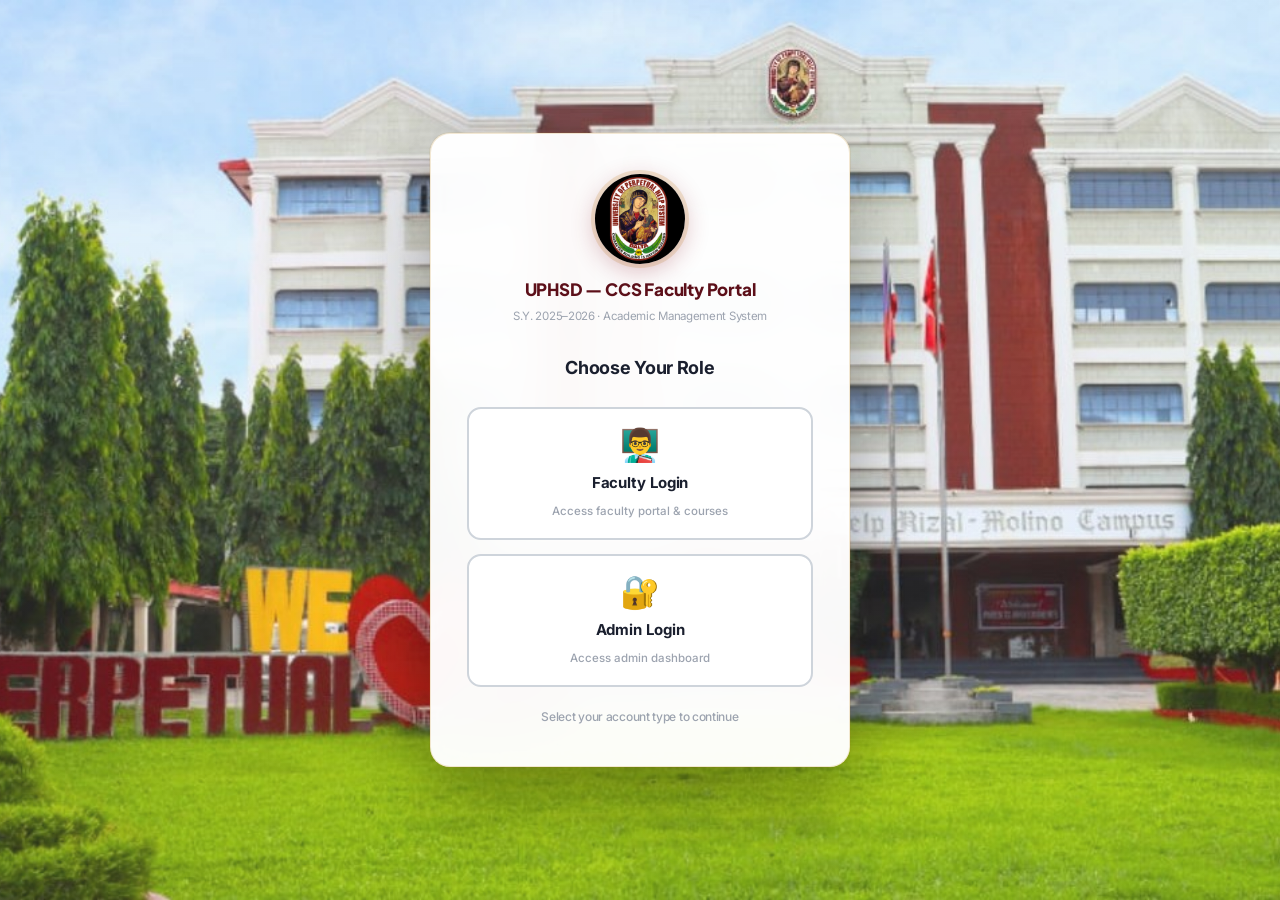
<file: index.html>
<!DOCTYPE html>
<html lang="en">
<head>
<meta charset="UTF-8"/>
<meta name="viewport" content="width=device-width, initial-scale=1.0"/>
<title>UPHSD — CCS Faculty Portal</title>
<link rel="stylesheet" href="style.css"/>
</head>
<body>


<!-- ================================================================ LOGIN SCREEN ================================================================ -->
<div class="login-screen" id="loginScreen">
  <div class="login-particles" id="loginParticles"></div>
  <div class="login-box">
    <div class="login-logo">
      <div class="login-icon">
        <img src="[data-uri]" alt="UPHSD Logo"/>
      </div>
      <h1>UPHSD — CCS Faculty Portal</h1>
      <p>S.Y. 2025–2026 &middot; Academic Management System</p>
    </div>

    <!-- LOGIN OPTIONS: FACULTY vs ADMIN -->
    <div class="auth-panel active" id="panel-login-options">
      <div class="option-title">Choose Your Role</div>
      <div class="option-buttons">
        <button class="option-btn faculty-option" onclick="selectRole('faculty'); showPanel('panel-login')">
          <span class="option-icon">👨‍🏫</span>
          <span class="option-text">Faculty Login</span>
          <span class="option-desc">Access faculty portal & courses</span>
        </button>
        <button class="option-btn admin-option" onclick="selectRole('admin'); showPanel('panel-login')">
          <span class="option-icon">🔐</span>
          <span class="option-text">Admin Login</span>
          <span class="option-desc">Access admin dashboard</span>
        </button>
      </div>
      <p class="option-hint">Select your account type to continue</p>
    </div>

    <!-- SIGN IN -->
    <div class="auth-panel" id="panel-login">
      <div class="auth-err" id="loginErr"></div>
      <div class="auth-ok" id="loginOk"></div>
      <div class="lf"><label>Username or Email</label><input type="text" id="loginUser" placeholder="username or email@gmail.com" onkeydown="if(event.key==='Enter')doLogin()"/></div>
      <div class="lf">
        <label>Password</label>
        <div class="pw-wrap">
          <input type="password" id="loginPass" placeholder="Enter your password" onkeydown="if(event.key==='Enter')doLogin()"/>
          <button class="pw-toggle" onclick="togglePw('loginPass')" tabindex="-1">
            <svg width="17" height="17" viewBox="0 0 24 24" fill="none" stroke="currentColor" stroke-width="2"><path d="M1 12s4-7 11-7 11 7 11 7-4 7-11 7S1 12 1 12z"/><circle cx="12" cy="12" r="3"/></svg>
          </button>
        </div>
      </div>
      <div class="forgot-link"><a onclick="showPanel('panel-forgot')">Forgot password?</a></div>
      <button class="login-btn" id="loginBtn" onclick="doLogin()">Sign In</button>
      <button class="demo-btn" onclick="demoLogin()">🚀 Demo Login</button>
      <div class="auth-divider"><span>DEMO CREDENTIALS</span></div>
      <div class="auth-hint">Username: <strong>hfavenir</strong> &nbsp;·&nbsp; Password: <strong>uphsd2026</strong></div>
      <div class="auth-hint" style="margin-top:6px">Username: <strong>admin</strong> &nbsp;·&nbsp; Password: <strong>admin123</strong></div>
      <div class="auth-link" style="margin-top:14px">Don't have an account? <a onclick="showPanel('panel-signup')">Create one</a></div>
    </div>

    <!-- SIGN UP -->
    <div class="auth-panel" id="panel-signup">
      <div class="step-dots">
        <div class="step-dot active" id="sdot-1"></div>
        <div class="step-dot" id="sdot-2"></div>
        <div class="step-dot" id="sdot-3"></div>
      </div>
      <div class="auth-err" id="signupErr"></div>
      <div class="lf"><label>Full Name</label><input type="text" id="su-name" placeholder="e.g. Juan Dela Cruz" onkeydown="if(event.key==='Enter')suNext()"/></div>
      <div class="lf"><label>Gmail Address</label><input type="email" id="su-email" placeholder="yourname@gmail.com" onkeydown="if(event.key==='Enter')suNext()"/></div>
      <div class="lf"><label>Username</label><input type="text" id="su-user" placeholder="Choose a username" onkeydown="if(event.key==='Enter')suNext()"/></div>
      <div class="lf">
        <label>Password</label>
        <div class="pw-wrap">
          <input type="password" id="su-pass" placeholder="Minimum 6 characters" onkeydown="if(event.key==='Enter')suNext()"/>
          <button class="pw-toggle" onclick="togglePw('su-pass')" tabindex="-1">
            <svg width="17" height="17" viewBox="0 0 24 24" fill="none" stroke="currentColor" stroke-width="2"><path d="M1 12s4-7 11-7 11 7 11 7-4 7-11 7S1 12 1 12z"/><circle cx="12" cy="12" r="3"/></svg>
          </button>
        </div>
      </div>
      <button class="login-btn" onclick="suNext()">📧 Send Verification via Gmail</button>
      <div class="auth-link">Already have an account? <a onclick="showPanel('panel-login')">Sign in</a></div>
    </div>

    <!-- VERIFY OTP (Signup) -->
    <div class="auth-panel" id="panel-verify">
      <div class="step-dots"><div class="step-dot done"></div><div class="step-dot done"></div><div class="step-dot active"></div></div>
      <div style="text-align:center;margin-bottom:14px"><div style="font-size:14px;font-weight:700;color:var(--text);margin-bottom:5px">Check your Gmail</div><div style="font-size:12px;color:var(--text3);line-height:1.6">A 6-digit verification code was sent to</div></div>
      <div class="verify-badge"><strong>Verification Code Sent To</strong><span id="verify-email-display"></span></div>
      <div class="auth-err" id="verifyErr"></div>
      <div style="font-size:10.5px;font-weight:700;color:var(--text3);text-align:center;letter-spacing:.4px;text-transform:uppercase;margin-bottom:4px">Enter 6-Digit Code</div>
      <div class="otp-row">
        <input class="otp-box" maxlength="1" id="otp0" oninput="otpInput(this,0)" onkeydown="otpKey(event,0)"/>
        <input class="otp-box" maxlength="1" id="otp1" oninput="otpInput(this,1)" onkeydown="otpKey(event,1)"/>
        <input class="otp-box" maxlength="1" id="otp2" oninput="otpInput(this,2)" onkeydown="otpKey(event,2)"/>
        <input class="otp-box" maxlength="1" id="otp3" oninput="otpInput(this,3)" onkeydown="otpKey(event,3)"/>
        <input class="otp-box" maxlength="1" id="otp4" oninput="otpInput(this,4)" onkeydown="otpKey(event,4)"/>
        <input class="otp-box" maxlength="1" id="otp5" oninput="otpInput(this,5)" onkeydown="otpKey(event,5)"/>
      </div>
      <button class="login-btn" onclick="doVerify()">✓ Verify &amp; Create Account</button>
      <div class="auth-link" style="margin-top:12px">Didn't receive it? <a onclick="resendOtp()">Resend</a> &nbsp;·&nbsp; <a onclick="showPanel('panel-signup')">Go back</a></div>
    </div>

    <!-- FORGOT PASSWORD -->
    <div class="auth-panel" id="panel-forgot">
      <div style="text-align:center;margin-bottom:18px">
        <div style="font-size:14px;font-weight:700;color:var(--text);margin-bottom:5px">Reset Password</div>
        <div style="font-size:12px;color:var(--text3);line-height:1.6">Enter your Gmail address or username. We'll send a reset link via Gmail.</div>
      </div>
      <div class="auth-err" id="forgotErr"></div>
      <div class="auth-ok" id="forgotOk"></div>
      <div class="lf"><label>Gmail or Username</label><input type="text" id="forgot-id" placeholder="yourname@gmail.com or username" onkeydown="if(event.key==='Enter')doForgot()"/></div>
      <button class="login-btn" id="forgotBtn" onclick="doForgot()">📧 Send Reset Link via Gmail</button>
      <div class="auth-link">Remember your password? <a onclick="showPanel('panel-login')">Sign in</a></div>
    </div>

    <!-- RESET PASSWORD (after receiving link/code) -->
    <div class="auth-panel" id="panel-reset">
      <div style="text-align:center;margin-bottom:16px">
        <div style="font-size:14px;font-weight:700;color:var(--text);margin-bottom:5px">Enter Reset Code</div>
        <div style="font-size:12px;color:var(--text3);line-height:1.6">A 6-digit reset code was sent to your Gmail.</div>
      </div>
      <div class="verify-badge"><strong>Reset Code Sent To</strong><span id="reset-email-display"></span></div>
      <div class="auth-err" id="resetErr"></div>
      <div style="font-size:10.5px;font-weight:700;color:var(--text3);text-align:center;letter-spacing:.4px;text-transform:uppercase;margin-bottom:4px">Enter 6-Digit Reset Code</div>
      <div class="otp-row">
        <input class="otp-box" maxlength="1" id="rotp0" oninput="rotpInput(this,0)" onkeydown="rotpKey(event,0)"/>
        <input class="otp-box" maxlength="1" id="rotp1" oninput="rotpInput(this,1)" onkeydown="rotpKey(event,1)"/>
        <input class="otp-box" maxlength="1" id="rotp2" oninput="rotpInput(this,2)" onkeydown="rotpKey(event,2)"/>
        <input class="otp-box" maxlength="1" id="rotp3" oninput="rotpInput(this,3)" onkeydown="rotpKey(event,3)"/>
        <input class="otp-box" maxlength="1" id="rotp4" oninput="rotpInput(this,4)" onkeydown="rotpKey(event,4)"/>
        <input class="otp-box" maxlength="1" id="rotp5" oninput="rotpInput(this,5)" onkeydown="rotpKey(event,5)"/>
      </div>
      <div class="lf" style="margin-top:12px">
        <label>New Password</label>
        <div class="pw-wrap">
          <input type="password" id="new-pass" placeholder="Minimum 6 characters"/>
          <button class="pw-toggle" onclick="togglePw('new-pass')" tabindex="-1">
            <svg width="17" height="17" viewBox="0 0 24 24" fill="none" stroke="currentColor" stroke-width="2"><path d="M1 12s4-7 11-7 11 7 11 7-4 7-11 7S1 12 1 12z"/><circle cx="12" cy="12" r="3"/></svg>
          </button>
        </div>
      </div>
      <button class="login-btn" onclick="doResetPassword()">🔒 Reset Password</button>
      <div class="auth-link"><a onclick="showPanel('panel-forgot')">Resend reset code</a></div>
    </div>

  </div>
</div>

<!-- ================================================================ APP ================================================================ -->
<div class="app app-hidden" id="appShell">

<!-- SIDEBAR -->
<aside class="sidebar">
  <div class="sb-logo">
    <div style="display:flex;align-items:center;gap:8px;margin-bottom:4px"><img src="[data-uri]" style="width:30px;height:30px;border-radius:50%;flex-shrink:0;border:1.5px solid rgba(200,147,42,.4)"/><h2>UPHSD — CCS</h2></div>
    <p>Faculty Portal &middot; S.Y. 2025–2026</p>
  </div>
  <div class="sb-search">
    <div class="sb-search-wrap">
      <svg viewBox="0 0 24 24" fill="none" stroke="currentColor" stroke-width="2"><circle cx="11" cy="11" r="7"/><path d="M21 21l-4.35-4.35"/></svg>
      <input class="sb-search-inp" type="text" placeholder="Search..." oninput="globalSearch(this.value)"/>
    </div>
  </div>
  <nav class="sb-nav">
    <div class="sb-sec">Overview</div>
    <div class="sb-item active" onclick="goPage('dashboard',this)" id="nav-dashboard">
      <svg viewBox="0 0 16 16" fill="none" stroke="currentColor" stroke-width="1.5"><rect x="1" y="1" width="6" height="6" rx="1"/><rect x="9" y="1" width="6" height="6" rx="1"/><rect x="1" y="9" width="6" height="6" rx="1"/><rect x="9" y="9" width="6" height="6" rx="1"/></svg>
      Dashboard
    </div>
    <div class="sb-item" onclick="goPage('profile',this)" id="nav-profile">
      <svg viewBox="0 0 16 16" fill="none" stroke="currentColor" stroke-width="1.5"><circle cx="8" cy="5" r="3"/><path d="M2 14c0-3.3 2.7-6 6-6s6 2.7 6 6"/></svg>
      My Profile
    </div>
    <div class="sb-sec">Academic</div>
    <div class="sb-item" onclick="goPage('courses',this)" id="nav-courses">
      <svg viewBox="0 0 16 16" fill="none" stroke="currentColor" stroke-width="1.5"><rect x="1" y="2" width="14" height="12" rx="1.5"/><line x1="1" y1="6" x2="15" y2="6"/><line x1="5" y1="2" x2="5" y2="6"/></svg>
      Courses
      <span class="sb-badge" id="courses-count">5</span>
    </div>
    <div class="sb-item" onclick="goPage('students',this)" id="nav-students">
      <svg viewBox="0 0 16 16" fill="none" stroke="currentColor" stroke-width="1.5"><circle cx="5" cy="4" r="2"/><path d="M1 14c0-2 1.5-3 4-3s4 1 4 3"/><circle cx="12" cy="5" r="2"/><path d="M9 15c0-1.5 1-2.5 3-2.5s3 1 3 2.5"/></svg>
      Students
    </div>
    <div class="sb-item" onclick="goPage('faculty',this)" id="nav-faculty">
      <svg viewBox="0 0 16 16" fill="none" stroke="currentColor" stroke-width="1.5"><rect x="2" y="2" width="12" height="12" rx="2"/><circle cx="8" cy="6" r="2"/><path d="M4.5 12c.6-1.6 1.9-2.4 3.5-2.4s2.9.8 3.5 2.4"/></svg>
      Faculty
    </div>
    <div class="sb-sec">Grading</div>
    <div class="sb-item" onclick="goPage('gradebook',this)" id="nav-gradebook">
      <svg viewBox="0 0 16 16" fill="none" stroke="currentColor" stroke-width="1.5"><rect x="2" y="1" width="12" height="14" rx="1"/><line x1="5" y1="5" x2="11" y2="5"/><line x1="5" y1="8" x2="11" y2="8"/><line x1="5" y1="11" x2="9" y2="11"/></svg>
      Grade Book
    </div>
    <div class="sb-item" onclick="goPage('attendance',this)" id="nav-attendance">
      <svg viewBox="0 0 16 16" fill="none" stroke="currentColor" stroke-width="1.5"><rect x="2" y="3" width="12" height="11" rx="1"/><path d="M5 1v4M11 1v4"/><line x1="2" y1="7" x2="14" y2="7"/></svg>
      Attendance
    </div>
    <div class="sb-item" onclick="goPage('calculator',this)" id="nav-calculator">
      <svg viewBox="0 0 16 16" fill="none" stroke="currentColor" stroke-width="1.5"><rect x="2" y="1" width="12" height="14" rx="1"/><line x1="5" y1="4" x2="11" y2="4"/><rect x="4" y="7" width="2" height="2" rx=".3"/><rect x="7" y="7" width="2" height="2" rx=".3"/><rect x="10" y="7" width="2" height="2" rx=".3"/><rect x="4" y="11" width="2" height="2" rx=".3"/><rect x="7" y="11" width="2" height="2" rx=".3"/><rect x="10" y="11" width="2" height="2" rx=".3"/></svg>
      Grade Calculator
    </div>
    <div class="sb-sec">Communication</div>
    <div class="sb-item" onclick="goPage('gmail',this)" id="nav-gmail">
      <svg viewBox="0 0 16 16" fill="none" stroke="currentColor" stroke-width="1.5"><rect x="1" y="3" width="14" height="10" rx="1"/><path d="M1 4l7 5 7-5"/></svg>
      Gmail Reports
    </div>
  </nav>

  <!-- Today's Schedule -->
  <div class="sb-schedule">
    <div class="sb-sched-title">Today's Schedule</div>
    <div id="sb-today-sched"></div>
  </div>

  <div class="sb-foot">
    <div class="sb-user" style="display:none">
      <div class="sb-av" id="sb-av-initials">HF</div>
      <div style="flex:1;min-width:0">
        <div class="sb-un" id="sb-name">Homer T. Favenir</div>
        <div class="sb-ur" id="sb-role">Faculty · CCS</div>
      </div>
    </div>
    <button class="logout-btn" onclick="doLogout()">
      <svg width="13" height="13" viewBox="0 0 24 24" fill="none" stroke="currentColor" stroke-width="2.5"><path d="M9 21H5a2 2 0 01-2-2V5a2 2 0 012-2h4"/><polyline points="16 17 21 12 16 7"/><line x1="21" y1="12" x2="9" y2="12"/></svg>
      Log Out
    </button>
  </div>
</aside>

<!-- MAIN -->
<div class="main">
  <header class="topbar">
    <div class="topbar-l">
      <h1 id="pgTitle">Dashboard</h1>
      <p id="pgSub">UPHSD College of Computer Studies &middot; S.Y. 2025–2026</p>
    </div>
    <div class="topbar-r">
      <div class="top-search">
        <svg viewBox="0 0 24 24" fill="none" stroke="currentColor" stroke-width="2"><circle cx="11" cy="11" r="7"/><path d="M21 21l-4.35-4.35"/></svg>
        <input type="text" placeholder="Search students, courses..." oninput="globalSearch(this.value)" id="topSearchInp"/>
      </div>
      <div class="topbar-profile" onclick="goPage('profile',document.getElementById('nav-profile'))" title="Open My Profile">
        <div class="topbar-profile-meta">
          <div class="topbar-profile-name" id="facultyTopName">Homer T. Favenir</div>
          <div class="topbar-profile-role" id="facultyTopRole">Faculty · CCS</div>
        </div>
        <div class="topbar-profile-av" id="facultyTopAvatar">HF</div>
      </div>
      <button class="btn btn-primary btn-sm" onclick="openAddCourse()">+ Add Course</button>
    </div>
  </header>

  <div class="content">

    <!-- ========== DASHBOARD PAGE ========== -->
    <div class="page active" id="pg-dashboard">
      <div id="faculty-dashboard-view">
        <div class="stat-row" id="dash-stats"></div>

        <div class="acad-grid">
          <!-- Left: Academic Overview + Active Courses -->
          <div>
            <div class="card" style="margin-bottom:16px">
              <div class="card-hd">
                <div class="card-hd-l"><h3>Academic Overview</h3><p>Class performance metrics across all courses</p></div>
              </div>
              <div id="acad-overview"></div>
            </div>
            <div class="card">
              <div class="card-hd">
                <div class="card-hd-l"><h3>Active Courses</h3><p>Your courses this semester</p></div>
                <div class="card-hd-r"><button class="btn btn-primary btn-sm" onclick="goPage('courses',document.getElementById('nav-courses'))">View All</button></div>
              </div>
              <div id="dash-courses-list"></div>
            </div>
          </div>
          <!-- Right: Calendar + Events -->
          <div>
            <div class="card" style="margin-bottom:16px">
              <div class="card-hd">
                <div class="card-hd-l"><h3>Calendar</h3><p id="cal-month-label">April 2026</p></div>
                <div class="card-hd-r">
                  <button class="btn btn-ghost btn-sm" onclick="calNav(-1)">&#8249;</button>
                  <button class="btn btn-ghost btn-sm" onclick="calNav(1)">&#8250;</button>
                </div>
              </div>
              <div class="calendar-mini" id="cal-grid"></div>
            </div>
            <div class="card">
              <div class="card-hd">
                <div class="card-hd-l"><h3>Upcoming Events</h3><p>Deadlines &amp; activities</p></div>
                <div class="card-hd-r"><button class="btn btn-sm" onclick="openAddEvent()">+ Event</button></div>
              </div>
              <div id="events-list"></div>
            </div>
          </div>
        </div>
      </div>

      <div id="admin-dashboard-view" style="display:none">
        <div class="stat-row" id="admin-stats"></div>

        <div class="acad-grid">
          <div>
            <div class="card" style="margin-bottom:16px">
              <div class="card-hd">
                <div class="card-hd-l"><h3>Department Insights</h3><p>Current load and performance by department cluster</p></div>
              </div>
              <div id="admin-dept-insights"></div>
            </div>
            <div class="card">
              <div class="card-hd">
                <div class="card-hd-l"><h3>Department Faculty Status</h3><p>Course allocation and student coverage</p></div>
              </div>
              <div id="admin-dept-status"></div>
            </div>
          </div>

          <div>
            <div class="card" style="margin-bottom:16px">
              <div class="card-hd">
                <div class="card-hd-l"><h3>Administrative Alerts</h3><p>Students requiring immediate review</p></div>
              </div>
              <div id="admin-alerts"></div>
            </div>
            <div class="card">
              <div class="card-hd">
                <div class="card-hd-l"><h3>Academic Deadlines</h3><p>Upcoming events and key dates</p></div>
              </div>
              <div id="admin-deadlines"></div>
            </div>
          </div>
        </div>

        <div class="card" style="margin-top:16px">
          <div class="card-hd">
            <div class="card-hd-l"><h3>Administrative Actions</h3><p>Quick controls for academic management</p></div>
          </div>
          <div id="admin-actions" style="display:flex;gap:8px;flex-wrap:wrap"></div>
        </div>
      </div>
    </div>

    <!-- ========== PROFILE PAGE ========== -->
    <div class="page" id="pg-profile">
      <div class="profile-header" id="profile-header"></div>
      <div style="display:grid;grid-template-columns:1fr 1fr;gap:16px">
        <div class="card">
          <div class="card-hd"><div class="card-hd-l"><h3>Edit Profile</h3><p>Update your account information</p></div></div>
          <div class="profile-upload-section">
            <div class="profile-upload-box" id="profileUploadBox" onclick="document.getElementById('profileUploadInput').click()">
              <div class="profile-upload-preview" id="profileUploadPreview">📷</div>
              <div class="profile-upload-text">
                <div class="profile-upload-title">Click to Upload</div>
                <div class="profile-upload-hint">or drag and drop</div>
              </div>
            </div>
            <input type="file" id="profileUploadInput" accept="image/*" style="display:none" onchange="handleProfileUpload(event)"/>
            <div class="profile-upload-note">JPG, PNG or GIF (Max. 5MB)</div>
          </div>
          <div class="form-row"><label>Full Name</label><input id="pf-name" type="text"/></div>
          <div class="form-row"><label>Email Address</label><input id="pf-email" type="email"/></div>
          <div class="form-row"><label>Department</label><input id="pf-dept" type="text" placeholder="College of Computer Studies"/></div>
          <div class="form-row"><label>Employee ID</label><input id="pf-eid" type="text" placeholder="CCS-2024-001"/></div>
          <div class="form-row"><label>Phone</label><input id="pf-phone" type="text" placeholder="+63 912 345 6789"/></div>
          <button class="btn btn-success" onclick="saveProfile()" style="width:100%;justify-content:center">💾 Save Profile</button>
        </div>
        <div class="card">
          <div class="card-hd"><div class="card-hd-l"><h3>Change Password</h3><p>Update your account password</p></div></div>
          <div class="form-row"><label>Current Password</label><div class="pw-wrap"><input type="password" id="pf-cpw" placeholder="Current password"/></div></div>
          <div class="form-row"><label>New Password</label><div class="pw-wrap"><input type="password" id="pf-npw" placeholder="New password (min 6 chars)"/></div></div>
          <div class="form-row"><label>Confirm Password</label><div class="pw-wrap"><input type="password" id="pf-cpw2" placeholder="Confirm new password"/></div></div>
          <button class="btn btn-primary" onclick="changePassword()" style="width:100%;justify-content:center">🔒 Change Password</button>
          <hr/>
          <div class="card-hd" style="margin-bottom:8px"><div class="card-hd-l"><h3>Teaching Assignments</h3></div></div>
          <div id="pf-courses-list"></div>
        </div>
      </div>
    </div>

    <!-- ========== COURSES PAGE ========== -->
    <div class="page" id="pg-courses">
      <!-- Main courses list -->
      <div id="courses-main-view">
        <div class="course-grid" id="courses-grid"></div>
        <button class="btn btn-primary" onclick="openAddCourse()" style="margin-top:4px">+ Add Course</button>
      </div>

      <!-- Student list view (inside course) -->
      <div id="course-student-view" style="display:none">
        <div class="slv-header">
          <div class="slv-back" onclick="showCoursesMain()">
            <svg width="14" height="14" viewBox="0 0 24 24" fill="none" stroke="currentColor" stroke-width="2.5"><polyline points="15 18 9 12 15 6"/></svg>
            Back to Courses
          </div>
          <div>
            <h2 id="csv-course-name" style="font-size:16px;font-weight:800"></h2>
            <p id="csv-course-meta" style="font-size:12px;color:var(--text3);margin-top:2px"></p>
          </div>
        </div>
        <div class="tabs">
          <div class="tab active" onclick="switchTab(this,'csv-tab-students')">Student Records</div>
          <div class="tab" onclick="switchTab(this,'csv-tab-activities')">Activities &amp; Exams</div>
          <div class="tab" onclick="switchTab(this,'csv-tab-attendance')">Attendance</div>
        </div>

        <!-- Students Tab -->
        <div class="tab-pane active" id="csv-tab-students">
          <div class="card">
            <div class="card-hd">
              <div class="card-hd-l"><h3>Student Record Summary</h3><p>Performance overview for enrolled students</p></div>
              <div class="card-hd-r">
                <button class="btn btn-primary btn-sm" onclick="openEnrollStudent()">+ Enroll Student</button>
              </div>
            </div>
            <div class="tbl-wrap">
              <table>
                <thead><tr><th>#</th><th>Student Name</th><th>ID</th><th>Email</th><th>Att.%</th><th>QE Avg</th><th>RA Avg</th><th>Project</th><th>Major Exam</th><th>TPS</th><th>Grade</th><th>Status</th></tr></thead>
                <tbody id="csv-student-body"></tbody>
              </table>
            </div>
          </div>
        </div>

        <!-- Activities Tab -->
        <div class="tab-pane" id="csv-tab-activities">
          <div class="card">
            <div class="card-hd">
              <div class="card-hd-l"><h3>Course Activities, Assignments &amp; Exams</h3></div>
              <div class="card-hd-r">
                <button class="btn btn-primary btn-sm" onclick="openAddCourseActivity()">+ Add Activity</button>
              </div>
            </div>
            <!-- Sections -->
            <div class="section-hd"><h4>📝 Quizzes &amp; Exercises</h4></div>
            <div id="csv-acts-qe"></div>
            <div class="section-hd" style="margin-top:12px"><h4>📋 Assignments &amp; Recitation</h4></div>
            <div id="csv-acts-ra"></div>
            <div class="section-hd" style="margin-top:12px"><h4>📚 Prelim</h4></div>
            <div id="csv-acts-prelim"></div>
            <div class="section-hd" style="margin-top:12px"><h4>📖 Midterm</h4></div>
            <div id="csv-acts-midterm"></div>
            <div class="section-hd" style="margin-top:12px"><h4>🏁 Final / Project</h4></div>
            <div id="csv-acts-final"></div>
          </div>
        </div>

        <!-- Attendance Tab -->
        <div class="tab-pane" id="csv-tab-attendance">
          <div class="card">
            <div class="card-hd">
              <div class="card-hd-l"><h3>Attendance Record</h3><p>Click cell to toggle P → A → L</p></div>
              <div class="card-hd-r">
                <button class="btn btn-primary btn-sm" onclick="openEnrollStudent()">+ Enroll Student</button>
                <button class="btn btn-sm" onclick="addCourseWeek()">+ Add Week</button>
                <button class="btn btn-danger btn-sm" onclick="delCourseWeek()">− Remove Week</button>
                <button class="btn btn-success btn-sm" onclick="toast('Attendance saved!','ok')">💾 Save</button>
              </div>
            </div>
            <div class="tbl-wrap" id="csv-att-wrap"></div>
          </div>
        </div>
      </div>
    </div>

    <!-- ========== STUDENTS PAGE ========== -->
    <div class="page" id="pg-students">
      <div class="card" style="margin-bottom:16px">
        <div class="card-hd">
          <div class="card-hd-l"><h3>Student Directory</h3><p>Manage and view all enrolled students</p></div>
        </div>
        <div style="display:grid;grid-template-columns:repeat(4,1fr);gap:12px;margin-bottom:16px">
          <div class="form-row" style="margin-bottom:0">
            <label>Course</label>
            <div class="dropdown-select-wrap">
              <select id="stud-filter-course" onchange="filterStudents()">
                <option value="">All Courses</option>
              </select>
            </div>
          </div>
          <div class="form-row" style="margin-bottom:0">
            <label>Year Level</label>
            <div class="dropdown-select-wrap">
              <select id="stud-filter-year" onchange="filterStudents()">
                <option value="">All Years</option>
                <option value="1st">1st Year</option>
                <option value="2nd">2nd Year</option>
                <option value="3rd">3rd Year</option>
                <option value="4th">4th Year</option>
              </select>
            </div>
          </div>
          <div class="form-row" style="margin-bottom:0">
            <label>Section</label>
            <div class="dropdown-select-wrap">
              <select id="stud-filter-section" onchange="filterStudents()">
                <option value="">All Sections</option>
                <option value="A">Section A</option>
                <option value="B">Section B</option>
                <option value="C">Section C</option>
                <option value="D">Section D</option>
              </select>
            </div>
          </div>
          <div class="form-row" style="margin-bottom:0">
            <label>Search</label>
            <input type="text" id="stud-search" placeholder="Name, ID, or Email..." oninput="filterStudents()" style="border-radius:var(--radius-sm)"/>
          </div>
        </div>
        <div style="display:flex;gap:8px;margin-bottom:14px">
          <button class="btn btn-primary btn-sm" onclick="exportStudents()">📥 Export to CSV</button>
          <button class="btn btn-success btn-sm" onclick="openAddStudent()">+ Add Student</button>
          <button class="btn btn-ghost btn-sm" onclick="resetStudentFilters()">↺ Reset Filters</button>
        </div>
      </div>

      <div class="card">
        <div class="card-hd">
          <div class="card-hd-l"><h3>Student List</h3><p id="stud-count-label">Showing all students</p></div>
        </div>
        <div class="tbl-wrap">
          <table>
            <thead>
              <tr>
                <th>#</th>
                <th>Student Name</th>
                <th>Student ID</th>
                <th>Email</th>
                <th>Year</th>
                <th>Section</th>
                <th>Courses Enrolled</th>
                <th>Status</th>
                <th>Actions</th>
              </tr>
            </thead>
            <tbody id="students-table-body">
              <!-- Sample row -->
              <tr>
                <td>1</td>
                <td><strong>Juan Dela Cruz</strong></td>
                <td>CCS-2024-001</td>
                <td>juan.delacruz@uphsd.edu.ph</td>
                <td>2nd Year</td>
                <td>Section A</td>
                <td><span class="badge bg-blue">5 courses</span></td>
                <td><span class="badge bg-green">Active</span></td>
                <td>
                  <div class="td-actions">
                    <button class="btn btn-sm" onclick="viewStudentProfile(1)" title="View Profile">👁</button>
                    <button class="btn btn-sm" onclick="editStudent(1)" title="Edit">✏️</button>
                    <button class="btn btn-danger btn-sm" onclick="removeStudent(1)" title="Remove">✕</button>
                  </div>
                </td>
              </tr>
              <tr>
                <td>2</td>
                <td><strong>Maria Santos</strong></td>
                <td>CCS-2024-002</td>
                <td>maria.santos@uphsd.edu.ph</td>
                <td>2nd Year</td>
                <td>Section A</td>
                <td><span class="badge bg-blue">5 courses</span></td>
                <td><span class="badge bg-green">Active</span></td>
                <td>
                  <div class="td-actions">
                    <button class="btn btn-sm" onclick="viewStudentProfile(2)" title="View Profile">👁</button>
                    <button class="btn btn-sm" onclick="editStudent(2)" title="Edit">✏️</button>
                    <button class="btn btn-danger btn-sm" onclick="removeStudent(2)" title="Remove">✕</button>
                  </div>
                </td>
              </tr>
              <tr>
                <td>3</td>
                <td><strong>Carlos Reyes</strong></td>
                <td>CCS-2024-003</td>
                <td>carlos.reyes@uphsd.edu.ph</td>
                <td>1st Year</td>
                <td>Section B</td>
                <td><span class="badge bg-blue">4 courses</span></td>
                <td><span class="badge bg-green">Active</span></td>
                <td>
                  <div class="td-actions">
                    <button class="btn btn-sm" onclick="viewStudentProfile(3)" title="View Profile">👁</button>
                    <button class="btn btn-sm" onclick="editStudent(3)" title="Edit">✏️</button>
                    <button class="btn btn-danger btn-sm" onclick="removeStudent(3)" title="Remove">✕</button>
                  </div>
                </td>
              </tr>
            </tbody>
          </table>
        </div>
      </div>
    </div>

    <!-- ========== GRADE BOOK PAGE ========== -->
    <div class="page" id="pg-faculty">
      <div class="card" style="margin-bottom:16px">
        <div class="card-hd">
          <div class="card-hd-l"><h3>Faculty Directory</h3><p>Browse all faculty members, switch views, and open detailed profiles</p></div>
          <div class="card-hd-r">
            <button class="btn btn-sm" id="faculty-view-card-btn" onclick="setFacultyView('card')">Card View</button>
            <button class="btn btn-sm" id="faculty-view-list-btn" onclick="setFacultyView('list')">List View</button>
            <button class="btn btn-primary btn-sm" onclick="openAddFaculty()">+ Add Faculty</button>
          </div>
        </div>

        <div style="display:grid;grid-template-columns:2fr 1fr;gap:12px">
          <div class="form-row" style="margin-bottom:0">
            <label>Search Faculty</label>
            <input type="text" id="faculty-search" placeholder="Name, email, specialization..." oninput="renderFacultyPage()"/>
          </div>
          <div class="form-row" style="margin-bottom:0">
            <label>Department</label>
            <div class="dropdown-select-wrap">
              <select id="faculty-dept-filter" onchange="renderFacultyPage()">
                <option value="">All Departments</option>
                <option value="College of Computer Studies">College of Computer Studies</option>
                <option value="IT Department">IT Department</option>
                <option value="General Education">General Education</option>
              </select>
            </div>
          </div>
        </div>
      </div>

      <div id="faculty-view-container"></div>
    </div>

    <div class="page" id="pg-faculty-profile">
      <div class="card" style="margin-bottom:16px">
        <div class="card-hd">
          <div class="card-hd-l"><h3>Faculty Profile</h3><p>Detailed teaching and contact information</p></div>
          <div class="card-hd-r"><button class="btn btn-sm" onclick="goPage('faculty',document.getElementById('nav-faculty'))">&#8249; Back to Faculty</button></div>
        </div>
        <div id="faculty-profile-content"></div>
      </div>
    </div>

    <!-- ========== GRADE BOOK PAGE ========== -->
    <div class="page" id="pg-gradebook">
      <div class="form-row" style="margin-bottom:14px">
        <label>Select Course</label>
        <div class="dropdown-select-wrap">
          <select id="gb-course-sel" onchange="renderGradebook()"></select>
        </div>
      </div>
      <div class="tabs">
        <div class="tab active" onclick="switchTab(this,'tb-qe')">Quizzes / Exercises</div>
        <div class="tab" onclick="switchTab(this,'tb-ra')">Recitation / Research</div>
        <div class="tab" onclick="switchTab(this,'tb-proj')">Project</div>
        <div class="tab" onclick="switchTab(this,'tb-major')">Major Exam</div>
      </div>
      <div class="tab-pane active" id="tb-qe">
        <div class="card">
          <div class="card-hd">
            <div class="card-hd-l"><h3>Quiz &amp; Exercise Grades</h3><p>30% weight inside Class Performance</p></div>
            <div class="card-hd-r">
              <button class="btn btn-primary btn-sm" onclick="addCol('qe')">+ Add Column</button>
              <button class="btn btn-danger btn-sm" onclick="delLastCol('qe')">− Remove Last</button>
              <button class="btn btn-success btn-sm" onclick="toast('QE grades saved!','ok')">💾 Save</button>
            </div>
          </div>
          <div class="tbl-wrap" id="qe-wrap"></div>
        </div>
      </div>
      <div class="tab-pane" id="tb-ra">
        <div class="card">
          <div class="card-hd">
            <div class="card-hd-l"><h3>Recitation / Research</h3><p>50% weight inside Class Performance</p></div>
            <div class="card-hd-r">
              <button class="btn btn-primary btn-sm" onclick="addCol('ra')">+ Add Column</button>
              <button class="btn btn-danger btn-sm" onclick="delLastCol('ra')">− Remove Last</button>
              <button class="btn btn-success btn-sm" onclick="toast('RA grades saved!','ok')">💾 Save</button>
            </div>
          </div>
          <div class="tbl-wrap" id="ra-wrap"></div>
        </div>
      </div>
      <div class="tab-pane" id="tb-proj">
        <div class="card">
          <div class="card-hd">
            <div class="card-hd-l"><h3>Project Grade</h3><p>10% weight inside Class Performance</p></div>
            <div class="card-hd-r"><button class="btn btn-success btn-sm" onclick="toast('Project grades saved!','ok')">💾 Save</button></div>
          </div>
          <div class="tbl-wrap" id="proj-wrap"></div>
        </div>
      </div>
      <div class="tab-pane" id="tb-major">
        <div class="card">
          <div class="card-hd">
            <div class="card-hd-l"><h3>Major Exam (FINALE)</h3><p>30% of Total Final Grade</p></div>
            <div class="card-hd-r"><button class="btn btn-success btn-sm" onclick="toast('Major exam saved!','ok')">💾 Save</button></div>
          </div>
          <div class="tbl-wrap" id="major-wrap"></div>
        </div>
      </div>
    </div>

    <!-- ========== ATTENDANCE PAGE ========== -->
    <div class="page" id="pg-attendance">
      <div class="form-row" style="margin-bottom:14px">
        <label>Select Course</label>
        <div class="dropdown-select-wrap">
          <select id="att-course-sel" onchange="renderAttendance()"></select>
        </div>
      </div>
      <div class="card">
        <div class="card-hd">
          <div class="card-hd-l"><h3>Attendance Record</h3><p>Click any cell to toggle P → A → L</p></div>
          <div class="card-hd-r">
            <button class="btn btn-primary btn-sm" onclick="addWeek()">+ Add Week</button>
            <button class="btn btn-danger btn-sm" onclick="delWeek()">− Remove Last</button>
            <button class="btn btn-success btn-sm" onclick="toast('Attendance saved!','ok')">💾 Save</button>
          </div>
        </div>
        <div style="display:flex;gap:14px;font-size:11.5px;color:var(--text3);margin-bottom:12px;flex-wrap:wrap">
          <span style="display:flex;align-items:center;gap:5px"><span style="width:10px;height:10px;border-radius:50%;background:var(--green);display:inline-block"></span>P = Present</span>
          <span style="display:flex;align-items:center;gap:5px"><span style="width:10px;height:10px;border-radius:50%;background:var(--red);display:inline-block"></span>A = Absent</span>
          <span style="display:flex;align-items:center;gap:5px"><span style="width:10px;height:10px;border-radius:50%;background:var(--amber);display:inline-block"></span>L = Late (0.5 credit)</span>
        </div>
        <div class="tbl-wrap" id="att-wrap"></div>
      </div>
      <div class="card">
        <div class="card-hd"><div class="card-hd-l"><h3>Attendance Summary</h3></div></div>
        <div class="tbl-wrap">
          <table>
            <thead><tr><th>Student</th><th>ID</th><th>Email</th><th>Present</th><th>Absent</th><th>Late</th><th>Total</th><th>Att.%</th><th>Score</th></tr></thead>
            <tbody id="att-sum"></tbody>
          </table>
        </div>
      </div>
    </div>

    <!-- ========== CALCULATOR PAGE ========== -->
    <div class="page" id="pg-calculator">
      <div style="display:grid;grid-template-columns:1fr 1fr;gap:16px">
        <div class="card">
          <h3 style="font-size:14px;font-weight:700;margin-bottom:16px">Grade Input</h3>
          <div class="form-row"><label>Auto-fill from Student</label><select id="calc-sel" onchange="calcAutoFill()"><option value="">— Manual Entry —</option></select></div>
          <hr/>
          <p style="font-size:11px;font-weight:700;color:var(--accent);text-transform:uppercase;letter-spacing:.5px;margin-bottom:12px">Class Performance (70%)</p>
          <div class="form-row"><label>Attendance Score (×10%)</label><input type="number" id="ci-att" min="0" max="100" placeholder="0–100" oninput="calcNow()"/></div>
          <div class="form-row"><label>Quiz / Exercise Average (×30%)</label><input type="number" id="ci-qe" min="0" max="100" placeholder="0–100" oninput="calcNow()"/></div>
          <div class="form-row"><label>Recitation / Research Average (×50%)</label><input type="number" id="ci-ra" min="0" max="100" placeholder="0–100" oninput="calcNow()"/></div>
          <div class="form-row"><label>Project Grade (×10%)</label><input type="number" id="ci-proj" min="0" max="100" placeholder="0–100" oninput="calcNow()"/></div>
          <hr/>
          <p style="font-size:11px;font-weight:700;color:var(--accent);text-transform:uppercase;letter-spacing:.5px;margin-bottom:12px">Major Exam (30%)</p>
          <div class="form-row"><label>Major Exam Score</label><input type="number" id="ci-exam" min="0" max="100" placeholder="0–100" oninput="calcNow()"/></div>
          <button class="btn btn-primary" style="width:100%;justify-content:center;margin-top:6px" onclick="calcNow()">▶ Compute Grade</button>
        </div>
        <div class="card">
          <h3 style="font-size:14px;font-weight:700;margin-bottom:14px">Computation Breakdown</h3>
          <div class="fbox" id="fbox"><span class="cm">// Enter values on the left and click Compute</span></div>
          <div class="res-box">
            <div class="rl">Final Transmuted Grade</div>
            <div class="rg" id="r-grade">—</div>
            <div class="rr" id="r-rating">Enter values to compute</div>
          </div>
          <hr/>
          <p style="font-size:11px;font-weight:700;color:var(--text2);text-transform:uppercase;letter-spacing:.4px;margin-bottom:8px">Transmutation Scale</p>
          <div style="display:grid;grid-template-columns:1fr 1fr;gap:6px;font-size:12px">
            <div class="badge bg-green" style="justify-content:space-between;padding:6px 10px">90–100 <strong>Outstanding</strong></div>
            <div class="badge bg-blue" style="justify-content:space-between;padding:6px 10px">80–89 <strong>Very Good</strong></div>
            <div class="badge bg-amber" style="justify-content:space-between;padding:6px 10px">70–79 <strong>Good</strong></div>
            <div class="badge bg-gray" style="justify-content:space-between;padding:6px 10px">60–69 <strong>Fair</strong></div>
            <div class="badge bg-red" style="justify-content:space-between;padding:6px 10px">&lt;60 <strong>Poor</strong></div>
          </div>
        </div>
      </div>
    </div>

    <!-- ========== GMAIL PAGE ========== -->
    <div class="page" id="pg-gmail">
      <div style="display:grid;grid-template-columns:1fr 1fr;gap:16px">
        <div class="card">
          <h3 style="font-size:14px;font-weight:700;margin-bottom:14px">Send Grade Report via Gmail</h3>
          <div class="form-row"><label>Select Course</label><select id="gm-course-sel" onchange="gmPopulateStudents()"></select></div>
          <div class="form-row"><label>Select Student</label><select id="gm-sel" onchange="gmAutoFill()"></select></div>
          <div class="gm-compose">
            <div class="gm-hd">
              <svg width="20" height="14" viewBox="0 0 20 14" fill="none"><rect width="20" height="14" rx="2" fill="#EA4335"/><path d="M0 2l10 7 10-7" stroke="#fff" stroke-width="1.5"/></svg>
              <span>Gmail Compose</span>
              <span class="badge bg-green" style="margin-left:auto;font-size:10px">Connected</span>
            </div>
            <div class="gm-field"><label>To:</label><input type="email" id="gm-to" placeholder="student@email.com"/></div>
            <div class="gm-field"><label>CC:</label><input type="email" id="gm-cc" placeholder="parent@email.com (optional)"/></div>
            <div class="gm-field"><label>Subject:</label><input type="text" id="gm-subj" placeholder="Grade Report—HCI 1"/></div>
            <div class="gm-body"><textarea id="gm-body" placeholder="Email body..."></textarea></div>
            <div class="gm-ft">
              <button class="btn btn-primary btn-sm" onclick="sendGmail()">📨 Send via Gmail</button>
              <button class="btn btn-sm" onclick="gmAutoFill()">↺ Auto-fill</button>
              <button class="btn btn-danger btn-sm" onclick="clearGmail()">✕ Clear</button>
            </div>
          </div>
        </div>
        <div class="card">
          <h3 style="font-size:14px;font-weight:700;margin-bottom:14px">Sent Reports Log</h3>
          <div id="gm-log"><div class="empty">No emails sent yet.</div></div>
        </div>
      </div>
    </div>

  </div><!-- /content -->
</div><!-- /main -->
</div><!-- /app -->

<!-- ======================== ADMIN APPLICATION SHELL ======================== -->
<div class="app app-hidden" id="adminShell">
  <!-- ADMIN SIDEBAR -->
  <aside class="sidebar" id="adminSidebar">
    <div class="sb-logo">
      <div style="display:flex;align-items:center;gap:8px;margin-bottom:2px">
        <svg viewBox="0 0 32 32" width="28" height="28"><circle cx="16" cy="16" r="15" fill="#8b1a2a" opacity=".15"/><text x="50%" y="56%" dominant-baseline="middle" text-anchor="middle" font-size="14" font-weight="900" fill="#8b1a2a" font-family="Plus Jakarta Sans">A</text></svg>
        <h2>UPHSD — Admin</h2>
      </div>
      <p>Academic Management System</p>
      <div class="sb-admin-tag">
        <svg width="9" height="9" viewBox="0 0 16 16" fill="currentColor"><path d="M8 1l2 4h5l-4 3 1.5 5L8 11l-4.5 2.5L5 8.5 1 5.5h5z"/></svg>
        Administrator
      </div>
    </div>

    <nav class="sb-nav">
      <div class="sb-sec">Management</div>
      <div class="sb-item active" onclick="switchAdminPage('dashboard', this)">
        <svg viewBox="0 0 16 16" fill="none" stroke="currentColor" stroke-width="1.5"><rect x="1" y="1" width="6" height="6" rx="1"/><rect x="9" y="1" width="6" height="6" rx="1"/><rect x="1" y="9" width="6" height="6" rx="1"/><rect x="9" y="9" width="6" height="6" rx="1"/></svg>
        Dashboard
      </div>
      <div class="sb-item" onclick="switchAdminPage('faculty', this)">
        <svg viewBox="0 0 16 16" fill="none" stroke="currentColor" stroke-width="1.5"><circle cx="8" cy="5" r="3"/><path d="M4 14c0-3 1.8-5 4-5s4 2 4 5"/></svg>
        Faculty Management
        <span class="sb-badge">142</span>
      </div>
      <div class="sb-item" onclick="switchAdminPage('students', this)">
        <svg viewBox="0 0 16 16" fill="none" stroke="currentColor" stroke-width="1.5"><circle cx="5" cy="4" r="2"/><path d="M1 14c0-2 1.5-3 4-3s4 1 4 3"/><circle cx="12" cy="5" r="2"/><path d="M9 15c0-1.5 1-2.5 3-2.5s3 1 3 2.5"/></svg>
        Student Management
        <span class="sb-badge">1,248</span>
      </div>
      <div class="sb-sec">Academic</div>
      <div class="sb-item" onclick="switchAdminPage('enrollment', this)">
        <svg viewBox="0 0 16 16" fill="none" stroke="currentColor" stroke-width="1.5"><rect x="2" y="2" width="12" height="12" rx="1.5"/><path d="M5 8h6M5 5h3M5 11h4"/></svg>
        Enrollment
      </div>
      <div class="sb-item" onclick="switchAdminPage('designation', this)">
        <svg viewBox="0 0 16 16" fill="none" stroke="currentColor" stroke-width="1.5"><circle cx="8" cy="5" r="3"/><path d="M3 14s1-4 5-4 5 4 5 4"/><path d="M11 8l2 2-4 4-2-2"/></svg>
        Designation
      </div>
      <div class="sb-item" onclick="switchAdminPage('curriculum', this)">
        <svg viewBox="0 0 16 16" fill="none" stroke="currentColor" stroke-width="1.5"><rect x="2" y="1" width="12" height="14" rx="1"/><line x1="5" y1="5" x2="11" y2="5"/><line x1="5" y1="8" x2="11" y2="8"/><line x1="5" y1="11" x2="9" y2="11"/></svg>
        Curriculum
      </div>
    </nav>

    <div class="sb-foot">
      <div class="sb-user">
        <div class="sb-av" style="background: linear-gradient(135deg, #8b1a2a, #b52235);">AD</div>
        <div>
          <div class="sb-un">Administrator</div>
          <div class="sb-ur">System Admin</div>
        </div>
      </div>
      <button class="logout-btn" onclick="doLogout()">
        <svg width="14" height="14" viewBox="0 0 16 16" fill="none" stroke="currentColor" stroke-width="2"><path d="M6 3H3a1 1 0 00-1 1v8a1 1 0 001 1h3M10 11l4-3-4-3M14 8H6"/></svg>
        Sign Out
      </button>
    </div>
  </aside>

  <!-- ADMIN MAIN -->
  <div class="main">
    <div class="topbar">
      <div class="topbar-l">
        <h1 id="adminTopbarTitle">Dashboard</h1>
        <p>University of Perpetual Help System DALTA — Molino</p>
      </div>
      <div class="topbar-r">
        <div class="top-search">
          <svg viewBox="0 0 24 24" fill="none" stroke="currentColor" stroke-width="2"><circle cx="11" cy="11" r="7"/><path d="M21 21l-4.35-4.35"/></svg>
          <input type="text" placeholder="Search faculty, students..." oninput="globalSearch(this.value)" id="adminTopSearchInp"/>
        </div>
        <div style="font-size:12px;color:var(--text3);text-align:right">
          <div style="font-weight:700;color:var(--text)" id="adminTopbarDate"></div>
          <div id="adminTopbarTime"></div>
        </div>
      </div>
    </div>

    <div class="content">
      <!-- Admin Dashboard Page -->
      <div id="admin-page-dashboard" class="page">
        <div class="page-hd">
          <div>
            <h2>Dashboard</h2>
            <p>System overview and quick statistics</p>
          </div>
        </div>
        
        <div class="stat-row">
          <div class="stat"><div class="stat-lbl">Total Faculty</div><div class="stat-val" id="admin-dash-faculty">142</div><div class="stat-sub">Active faculty members</div></div>
          <div class="stat"><div class="stat-lbl">Total Students</div><div class="stat-val" id="admin-dash-students">1,248</div><div class="stat-sub">Enrolled students</div></div>
          <div class="stat"><div class="stat-lbl">Active Courses</div><div class="stat-val" id="admin-dash-courses">34</div><div class="stat-sub">Running courses</div></div>
          <div class="stat"><div class="stat-lbl">Avg Rating</div><div class="stat-val" id="admin-dash-rating">3.62</div><div class="stat-sub">Out of 5.0</div></div>
        </div>

        <div class="module-grid">
          <div class="module-card mc-faculty" onclick="switchAdminPage('faculty')">
            <div class="mc-icon"><svg viewBox="0 0 24 24" fill="currentColor"><path d="M12 12a4 4 0 1 0-4-4 4 4 0 0 0 4 4zm6 0a3 3 0 0 0-3 3v2h6v-2a3 3 0 0 0-3-3zm-12 0a3 3 0 0 0-3 3v2h6v-2a3 3 0 0 0-3-3z"/></svg></div>
            <h3>Faculty Management</h3>
            <p>Manage faculty members and assignments</p>
            <div class="mc-count">142</div>
          </div>
          
          <div class="module-card mc-student" onclick="switchAdminPage('students')">
            <div class="mc-icon"><svg viewBox="0 0 24 24" fill="currentColor"><path d="M12 2C6.48 2 2 6.48 2 12s4.48 10 10 10 10-4.48 10-10S17.52 2 12 2zm0 3c1.66 0 3 1.34 3 3s-1.34 3-3 3-3-1.34-3-3 1.34-3 3-3zm0 14.2c-2.5 0-4.71-1.28-6-3.22.03-1.99 4-3.08 6-3.08 1.99 0 5.97 1.09 6 3.08-1.29 1.94-3.5 3.22-6 3.22z"/></svg></div>
            <h3>Student Management</h3>
            <p>View and manage all students</p>
            <div class="mc-count">1,248</div>
          </div>
          
          <div class="module-card mc-enroll" onclick="switchAdminPage('enrollment')">
            <div class="mc-icon"><svg viewBox="0 0 24 24" fill="currentColor"><path d="M19 13h-6v6h-2v-6H5v-2h6V5h2v6h6v2z"/></svg></div>
            <h3>Enrollment</h3>
            <p>Manage course enrollments</p>
            <div class="mc-count">86%</div>
          </div>
          
          <div class="module-card mc-desig" onclick="switchAdminPage('designation')">
            <div class="mc-icon"><svg viewBox="0 0 24 24" fill="currentColor"><path d="M12 2C6.48 2 2 6.48 2 12s4.48 10 10 10 10-4.48 10-10S17.52 2 12 2zm-2 15l-5-5 1.41-1.41L10 14.17l7.59-7.59L19 8l-9 9z"/></svg></div>
            <h3>Designation</h3>
            <p>Faculty roles and assignments</p>
            <div class="mc-count">142</div>
          </div>
          
          <div class="module-card mc-curric" onclick="switchAdminPage('curriculum')">
            <div class="mc-icon"><svg viewBox="0 0 24 24" fill="currentColor"><path d="M19 3H5c-1.1 0-2 .9-2 2v14c0 1.1.9 2 2 2h14c1.1 0 2-.9 2-2V5c0-1.1-.9-2-2-2zm0 16H5V5h14v14zm-5.04-6.71l-2.75 3.54-2.16-2.66c-.44-.53-1.25-.53-1.69 0-.45.54-.45 1.41 0 1.95l3 3.67c.42.52 1.24.52 1.66 0L20.07 8c.44-.53.44-1.41 0-1.95-.45-.53-1.25-.52-1.69 0l-5.42 6.24z"/></svg></div>
            <h3>Curriculum</h3>
            <p>Manage course curriculum</p>
            <div class="mc-count">4</div>
          </div>
          
          <div class="module-card mc-dept" onclick="alert('Reports coming soon')">
            <div class="mc-icon"><svg viewBox="0 0 24 24" fill="currentColor"><path d="M19 3H5c-1.1 0-2 .9-2 2v14c0 1.1.9 2 2 2h14c1.1 0 2-.9 2-2V5c0-1.1-.9-2-2-2zm-5 9.5c0 .83-.67 1.5-1.5 1.5S11 13.33 11 12.5s.67-1.5 1.5-1.5 1.5.67 1.5 1.5zm3.5-9H6c-.55 0-1 .45-1 1s.45 1 1 1h11c.55 0 1-.45 1-1s-.45-1-1-1zm3 15H5V6h14v12z"/></svg></div>
            <h3>Reports</h3>
            <p>System reports & analytics</p>
            <div class="mc-count">∞</div>
          </div>
        </div>
      </div>

      <!-- Admin Faculty Page -->
      <div id="admin-page-faculty" class="page" style="display: none;">
        <div class="page-hd">
          <div>
            <h2>Faculty Management</h2>
            <p>Manage all faculty members and their assignments</p>
          </div>
          <button class="btn btn-primary" onclick="openAddFacultyModal()">+ Add Faculty</button>
        </div>

        <!-- Faculty View Controls -->
        <div style="display:flex;gap:10px;margin-bottom:15px;align-items:center">
          <button class="btn" style="font-size:13px;padding:8px 12px;background:var(--maroon);color:#fff;border:none;cursor:pointer;border-radius:6px" onclick="setFacultyView('list'); this.style.background='var(--maroon)'; document.querySelector('[onclick*=setFacultyView][onclick*=card]').style.background='transparent'" id="faculty-view-list">📋 List View</button>
          <button class="btn" style="font-size:13px;padding:8px 12px;background:transparent;color:var(--text);border:1px solid var(--border);cursor:pointer;border-radius:6px" onclick="setFacultyView('card'); this.style.background='var(--maroon)'; this.style.color='#fff'; document.querySelector('[onclick*=setFacultyView][onclick*=list]').style.background='transparent'; document.querySelector('[onclick*=setFacultyView][onclick*=list]').style.color='var(--text)'" id="faculty-view-card">🎴 Card View</button>
          
          <div style="flex:1;text-align:right">
            <input type="text" placeholder="Search faculty by name or ID..." onkeyup="filterFacultyList(this.value)" style="padding:8px 12px;border:1px solid var(--border);border-radius:6px;width:250px;font-size:13px"/>
          </div>
        </div>

        <!-- Faculty List View -->
        <div id="faculty-list-container" class="card" style="display:block">
          <div class="card-hd"><h3>Faculty Directory</h3></div>
          <table style="width:100%;border-collapse:collapse;font-size:13px">
            <thead>
              <tr style="border-bottom:2px solid var(--border);background:#f5f5f5">
                <th style="padding:12px;text-align:left;font-weight:600">#</th>
                <th style="padding:12px;text-align:left;font-weight:600">Name</th>
                <th style="padding:12px;text-align:left;font-weight:600">Email</th>
                <th style="padding:12px;text-align:left;font-weight:600">Role</th>
                <th style="padding:12px;text-align:left;font-weight:600">Department</th>
                <th style="padding:12px;text-align:left;font-weight:600">Status</th>
                <th style="padding:12px;text-align:center;font-weight:600">Actions</th>
              </tr>
            </thead>
            <tbody id="admin-faculty-list"></tbody>
          </table>
        </div>

        <!-- Faculty Card View -->
        <div id="faculty-card-container" style="display:none">
          <div id="admin-faculty-cards" style="display:grid;grid-template-columns:repeat(auto-fill,minmax(280px,1fr));gap:15px"></div>
        </div>
      </div>

      <!-- Admin Students Page -->
      <div id="admin-page-students" class="page" style="display: none;">
        <div class="page-hd">
          <div>
            <h2>Student Management</h2>
            <p>View and manage all enrolled students</p>
          </div>
          <div style="display:flex;gap:15px;align-items:center">
            <div style="text-align:right;font-size:13px;color:var(--text3)">
              <div style="font-weight:700;color:var(--text)" id="admin-student-count">0</div>
              <div>Total Students</div>
            </div>
            <input type="text" placeholder="Search students..." onkeyup="filterStudentList(this.value)" style="padding:8px 12px;border:1px solid var(--border);border-radius:6px;width:250px;font-size:13px"/>
          </div>
        </div>

        <div class="card">
          <div class="card-hd"><h3>Student Directory</h3></div>
          <div style="overflow-x:auto">
            <table style="width:100%;border-collapse:collapse;font-size:13px;min-width:800px">
              <thead>
                <tr style="border-bottom:2px solid var(--border);background:#f5f5f5">
                  <th style="padding:12px;text-align:left;font-weight:600">#</th>
                  <th style="padding:12px;text-align:left;font-weight:600">Name</th>
                  <th style="padding:12px;text-align:left;font-weight:600">Student ID</th>
                  <th style="padding:12px;text-align:left;font-weight:600">Email</th>
                  <th style="padding:12px;text-align:left;font-weight:600">Year</th>
                  <th style="padding:12px;text-align:left;font-weight:600">Section</th>
                  <th style="padding:12px;text-align:center;font-weight:600">Courses</th>
                  <th style="padding:12px;text-align:center;font-weight:600">Status</th>
                  <th style="padding:12px;text-align:center;font-weight:600">Actions</th>
                </tr>
              </thead>
              <tbody id="admin-students-list"></tbody>
            </table>
          </div>
        </div>
      </div>

      <!-- Admin Enrollment Page -->
      <div id="admin-page-enrollment" class="page" style="display: none;">
        <div class="page-hd">
          <div>
            <h2>Enrollment Management</h2>
            <p>Manage course enrollments and bulk operations</p>
          </div>
          <div style="display:flex;gap:10px">
            <button class="btn" style="font-size:13px;padding:8px 12px;background:var(--maroon);color:#fff;border:none;cursor:pointer;border-radius:6px" onclick="setEnrollmentView('course'); this.style.background='var(--maroon)'; document.querySelector('[onclick*=setEnrollmentView][onclick*=student]').style.background='transparent'; document.querySelector('[onclick*=setEnrollmentView][onclick*=student]').style.color='var(--text)'" id="enrollment-view-course">📚 By Course</button>
            <button class="btn" style="font-size:13px;padding:8px 12px;background:transparent;color:var(--text);border:1px solid var(--border);cursor:pointer;border-radius:6px" onclick="setEnrollmentView('student'); this.style.background='var(--maroon)'; this.style.color='#fff'; document.querySelector('[onclick*=setEnrollmentView][onclick*=course]').style.background='transparent'; document.querySelector('[onclick*=setEnrollmentView][onclick*=course]').style.color='var(--text)'" id="enrollment-view-student">👥 By Student</button>
          </div>
        </div>

        <!-- Enrollment by Course View -->
        <div id="enrollment-course-container">
          <div id="admin-enrollment-list"></div>
        </div>

        <!-- Enrollment by Student View -->
        <div id="enrollment-student-container" style="display:none">
          <div id="admin-enrollment-students"></div>
        </div>
      </div>

      <!-- Admin Designation Page -->
      <div id="admin-page-designation" class="page" style="display: none;">
        <div class="page-hd">
          <div>
            <h2>Faculty Designation</h2>
            <p>Manage faculty roles and subject specializations</p>
          </div>
          <button class="btn btn-primary" onclick="openAddDesignationModal()">+ Add Designation</button>
        </div>

        <div style="display:grid;grid-template-columns:repeat(auto-fill,minmax(300px,1fr));gap:15px;margin-bottom:20px" id="admin-designation-list"></div>

        <div class="card">
          <div class="card-hd"><h3>Faculty by Designation</h3></div>
          <table style="width:100%;border-collapse:collapse;font-size:13px">
            <thead>
              <tr style="border-bottom:2px solid var(--border);background:#f5f5f5">
                <th style="padding:12px;text-align:left;font-weight:600">Role</th>
                <th style="padding:12px;text-align:left;font-weight:600">Department</th>
                <th style="padding:12px;text-align:center;font-weight:600">Faculty Count</th>
                <th style="padding:12px;text-align:center;font-weight:600">Actions</th>
              </tr>
            </thead>
            <tbody id="admin-designation-table"></tbody>
          </table>
        </div>
      </div>

      <!-- Admin Curriculum Page -->
      <div id="admin-page-curriculum" class="page" style="display: none;">
        <div class="page-hd">
          <div>
            <h2>Curriculum Management</h2>
            <p>Define and manage academic curriculum</p>
          </div>
          <button class="btn btn-primary" onclick="openAddCurriculumModal()">+ Add Program</button>
        </div>

        <div style="display:grid;grid-template-columns:repeat(auto-fill,minmax(350px,1fr));gap:15px" id="admin-curriculum-list"></div>
      </div>
    </div>
  </div>
</div>

<!-- ======================== MODALS ======================== -->
<!-- Add/Edit Course -->
<div class="overlay" id="m-course">
  <div class="modal">
    <div class="modal-hd"><h2 id="m-course-title">Add Course</h2><button class="btn btn-sm" onclick="closeModal('m-course')">✕ Close</button></div>
    <div class="modal-body">
      <input type="hidden" id="c-idx" value="-1"/>
      <div class="form-grid">
        <div class="form-row"><label>Course Code *</label><input id="c-code" placeholder="e.g. IT411"/></div>
        <div class="form-row"><label>Section</label><input id="c-section" placeholder="e.g. BSCS-2207"/></div>
      </div>
      <div class="form-row"><label>Course Name *</label><input id="c-name" placeholder="e.g. Human Computer Interaction 1"/></div>
      <div class="form-grid">
        <div class="form-row"><label>Units</label><input type="number" id="c-units" value="3" min="1" max="6"/></div>
        <div class="form-row"><label>Room</label><input id="c-room" placeholder="e.g. CCS Lab 301"/></div>
      </div>
      <div class="form-row"><label>Schedule (Days &amp; Time)</label><input id="c-sched" placeholder="e.g. MWF 8:00–9:30 AM"/></div>
      <div class="form-row"><label>Semester</label>
        <select id="c-sem"><option>1st Semester 2025–2026</option><option>2nd Semester 2025–2026</option><option>Summer 2026</option></select>
      </div>
    </div>
    <div class="modal-ft">
      <button class="btn btn-danger" onclick="closeModal('m-course')">Cancel</button>
      <button class="btn btn-success" onclick="saveCourse()">💾 Save Course</button>
    </div>
  </div>
</div>

<!-- Enroll Student - Select Existing or Create New -->
<div class="overlay" id="m-student">
  <div class="modal">
    <div class="modal-hd"><h2 id="m-st-title">Enroll Student</h2><button class="btn btn-sm" onclick="closeModal('m-student')">✕ Close</button></div>
    <div class="modal-body">
      <div style="margin-bottom:14px">
        <div style="font-size:12px;font-weight:700;color:var(--text2);margin-bottom:8px">SELECT FROM EXISTING STUDENTS</div>
        <div style="display:flex;gap:8px">
          <div class="dropdown-select-wrap" style="flex:1">
            <select id="s-existing" onchange="onSelectExistingStudent()">
              <option value="">— Select a student —</option>
            </select>
          </div>
          <button class="btn btn-primary btn-sm" onclick="enrollSelectedStudent()" style="flex-shrink:0">+ Enroll</button>
        </div>
      </div>
      <div style="border-top:1px solid var(--border);padding-top:14px;margin-top:14px">
        <div style="font-size:12px;font-weight:700;color:var(--text2);margin-bottom:8px">OR CREATE NEW STUDENT</div>
        <input type="hidden" id="s-idx" value="-1"/>
        <div class="form-grid">
          <div class="form-row"><label>Last Name *</label><input id="s-ln" placeholder="DELA CRUZ"/></div>
          <div class="form-row"><label>First Name *</label><input id="s-fn" placeholder="Juan"/></div>
        </div>
        <div class="form-grid">
          <div class="form-row"><label>Middle Initial</label><input id="s-mi" placeholder="A."/></div>
          <div class="form-row"><label>Student ID</label><input id="s-sid" placeholder="2023-00001"/></div>
        </div>
        <div class="form-row"><label>Email Address</label><input type="email" id="s-em" placeholder="student@uphsd.edu.ph"/></div>
        <div class="form-grid">
          <div class="form-row"><label>Year Level</label><select id="s-year"><option value="1st">1st Year</option><option value="2nd" selected>2nd Year</option><option value="3rd">3rd Year</option><option value="4th">4th Year</option></select></div>
          <div class="form-row"><label>Section</label><select id="s-section"><option value="A">Section A</option><option value="B">Section B</option><option value="C">Section C</option><option value="D">Section D</option></select></div>
        </div>
      </div>
    </div>
    <div class="modal-ft">
      <button class="btn btn-danger" onclick="closeModal('m-student')">Cancel</button>
      <button class="btn btn-success" onclick="saveStudent()">💾 Add & Enroll Student</button>
    </div>
  </div>
</div>

<!-- Add Activity to Course -->
<div class="overlay" id="m-cact">
  <div class="modal">
    <div class="modal-hd"><h2>Add Activity / Exam</h2><button class="btn btn-sm" onclick="closeModal('m-cact')">✕ Close</button></div>
    <div class="modal-body">
      <div class="form-row"><label>Title *</label><input id="ca-title" placeholder="e.g. Prelim Exam — HCI Fundamentals"/></div>
      <div class="form-grid">
        <div class="form-row">
          <label>Type</label>
          <select id="ca-type">
            <option value="qe">Quiz / Exercise</option>
            <option value="ra">Assignment / Recitation</option>
            <option value="prelim">Prelim Exam</option>
            <option value="midterm">Midterm Exam</option>
            <option value="final">Final / Project</option>
          </select>
        </div>
        <div class="form-row"><label>Max Score</label><input type="number" id="ca-max" value="100" min="1"/></div>
      </div>
      <div class="form-grid">
        <div class="form-row"><label>Submission Deadline</label><input type="datetime-local" id="ca-deadline"/></div>
        <div class="form-row"><label>Weight (%)</label><input type="number" id="ca-wt" placeholder="e.g. 25"/></div>
      </div>
      <div class="form-row"><label>Notes (optional)</label><textarea id="ca-notes" placeholder="Additional description..."></textarea></div>
    </div>
    <div class="modal-ft">
      <button class="btn btn-danger" onclick="closeModal('m-cact')">Cancel</button>
      <button class="btn btn-success" onclick="saveCourseActivity()">💾 Add Activity</button>
    </div>
  </div>
</div>

<!-- Add Event -->
<div class="overlay" id="m-event">
  <div class="modal" style="width:420px">
    <div class="modal-hd"><h2>Add Event</h2><button class="btn btn-sm" onclick="closeModal('m-event')">✕ Close</button></div>
    <div class="modal-body">
      <div class="form-row"><label>Event Title *</label><input id="ev-title" placeholder="e.g. Midterm Exams Week"/></div>
      <div class="form-grid">
        <div class="form-row"><label>Date</label><input type="date" id="ev-date"/></div>
        <div class="form-row"><label>Color</label><select id="ev-color"><option value="">Blue (default)</option><option value="red">Red</option><option value="green">Green</option><option value="amber">Amber</option></select></div>
      </div>
      <div class="form-row"><label>Description</label><textarea id="ev-desc" style="min-height:60px" placeholder="Optional notes..."></textarea></div>
    </div>
    <div class="modal-ft">
      <button class="btn btn-danger" onclick="closeModal('m-event')">Cancel</button>
      <button class="btn btn-success" onclick="saveEvent()">💾 Add Event</button>
    </div>
  </div>
</div>

<!-- Confirm Delete -->
<div class="overlay" id="m-faculty">
  <div class="modal" style="width:560px">
    <div class="modal-hd"><h2 id="m-faculty-title">Add New Faculty</h2><button class="btn btn-sm" onclick="closeModal('m-faculty')">✕ Close</button></div>
    <div class="modal-body">
      <input type="hidden" id="f-id" value=""/>
      <div class="form-grid">
        <div class="form-row"><label>Full Name *</label><input id="f-name" placeholder="e.g. Dr. Juan Dela Cruz"/></div>
        <div class="form-row"><label>Title</label><input id="f-title" placeholder="e.g. Assistant Professor"/></div>
      </div>
      <div class="form-grid">
        <div class="form-row"><label>Email *</label><input id="f-email" type="email" placeholder="faculty@uphsd.edu.ph"/></div>
        <div class="form-row"><label>Phone</label><input id="f-phone" placeholder="+63 9xx xxx xxxx"/></div>
      </div>
      <div class="form-grid">
        <div class="form-row">
          <label>Department</label>
          <select id="f-dept">
            <option>College of Computer Studies</option>
            <option>IT Department</option>
            <option>General Education</option>
          </select>
        </div>
        <div class="form-row"><label>Specialization</label><input id="f-spec" placeholder="e.g. HCI, UX Research"/></div>
      </div>
      <div class="form-grid">
        <div class="form-row"><label>Status</label><select id="f-status"><option value="Active">Active</option><option value="On Leave">On Leave</option></select></div>
        <div class="form-row"><label>Years in Service</label><input id="f-years" type="number" min="0" value="1"/></div>
      </div>
      <div class="form-row"><label>Short Bio</label><textarea id="f-bio" placeholder="Professional background and teaching focus"></textarea></div>
    </div>
    <div class="modal-ft">
      <button class="btn btn-danger" onclick="closeModal('m-faculty')">Cancel</button>
      <button class="btn btn-success" onclick="saveFaculty()">💾 Save Faculty</button>
    </div>
  </div>
</div>

<!-- Confirm Delete -->
<div class="overlay" id="m-confirm">
  <div class="modal" style="width:380px">
    <div class="modal-hd"><h2>Confirm Delete</h2></div>
    <div class="modal-body"><p id="m-confirm-msg" style="font-size:13.5px;color:var(--text2);line-height:1.6"></p></div>
    <div class="modal-ft">
      <button class="btn" onclick="closeModal('m-confirm')">Cancel</button>
      <button class="btn btn-danger" id="m-confirm-ok">🗑 Delete</button>
    </div>
  </div>
</div>

<div class="toasts" id="toasts"></div>

<script>
// ================================================================
// DATA
// ================================================================
var USERS=[
  {username:'hfavenir',email:'hfavenir@uphsd.edu.ph',password:'uphsd2026',name:'Homer T. Favenir',role:'Faculty · CCS',dept:'College of Computer Studies',eid:'CCS-2024-001',phone:'+63 912 345 6789'}
];
var currentUser=null;
var currentAdminUser=null;
var pendingSignup=null, currentOtp=null, otpExpiry=null;
var resetTarget=null, resetOtp=null, resetExpiry=null;

var DB={
  students:[
    {id:1,ln:'ANDAYA',fn:'JOHN BENEDICT',mi:'G.',sid:'2023-10001',email:'andaya.jb@uphsd.edu.ph',year:'2nd',section:'A',courses:[]},
    {id:2,ln:'ARNAIZ',fn:'SAMUEL ANGELO',mi:'M.',sid:'2023-10002',email:'arnaiz.sa@uphsd.edu.ph',year:'2nd',section:'A',courses:[]},
    {id:3,ln:'BAGAYAS',fn:'BOBSON ROB',mi:'V.',sid:'2023-10003',email:'bagayas.br@uphsd.edu.ph',year:'2nd',section:'A',courses:[]},
    {id:4,ln:'CASTILLO',fn:'MARIA GRACE',mi:'R.',sid:'2023-10004',email:'castillo.mg@uphsd.edu.ph',year:'2nd',section:'B',courses:[]},
    {id:5,ln:'DIAZ',fn:'RAFAEL',mi:'S.',sid:'2023-10005',email:'diaz.r@uphsd.edu.ph',year:'1st',section:'B',courses:[]}
  ],
  courses:[
    {code:'IT411',name:'Human Computer Interaction 1',section:'BSCS-2207',units:3,room:'CCS Lab 301',sched:'MWF 8:00–9:30 AM',sem:'1st Semester 2025–2026',
     students:[
       {ln:'ANDAYA',fn:'JOHN BENEDICT',mi:'G.',sid:'2023-10001',email:'andaya.jb@uphsd.edu.ph',qe:[100,100,100,100],ra:[90,90,90,90],proj:100,major:90,att:['P','A','P','P','P','P']},
       {ln:'ARNAIZ',fn:'SAMUEL ANGELO',mi:'M.',sid:'2023-10002',email:'arnaiz.sa@uphsd.edu.ph',qe:[90,90,90,90],ra:[80,80,80,80],proj:90,major:80,att:['P','P','P','P','P','P']},
       {ln:'BAGAYAS',fn:'BOBSON ROB',mi:'V.',sid:'2023-10003',email:'bagayas.br@uphsd.edu.ph',qe:[80,80,80,80],ra:[70,70,70,70],proj:80,major:70,att:['P','A','P','P','P','P']}
     ],
     weeks:['Feb 1','Feb 8','Feb 15','Feb 22','Mar 1','Mar 8'],
     activities:[]
    },
    {code:'IT421',name:'Systems Analysis and Design',section:'BSCS-2208',units:3,room:'CCS Room 202',sched:'TTh 10:00–11:30 AM',sem:'1st Semester 2025–2026',
     students:[
       {ln:'CASTILLO',fn:'MARIA GRACE',mi:'R.',sid:'2023-10004',email:'castillo.mg@uphsd.edu.ph',qe:[85,90,88,92],ra:[80,85,82,88],proj:87,major:85,att:['P','P','P','L','P','P']},
       {ln:'DIAZ',fn:'RAFAEL',mi:'S.',sid:'2023-10005',email:'diaz.r@uphsd.edu.ph',qe:[75,80,78,82],ra:[70,75,72,78],proj:76,major:74,att:['P','A','P','P','P','P']}
     ],
     weeks:['Feb 3','Feb 10','Feb 17','Feb 24','Mar 3','Mar 10'],
     activities:[]
    },
    {code:'CS312',name:'Object-Oriented Programming',section:'BSCS-2101',units:3,room:'CCS Lab 302',sched:'MWF 1:00–2:30 PM',sem:'1st Semester 2025–2026',
     students:[
       {ln:'ESPIRITU',fn:'JOSE ANTONIO',mi:'L.',sid:'2023-10006',email:'espiritu.ja@uphsd.edu.ph',qe:[95,98,96,94],ra:[90,92,88,95],proj:96,major:94,att:['P','P','P','P','P','P']},
       {ln:'FERNANDEZ',fn:'KRISTINE',mi:'A.',sid:'2023-10007',email:'fernandez.k@uphsd.edu.ph',qe:[88,85,90,87],ra:[82,84,86,80],proj:88,major:86,att:['P','P','L','P','P','P']}
     ],
     weeks:['Feb 2','Feb 9','Feb 16','Feb 23','Mar 2','Mar 9'],
     activities:[]
    },
    {code:'IT431',name:'Web Development 2',section:'BSCS-2303',units:3,room:'CCS Lab 303',sched:'TTh 2:00–3:30 PM',sem:'1st Semester 2025–2026',
     students:[
       {ln:'GARCIA',fn:'PAOLO',mi:'M.',sid:'2023-10008',email:'garcia.p@uphsd.edu.ph',qe:[92,94,90,96],ra:[88,90,85,92],proj:93,major:91,att:['P','P','P','P','L','P']},
       {ln:'HERNANDEZ',fn:'ANA LIZA',mi:'C.',sid:'2023-10009',email:'hernandez.al@uphsd.edu.ph',qe:[78,80,76,82],ra:[72,74,70,78],proj:79,major:77,att:['P','A','P','P','P','P']}
     ],
     weeks:['Feb 4','Feb 11','Feb 18','Feb 25','Mar 4','Mar 11'],
     activities:[]
    },
    {code:'GE201',name:'Ethics in Technology',section:'BSCS-2401',units:2,room:'Room 105',sched:'F 3:00–5:00 PM',sem:'1st Semester 2025–2026',
     students:[
       {ln:'IGNACIO',fn:'MARK KEVIN',mi:'T.',sid:'2023-10010',email:'ignacio.mk@uphsd.edu.ph',qe:[88,90,86,92],ra:[84,86,82,90],proj:89,major:88,att:['P','P','P','P','P','P']}
     ],
     weeks:['Feb 6','Feb 13','Feb 20','Feb 27','Mar 6','Mar 13'],
     activities:[]
    }
  ],
  events:[
    {title:'Prelim Exams Week',date:'2026-03-02',color:'red',desc:'All sections'},
    {title:'Project Submission — IT411',date:'2026-03-08',color:'amber',desc:'Final project deadline'},
    {title:'Faculty Meeting',date:'2026-03-15',color:'',desc:'CCS Department'},
    {title:'Midterm Exams Week',date:'2026-04-06',color:'red',desc:'All sections'},
    {title:'Research Presentation — IT421',date:'2026-04-25',color:'green',desc:'SAD Final Presentation'}
  ],
  sentEmails:[]
};

var currentCourseIdx=0;
var calYear=2026, calMonth=3; // April 2026 (0-indexed)

// ================================================================
// INIT PARTICLES
// ================================================================
(function(){
  var c=document.getElementById('loginParticles');
  for(var i=0;i<18;i++){
    var d=document.createElement('div');
    d.className='lp';
    d.style.left=Math.random()*100+'%';
    d.style.top=Math.random()*100+'%';
    d.style.animationDuration=(4+Math.random()*6)+'s';
    d.style.animationDelay=(Math.random()*4)+'s';
    d.style.width=d.style.height=(1+Math.random()*3)+'px';
    c.appendChild(d);
  }
})();

// ================================================================
// AUTH HELPERS
// ================================================================
function showPanel(id){
  document.querySelectorAll('.auth-panel').forEach(function(p){p.classList.remove('active');});
  document.getElementById(id).classList.add('active');
  ['loginErr','loginOk','signupErr','verifyErr','forgotErr','forgotOk','resetErr'].forEach(function(e){
    var el=document.getElementById(e); if(el){el.classList.remove('show');el.textContent='';}
  });
}
function authErr(id,msg){var el=document.getElementById(id);if(el){el.textContent=msg;el.classList.add('show');}}
function authOk(id,msg){var el=document.getElementById(id);if(el){el.textContent=msg;el.classList.add('show');}}
function togglePw(id){var i=document.getElementById(id);i.type=i.type==='password'?'text':'password';}

function doLogin(){
  var u=document.getElementById('loginUser').value.trim();
  var p=document.getElementById('loginPass').value;
  var btn=document.getElementById('loginBtn');
  document.getElementById('loginErr').classList.remove('show');
  document.getElementById('loginOk').classList.remove('show');
  if(!u||!p){authErr('loginErr','Please fill in all fields.');return;}
  btn.disabled=true; btn.textContent='Signing in…';
  
  // Check for admin credentials FIRST (no timeout)
  if(u === 'admin' && p === 'admin123'){
    currentAdminUser = {username: 'admin', role: 'admin', name: 'Administrator'};
    document.getElementById('loginScreen').classList.add('hidden');
    showAdminPanel();
    toast('Welcome, Administrator!','ok');
    btn.disabled=false; btn.textContent='Sign In';
    return;
  }
  
  // If not admin, check faculty credentials
  setTimeout(function(){
    var found=USERS.find(function(x){return (x.username===u||x.email===u)&&x.password===p;});
    if(found){
      currentUser=found;
      document.getElementById('loginScreen').classList.add('hidden');
      document.getElementById('appShell').classList.remove('app-hidden');
      document.getElementById('sb-name').textContent=found.name;
      document.getElementById('sb-role').textContent=found.role;
      document.getElementById('sb-av-initials').textContent=found.name.split(' ').map(function(w){return w[0];}).join('').slice(0,2).toUpperCase();
      initApp();
      toast('Welcome back, '+found.name.split(' ')[0]+'!','ok');
    } else {
      authErr('loginErr','Incorrect username/email or password.');
      document.getElementById('loginPass').value='';
    }
    btn.disabled=false; btn.textContent='Sign In';
  },400);
}

function doLogout(){
  document.getElementById('appShell').classList.add('app-hidden');
  document.getElementById('adminShell').classList.add('app-hidden');
  document.getElementById('loginScreen').classList.remove('hidden');
  document.getElementById('loginUser').value='';
  document.getElementById('loginPass').value='';
  currentUser=null;
  currentAdminUser=null;
  showPanel('panel-login');
}

// SIGN UP
function suNext(){
  var name=document.getElementById('su-name').value.trim();
  var email=document.getElementById('su-email').value.trim();
  var user=document.getElementById('su-user').value.trim();
  var pass=document.getElementById('su-pass').value;
  if(!name||!email||!user||!pass){authErr('signupErr','Please fill in all fields.');return;}
  if(!/^[^\s@]+@gmail\.com$/i.test(email)){authErr('signupErr','Please enter a valid Gmail address (@gmail.com).');return;}
  if(pass.length<6){authErr('signupErr','Password must be at least 6 characters.');return;}
  if(USERS.find(function(x){return x.username===user;})){authErr('signupErr','Username already taken.');return;}
  if(USERS.find(function(x){return x.email===email;})){authErr('signupErr','Email already registered. Try signing in.');return;}
  currentOtp=String(Math.floor(100000+Math.random()*900000));
  otpExpiry=Date.now()+10*60*1000;
  pendingSignup={name:name,email:email,username:user,password:pass};
  sendOtpEmail(email,name,currentOtp,'Verification');
  document.getElementById('verify-email-display').textContent=email;
  for(var i=0;i<6;i++) document.getElementById('otp'+i).value='';
  showPanel('panel-verify');
  setTimeout(function(){document.getElementById('otp0').focus();},200);
}
function sendOtpEmail(email,name,code,type){
  var subj='UPHSD Grading System — '+type+' Code';
  var body='Hello '+name+',\n\nYour '+type.toLowerCase()+' code is:\n\n  ── '+code+' ──\n\nValid for 10 minutes.\n\nUPHSD — College of Computer Studies';
  window.open('https://mail.google.com/mail/?view=cm&to='+encodeURIComponent(email)+'&su='+encodeURIComponent(subj)+'&body='+encodeURIComponent(body),'_blank');
}
function otpInput(el,idx){
  el.value=el.value.replace(/\D/,'');
  if(el.value&&idx<5) document.getElementById('otp'+(idx+1)).focus();
  var code=''; for(var i=0;i<6;i++) code+=document.getElementById('otp'+i).value;
  if(code.length===6) doVerify();
}
function otpKey(e,idx){if(e.key==='Backspace'&&!e.target.value&&idx>0) document.getElementById('otp'+(idx-1)).focus();}
function doVerify(){
  var code=''; for(var i=0;i<6;i++) code+=document.getElementById('otp'+i).value;
  if(code.length<6){authErr('verifyErr','Please enter all 6 digits.');return;}
  if(Date.now()>otpExpiry){authErr('verifyErr','Code expired. Please request a new one.');return;}
  if(code!==currentOtp){authErr('verifyErr','Incorrect code. Check your Gmail and try again.');return;}
  if(!pendingSignup) return;
  USERS.push({username:pendingSignup.username,email:pendingSignup.email,password:pendingSignup.password,name:pendingSignup.name,role:'Faculty · CCS',dept:'College of Computer Studies',eid:'',phone:''});
  var n=pendingSignup.name; pendingSignup=null; currentOtp=null;
  showPanel('panel-login');
  authOk('loginOk','✓ Account created! Welcome, '+n+'. You can now sign in.');
}
function resendOtp(){
  if(!pendingSignup){showPanel('panel-signup');return;}
  document.getElementById('verifyErr').classList.remove('show');
  currentOtp=String(Math.floor(100000+Math.random()*900000));
  otpExpiry=Date.now()+10*60*1000;
  sendOtpEmail(pendingSignup.email,pendingSignup.name,currentOtp,'Verification');
  for(var i=0;i<6;i++) document.getElementById('otp'+i).value='';
  document.getElementById('otp0').focus();
  toast('New code sent to Gmail!','ok');
}

// FORGOT PASSWORD
function doForgot(){
  var id=document.getElementById('forgot-id').value.trim();
  var btn=document.getElementById('forgotBtn');
  document.getElementById('forgotErr').classList.remove('show');
  document.getElementById('forgotOk').classList.remove('show');
  if(!id){authErr('forgotErr','Please enter your Gmail or username.');return;}
  var found=USERS.find(function(x){return x.username===id||x.email===id;});
  if(!found){authErr('forgotErr','No account found with that username or email.');return;}
  btn.disabled=true; btn.textContent='Sending…';
  resetOtp=String(Math.floor(100000+Math.random()*900000));
  resetExpiry=Date.now()+10*60*1000;
  resetTarget=found;
  sendOtpEmail(found.email,found.name,resetOtp,'Password Reset');
  document.getElementById('reset-email-display').textContent=found.email;
  for(var i=0;i<6;i++) document.getElementById('rotp'+i).value='';
  document.getElementById('new-pass').value='';
  setTimeout(function(){showPanel('panel-reset');btn.disabled=false;btn.textContent='📧 Send Reset Link via Gmail';},600);
}
function rotpInput(el,idx){
  el.value=el.value.replace(/\D/,'');
  if(el.value&&idx<5) document.getElementById('rotp'+(idx+1)).focus();
}
function rotpKey(e,idx){if(e.key==='Backspace'&&!e.target.value&&idx>0) document.getElementById('rotp'+(idx-1)).focus();}
function doResetPassword(){
  var code=''; for(var i=0;i<6;i++) code+=document.getElementById('rotp'+i).value;
  var newpw=document.getElementById('new-pass').value;
  if(code.length<6){authErr('resetErr','Please enter all 6 digits.');return;}
  if(Date.now()>resetExpiry){authErr('resetErr','Code expired. Please request a new one.');return;}
  if(code!==resetOtp){authErr('resetErr','Incorrect code. Check your Gmail and try again.');return;}
  if(newpw.length<6){authErr('resetErr','New password must be at least 6 characters.');return;}
  resetTarget.password=newpw;
  resetTarget=null; resetOtp=null;
  showPanel('panel-login');
  authOk('loginOk','✓ Password reset successfully! You can now sign in with your new password.');
}

// ================================================================
// APP INIT
// ================================================================
function initApp(){
  renderSidebarSchedule();
  renderDashboard();
  renderCourses();
  populateGbSelect();
  populateAttSelect();
  populateCalcSelect();
  populateGmailSelects();
  renderCalendar();
  renderEvents();
  renderProfile();
  document.getElementById('courses-count').textContent=DB.courses.length;
  renderStudentsPage();
  // Initialize filter listeners for Students page
  ['stud-filter-course','stud-filter-year','stud-filter-section','stud-search'].forEach(function(id){
    var el=document.getElementById(id);
    if(el) el.addEventListener('change',filterStudents);
    if(id==='stud-search' && el) el.addEventListener('keyup',filterStudents);
  });
}

// ================================================================
// SIDEBAR SCHEDULE
// ================================================================
function renderSidebarSchedule(){
  var days=['Sun','Mon','Tue','Wed','Thu','Fri','Sat'];
  var today=new Date();
  var todayDay=days[today.getDay()];
  var todayCourses=DB.courses.filter(function(c){
    return c.sched&&c.sched.split(' ')[0].split('/').some(function(d){return todayDay.startsWith(d.trim().substring(0,2))||c.sched.includes(todayDay.substring(0,1));});
  });
  // Just show all courses in sidebar for demo
  var html='';
  DB.courses.slice(0,3).forEach(function(c){
    html+='<div class="sched-item"><h4>'+c.code+'</h4><p>'+c.sched+'</p></div>';
  });
  if(DB.courses.length>3) html+='<div style="font-size:10.5px;color:var(--text3);padding:4px 4px 0;text-align:center">+'+( DB.courses.length-3)+' more courses</div>';
  document.getElementById('sb-today-sched').innerHTML=html||'<div style="font-size:11.5px;color:var(--text3)">No courses today</div>';
}

// ================================================================
// DASHBOARD
// ================================================================
function renderDashboard(){
  var totalStudents=0, totalGrade=0, gradeCount=0, passing=0, courses=DB.courses.length;
  DB.courses.forEach(function(course){
    totalStudents+=course.students.length;
    course.students.forEach(function(s){
      var c=compute(s,course.weeks);
      totalGrade+=c.grade; gradeCount++;
      if(c.grade>=75) passing++;
    });
  });
  var avgGrade=gradeCount?Math.round(totalGrade/gradeCount):0;
  var passRate=gradeCount?Math.round(passing/gradeCount*100):0;

  document.getElementById('dash-stats').innerHTML=
    stat('Active Courses',courses,'This semester',100)
    +stat('Total Students',totalStudents,'Across all courses',Math.min(100,totalStudents*5))
    +stat('Class Average',avgGrade,'Transmuted grade',avgGrade)
    +stat('Passing Rate',passRate+'%','Grade ≥ 75',passRate);

  // Academic Overview - Performance Bars
  var perfHtml='';
  DB.courses.forEach(function(course){
    var avg=0; if(course.students.length){course.students.forEach(function(s){avg+=compute(s,course.weeks).grade;});avg=Math.round(avg/course.students.length);}
    var col=avg>=90?'var(--green)':avg>=80?'var(--accent)':avg>=70?'var(--amber)':'var(--red)';
    perfHtml+='<div class="perf-bar"><div class="perf-bar-label"><span>'+course.code+' – '+course.name.substring(0,28)+'</span><span style="font-weight:700;color:'+col+'">'+avg+'</span></div>'
      +'<div class="perf-bar-track"><div class="perf-bar-fill" style="width:'+avg+'%;background:'+col+'"></div></div></div>';
  });
  document.getElementById('acad-overview').innerHTML=perfHtml||'<div class="empty">No courses.</div>';

  // Active Courses quick list
  var cl='';
  DB.courses.forEach(function(c,i){
    var avg=0; if(c.students.length){c.students.forEach(function(s){avg+=compute(s,c.weeks).grade;});avg=Math.round(avg/c.students.length);}
    cl+='<div style="display:flex;align-items:center;justify-content:space-between;padding:9px 12px;background:var(--surface2);border-radius:8px;margin-bottom:6px">'
      +'<div><div style="font-size:12.5px;font-weight:700;color:var(--text)">'+c.code+' — '+c.name+'</div>'
      +'<div style="font-size:11px;color:var(--text3)">'+c.section+' · '+c.students.length+' students · '+c.sched+'</div></div>'
      +'<div style="display:flex;align-items:center;gap:8px">'
      +'<span class="gpill '+gCls(avg)+'">'+avg+'</span>'
      +'<button class="btn btn-sm btn-primary" onclick="openCourseStudents('+i+')">View</button>'
      +'</div></div>';
  });
  document.getElementById('dash-courses-list').innerHTML=cl||'<div class="empty">No courses yet.</div>';
}
function stat(lbl,val,sub,pct){
  return '<div class="stat"><div class="stat-lbl">'+lbl+'</div><div class="stat-val">'+val+'</div><div class="stat-sub">'+sub+'</div>'
    +'<div class="stat-bar"><div class="stat-bar-fill" style="width:'+Math.min(100,pct)+'%"></div></div></div>';
}

// ================================================================
// CALENDAR
// ================================================================
function renderCalendar(){
  var months=['January','February','March','April','May','June','July','August','September','October','November','December'];
  document.getElementById('cal-month-label').textContent=months[calMonth]+' '+calYear;
  var grid=document.getElementById('cal-grid');
  var days=['Su','Mo','Tu','We','Th','Fr','Sa'];
  var html='';
  days.forEach(function(d){html+='<div class="cal-day-hdr">'+d+'</div>';});
  var first=new Date(calYear,calMonth,1).getDay();
  var last=new Date(calYear,calMonth+1,0).getDate();
  var today=new Date();
  // Get event dates for this month
  var eventDates=DB.events.filter(function(e){
    var d=new Date(e.date); return d.getFullYear()===calYear&&d.getMonth()===calMonth;
  }).map(function(e){return new Date(e.date).getDate();});
  // Prev month padding
  var prevLast=new Date(calYear,calMonth,0).getDate();
  for(var i=first-1;i>=0;i--){html+='<div class="cal-day other-month">'+(prevLast-i)+'</div>';}
  for(var d2=1;d2<=last;d2++){
    var isToday=d2===today.getDate()&&calMonth===today.getMonth()&&calYear===today.getFullYear();
    var hasEv=eventDates.indexOf(d2)>-1;
    html+='<div class="cal-day'+(isToday?' today':'')+(hasEv?' has-event':'')+'">'+d2+'</div>';
  }
  grid.innerHTML=html;
}
function calNav(dir){calMonth+=dir;if(calMonth<0){calMonth=11;calYear--;}if(calMonth>11){calMonth=0;calYear++;}renderCalendar();}

function renderEvents(){
  var evList=document.getElementById('events-list');
  var now=new Date(); now.setHours(0,0,0,0);
  var upcoming=DB.events.filter(function(e){return new Date(e.date)>=now;}).sort(function(a,b){return new Date(a.date)-new Date(b.date);}).slice(0,6);
  if(!upcoming.length){evList.innerHTML='<div class="empty">No upcoming events.</div>';return;}
  evList.innerHTML=upcoming.map(function(e){
    var d=new Date(e.date); var ds=d.toLocaleDateString('en-US',{month:'short',day:'numeric',year:'numeric'});
    return '<div class="event-item '+(e.color||'')+'">'
      +'<div><h4>'+e.title+'</h4><p>'+ds+(e.desc?' · '+e.desc:'')+'</p></div>'
      +'</div>';
  }).join('');
}
function openAddEvent(){
  document.getElementById('ev-title').value='';
  document.getElementById('ev-date').value='';
  document.getElementById('ev-color').value='';
  document.getElementById('ev-desc').value='';
  openModal('m-event');
}
function saveEvent(){
  var t=document.getElementById('ev-title').value.trim();
  if(!t){toast('Event title required.','err');return;}
  DB.events.push({title:t,date:document.getElementById('ev-date').value,color:document.getElementById('ev-color').value,desc:document.getElementById('ev-desc').value.trim()});
  closeModal('m-event');
  renderCalendar();
  renderEvents();
  toast('Event added!','ok');
}

// ================================================================
// COURSES
// ================================================================
function renderCourses(){
  var grid=document.getElementById('courses-grid');
  var colors=['c0','c1','c2','c3','c4'];
  grid.innerHTML=DB.courses.map(function(c,i){
    var avg=0; if(c.students.length){c.students.forEach(function(s){avg+=compute(s,c.weeks).grade;});avg=Math.round(avg/c.students.length);}
    return '<div class="course-card '+colors[i%5]+'">'
      +'<div class="cc-code">'+c.code+' &middot; '+c.section+'</div>'
      +'<div class="cc-name">'+c.name+'</div>'
      +'<div class="cc-meta">'+c.sem+' &middot; '+c.units+' units &middot; '+c.room+'</div>'
      +'<div class="cc-footer">'
      +'<div><div class="cc-students">'+c.students.length+' Students</div><div class="cc-schedule">'+c.sched+'</div></div>'
      +'<div style="display:flex;gap:6px;align-items:center">'
      +'<span class="gpill '+gCls(avg)+'">Avg: '+avg+'</span>'
      +'<button class="btn btn-primary btn-sm" onclick="openCourseStudents('+i+')">View Student List</button>'
      +'</div></div>'
      +'<div style="display:flex;gap:5px;margin-top:10px;flex-wrap:wrap">'
      +'<button class="btn btn-sm btn-warn" onclick="editCourse('+i+',event)">✎ Edit</button>'
      +'<button class="btn btn-sm btn-danger" onclick="askDeleteCourse('+i+',event)">🗑 Delete</button>'
      +'</div></div>';
  }).join('');
  document.getElementById('courses-count').textContent=DB.courses.length;
}

function openCourseStudents(idx){
  currentCourseIdx=idx;
  var c=DB.courses[idx];
  document.getElementById('csv-course-name').textContent=c.code+' — '+c.name;
  document.getElementById('csv-course-meta').textContent=c.section+' · '+c.sched+' · '+c.room;
  document.getElementById('courses-main-view').style.display='none';
  document.getElementById('course-student-view').style.display='block';
  // reset tabs
  document.querySelectorAll('#course-student-view .tab').forEach(function(t,i){t.classList.toggle('active',i===0);});
  document.querySelectorAll('#course-student-view .tab-pane').forEach(function(p,i){p.classList.toggle('active',i===0);});
  renderCourseStudents();
  renderCourseActivities();
  renderCourseAttendance();
}
function showCoursesMain(){
  document.getElementById('courses-main-view').style.display='block';
  document.getElementById('course-student-view').style.display='none';
  renderCourses();
}
function renderCourseStudents(){
  var c=DB.courses[currentCourseIdx];
  var rows='';
  c.students.forEach(function(s,i){
    var cv=compute(s,c.weeks); var rat=rating(cv.grade);
    rows+='<tr><td>'+(i+1)+'</td>'
      +'<td><strong>'+s.ln+'</strong>, '+s.fn+' '+s.mi+'</td>'
      +'<td style="font-family:\'JetBrains Mono\',monospace;font-size:11.5px">'+s.sid+'</td>'
      +'<td><a href="mailto:'+s.email+'" style="color:var(--accent)">'+s.email+'</a></td>'
      +'<td><span class="badge '+(cv.attPct>=75?'bg-green':'bg-red')+'">'+cv.attPct+'%</span></td>'
      +'<td>'+cv.qeAvg.toFixed(1)+'</td><td>'+cv.raAvg.toFixed(1)+'</td><td>'+cv.projG+'</td><td>'+cv.majorG+'</td>'
      +'<td>'+cv.tps.toFixed(1)+'</td>'
      +'<td><span class="gpill '+gCls(cv.grade)+'">'+cv.grade+'</span></td>'
      +'<td><span class="badge '+rat.cls+'">'+rat.lbl+'</span></td>'
      +'</tr>';
  });
  document.getElementById('csv-student-body').innerHTML=rows||'<tr><td colspan="12" class="empty">No students enrolled.</td></tr>';
}
function renderCourseActivities(){
  var c=DB.courses[currentCourseIdx];
  var sections={qe:'csv-acts-qe',ra:'csv-acts-ra',prelim:'csv-acts-prelim',midterm:'csv-acts-midterm',final:'csv-acts-final'};
  Object.keys(sections).forEach(function(type){
    var acts=c.activities.filter(function(a){return a.type===type;});
    var el=document.getElementById(sections[type]);
    if(!acts.length){el.innerHTML='<div style="font-size:12px;color:var(--text3);padding:8px 0">No '+type+' activities. <a style="color:var(--accent);cursor:pointer" onclick="openAddCourseActivity()">+ Add one</a></div>';return;}
    el.innerHTML=acts.map(function(a,i){
      var globalIdx=c.activities.indexOf(a);
      return '<div class="act-item">'
        +'<div class="act-item-l"><h4>'+a.title+'</h4><p>Max: '+a.max+' pts &middot; Weight: '+a.wt+'%'+(a.deadline?' &middot; Due: '+new Date(a.deadline).toLocaleString('en-US',{month:'short',day:'numeric',hour:'2-digit',minute:'2-digit'}):'')+'</p></div>'
        +'<div class="act-item-r">'
        +(a.deadline?'<span class="deadline-badge">📅 '+new Date(a.deadline).toLocaleDateString('en-US',{month:'short',day:'numeric'})+'</span>':'')
        +'<button class="btn btn-xs btn-danger" onclick="deleteCourseActivity('+globalIdx+')">🗑</button>'
        +'</div></div>';
    }).join('');
  });
}
function renderCourseAttendance(){
  var c=DB.courses[currentCourseIdx];
  var n=c.weeks.length;
  var hdr='<th>Name</th><th>ID</th><th>Email</th>';
  c.weeks.forEach(function(w){hdr+='<th>'+w+'</th>';});
  hdr+='<th>Att.%</th>';
  var rows='';
  c.students.forEach(function(s,si){
    while(s.att.length<n) s.att.push('P');
    var cells='';
    for(var wi=0;wi<n;wi++){
      var v=s.att[wi]||'P';
      cells+='<td><button class="att-btn att-'+v+'" onclick="toggleCourseAtt('+si+','+wi+',this)">'+v+'</button></td>';
    }
    var cv=compute(s,c.weeks);
    rows+='<tr><td><strong>'+s.ln+'</strong>, '+s.fn+'</td>'
      +'<td style="font-size:11.5px;font-family:\'JetBrains Mono\',monospace">'+s.sid+'</td>'
      +'<td style="font-size:11.5px">'+s.email+'</td>'
      +cells
      +'<td><span class="badge '+(cv.attPct>=75?'bg-green':'bg-red')+'">'+cv.attPct+'%</span></td></tr>';
  });
  document.getElementById('csv-att-wrap').innerHTML='<table><thead><tr>'+hdr+'</tr></thead><tbody>'+(rows||'<tr><td colspan="'+(n+4)+'" class="empty">No students.</td></tr>')+'</tbody></table>';
}
function toggleCourseAtt(si,wi,btn){
  var c=DB.courses[currentCourseIdx];
  var cycle=['P','A','L'];
  var cur=c.students[si].att[wi];
  c.students[si].att[wi]=cycle[(cycle.indexOf(cur)+1)%3];
  renderCourseAttendance();
  renderCourseStudents();
  renderDashboard();
}
function addCourseWeek(){
  var c=DB.courses[currentCourseIdx];
  c.weeks.push('Wk '+(c.weeks.length+1));
  c.students.forEach(function(s){s.att.push('P');});
  renderCourseAttendance();
  toast('Week added.','ok');
}
function delCourseWeek(){
  var c=DB.courses[currentCourseIdx];
  if(c.weeks.length<=1){toast('Must keep at least 1 week.','err');return;}
  c.weeks.pop();
  c.students.forEach(function(s){s.att.pop();});
  renderCourseAttendance();
  toast('Last week removed.','ok');
}

function openAddCourse(){
  document.getElementById('m-course-title').textContent='Add Course';
  document.getElementById('c-idx').value=-1;
  ['c-code','c-section','c-name','c-room','c-sched'].forEach(function(id){document.getElementById(id).value='';});
  document.getElementById('c-units').value=3;
  openModal('m-course');
}
function editCourse(idx,e){
  if(e){e.stopPropagation();}
  var c=DB.courses[idx];
  document.getElementById('m-course-title').textContent='Edit Course';
  document.getElementById('c-idx').value=idx;
  document.getElementById('c-code').value=c.code;
  document.getElementById('c-section').value=c.section;
  document.getElementById('c-name').value=c.name;
  document.getElementById('c-units').value=c.units;
  document.getElementById('c-room').value=c.room;
  document.getElementById('c-sched').value=c.sched;
  openModal('m-course');
}
function saveCourse(){
  var code=document.getElementById('c-code').value.trim();
  var name=document.getElementById('c-name').value.trim();
  if(!code||!name){toast('Code and Name required.','err');return;}
  var idx=parseInt(document.getElementById('c-idx').value);
  var obj={code:code,section:document.getElementById('c-section').value.trim(),name:name,units:parseInt(document.getElementById('c-units').value)||3,room:document.getElementById('c-room').value.trim(),sched:document.getElementById('c-sched').value.trim(),sem:document.getElementById('c-sem').value,students:[],weeks:['Feb 1','Feb 8','Feb 15','Feb 22','Mar 1','Mar 8'],activities:[]};
  if(idx===-1){DB.courses.push(obj);toast('Course added!','ok');}
  else{obj.students=DB.courses[idx].students;obj.weeks=DB.courses[idx].weeks;obj.activities=DB.courses[idx].activities;DB.courses[idx]=obj;toast('Course updated!','ok');}
  closeModal('m-course');
  renderCourses();
  renderDashboard();
  populateGbSelect();populateAttSelect();populateGmailSelects();
  renderSidebarSchedule();
  document.getElementById('courses-count').textContent=DB.courses.length;
}
function askDeleteCourse(idx,e){
  if(e) e.stopPropagation();
  document.getElementById('m-confirm-msg').textContent='Delete course "'+DB.courses[idx].code+' — '+DB.courses[idx].name+'"? This cannot be undone.';
  document.getElementById('m-confirm-ok').onclick=function(){DB.courses.splice(idx,1);closeModal('m-confirm');renderCourses();renderDashboard();populateGbSelect();populateAttSelect();populateGmailSelects();renderSidebarSchedule();document.getElementById('courses-count').textContent=DB.courses.length;toast('Course deleted.','ok');};
  openModal('m-confirm');
}

// Enroll student
function openEnrollStudent(){
  document.getElementById('m-st-title').textContent='Enroll Student in '+DB.courses[currentCourseIdx].code;
  document.getElementById('s-idx').value=-1;
  ['s-ln','s-fn','s-mi','s-sid','s-em'].forEach(function(id){document.getElementById(id).value='';});
  document.getElementById('s-year').value='2nd';
  document.getElementById('s-section').value='A';
  // Populate existing students dropdown
  populateExistingStudentsSelect();
  openModal('m-student');
}

function populateExistingStudentsSelect(){
  var courseCode=DB.courses[currentCourseIdx].code;
  var alreadyEnrolled=DB.courses[currentCourseIdx].students.map(function(s){return s.id;});
  var sel=document.getElementById('s-existing');
  sel.innerHTML='<option value="">— Select a student —</option>';
  DB.students.forEach(function(s){
    if(alreadyEnrolled.indexOf(s.id)===-1){
      sel.innerHTML+='<option value="'+s.id+'">'+s.ln+', '+s.fn+' ('+s.sid+') — '+s.year+' '+s.section+'</option>';
    }
  });
}

function onSelectExistingStudent(){
  var sid=parseInt(document.getElementById('s-existing').value);
  if(!sid) return;
  var student=DB.students.find(function(s){return s.id===sid;});
  if(!student) return;
  // Populate form with selected student (for reference)
  document.getElementById('s-ln').value=student.ln;
  document.getElementById('s-fn').value=student.fn;
  document.getElementById('s-mi').value=student.mi;
  document.getElementById('s-sid').value=student.sid;
  document.getElementById('s-em').value=student.email;
  document.getElementById('s-year').value=student.year;
  document.getElementById('s-section').value=student.section;
  document.getElementById('s-idx').value=sid;
}

function enrollSelectedStudent(){
  var sid=parseInt(document.getElementById('s-existing').value);
  if(!sid){toast('Please select a student.','err');return;}
  var student=DB.students.find(function(s){return s.id===sid;});
  if(!student){toast('Student not found.','err');return;}
  var courseIdx=currentCourseIdx;
  var course=DB.courses[courseIdx];
  // Check if already enrolled
  if(course.students.find(function(s){return s.id===student.id;})){toast('Student already enrolled in this course.','err');return;}
  // Create course-specific student record
  var courseStudent={
    id:student.id,ln:student.ln,fn:student.fn,mi:student.mi,sid:student.sid,email:student.email,
    qe:[0,0,0,0],ra:[0,0,0,0],proj:0,major:0,att:[]
  };
  for(var i=0;i<course.weeks.length;i++) courseStudent.att.push('P');
  course.students.push(courseStudent);
  // Add course to student's course list
  if(student.courses.indexOf(courseIdx)===-1) student.courses.push(courseIdx);
  closeModal('m-student');
  renderCourseStudents();
  renderCourseAttendance();
  renderDashboard();
  toast('Student enrolled successfully!','ok');
}

function saveStudent(){
  var ln=document.getElementById('s-ln').value.trim().toUpperCase();
  var fn=document.getElementById('s-fn').value.trim();
  if(!ln||!fn){toast('Last Name and First Name required.','err');return;}
  var sid=parseInt(document.getElementById('s-idx').value);
  var selectedExisting=parseInt(document.getElementById('s-existing').value);
  
  // If editing existing student (from Students page)
  if(sid && sid!==-1){
    var s=DB.students.find(function(x){return x.id===sid;});
    if(s){
      s.ln=ln;
      s.fn=fn;
      s.mi=document.getElementById('s-mi').value.trim();
      s.sid=document.getElementById('s-sid').value.trim();
      s.email=document.getElementById('s-em').value.trim();
      s.year=document.getElementById('s-year').value;
      s.section=document.getElementById('s-section').value;
      // Update student data in all courses they're enrolled in
      DB.courses.forEach(function(c){
        c.students.forEach(function(cs){
          if(cs.id===sid){
            cs.ln=s.ln;
            cs.fn=s.fn;
            cs.mi=s.mi;
            cs.sid=s.sid;
            cs.email=s.email;
          }
        });
      });
      closeModal('m-student');
      renderStudentsPage();
      renderDashboard();
      toast('Student updated!','ok');
    }
    return;
  }
  
  // If enrolling existing student (from course enrollment modal)
  if(selectedExisting && selectedExisting!==-1){
    enrollSelectedStudent();
    return;
  }
  
  // Create new student globally
  var email=document.getElementById('s-em').value.trim();
  var newId=Math.max(...DB.students.map(function(s){return s.id;}),0)+1;
  var newStudent={
    id:newId,
    ln:ln,
    fn:fn,
    mi:document.getElementById('s-mi').value.trim(),
    sid:document.getElementById('s-sid').value.trim(),
    email:email,
    year:document.getElementById('s-year').value,
    section:document.getElementById('s-section').value,
    courses:[]
  };
  DB.students.push(newStudent);
  
  // If called from Students page (no course context), just add student globally
  if(currentCourseIdx===undefined||document.getElementById('s-existing').innerHTML.includes('No course')){
    closeModal('m-student');
    renderStudentsPage();
    toast('Student created! Enroll them in a course from the Courses section.','ok');
    return;
  }
  
  // If called from course enrollment, also enroll in current course
  var c=DB.courses[currentCourseIdx];
  var courseStudent={
    id:newStudent.id,ln:newStudent.ln,fn:newStudent.fn,mi:newStudent.mi,sid:newStudent.sid,email:newStudent.email,
    qe:[0,0,0,0],ra:[0,0,0,0],proj:0,major:0,att:[]
  };
  for(var i=0;i<c.weeks.length;i++) courseStudent.att.push('P');
  c.students.push(courseStudent);
  newStudent.courses.push(currentCourseIdx);
  
  closeModal('m-student');
  renderCourseStudents();
  renderCourseAttendance();
  renderDashboard();
  renderStudentsPage();
  toast('Student created and enrolled!','ok');
}

// Course activities
function openAddCourseActivity(){openModal('m-cact');['ca-title','ca-notes'].forEach(function(id){document.getElementById(id).value='';});document.getElementById('ca-max').value=100;document.getElementById('ca-wt').value='';document.getElementById('ca-deadline').value='';}
function saveCourseActivity(){
  var t=document.getElementById('ca-title').value.trim();
  if(!t){toast('Title required.','err');return;}
  DB.courses[currentCourseIdx].activities.push({title:t,type:document.getElementById('ca-type').value,max:parseInt(document.getElementById('ca-max').value)||100,wt:parseFloat(document.getElementById('ca-wt').value)||0,deadline:document.getElementById('ca-deadline').value,notes:document.getElementById('ca-notes').value.trim()});
  closeModal('m-cact');
  renderCourseActivities();
  toast('Activity added!','ok');
}
function deleteCourseActivity(idx){
  DB.courses[currentCourseIdx].activities.splice(idx,1);
  renderCourseActivities();
  toast('Activity removed.','ok');
}

// ================================================================
// GRADE BOOK (with course selector)
// ================================================================
function populateGbSelect(){
  var sel=document.getElementById('gb-course-sel');
  sel.innerHTML=DB.courses.map(function(c,i){return '<option value="'+i+'">'+c.code+' — '+c.name+'</option>';}).join('');
}
function renderGradebook(){
  var idx=parseInt(document.getElementById('gb-course-sel').value)||0;
  var course=DB.courses[idx]||DB.courses[0];
  if(!course) return;
  renderColTable('qe-wrap','qe','QE',course);
  renderColTable('ra-wrap','ra','RA',course);
  renderProjTable(course);
  renderMajorTable(course);
}
function renderColTable(wid,field,label,course){
  var cols=course.students.length&&course.students[0][field]?course.students[0][field].length:4;
  var hdr='<th>Student</th>';
  for(var c=0;c<cols;c++) hdr+='<th>'+label+' '+(c+1)+'</th>';
  hdr+='<th>Average</th>';
  var rows='';
  course.students.forEach(function(s,si){
    while(s[field].length<cols) s[field].push(0);
    var cells='';
    for(var ci=0;ci<cols;ci++){
      cells+='<td><input class="sc-inp" type="number" min="0" max="100" value="'+Number(s[field][ci])+'" onchange="gbUpdateScore(this,\''+field+'\','+si+','+ci+')"/></td>';
    }
    cells+='<td><strong>'+avg(s[field]).toFixed(2)+'</strong></td>';
    rows+='<tr><td><strong>'+s.ln+'</strong>, '+s.fn+'</td>'+cells+'</tr>';
  });
  document.getElementById(wid).innerHTML='<table><thead><tr>'+hdr+'</tr></thead><tbody>'+(rows||'<tr><td colspan="'+(cols+2)+'" class="empty">No students.</td></tr>')+'</tbody></table>';
}
function gbUpdateScore(inp,field,si,ci){
  var idx=parseInt(document.getElementById('gb-course-sel').value)||0;
  DB.courses[idx].students[si][field][ci]=Math.min(100,Math.max(0,parseFloat(inp.value)||0));
  renderDashboard();
}
function renderProjTable(course){
  var rows='';
  course.students.forEach(function(s,i){
    rows+='<tr><td><strong>'+s.ln+'</strong>, '+s.fn+'</td>'
      +'<td><input class="sc-inp" type="number" min="0" max="100" value="'+s.proj+'" onchange="gbUpdateSimple(this,\'proj\','+i+')"/></td>'
      +'<td><span class="gpill '+gCls(s.proj)+'">'+s.proj+'</span></td></tr>';
  });
  document.getElementById('proj-wrap').innerHTML='<table><thead><tr><th>Student</th><th>Score (0–100)</th><th>Equiv</th></tr></thead><tbody>'+(rows||'<tr><td colspan="3" class="empty">No students.</td></tr>')+'</tbody></table>';
}
function renderMajorTable(course){
  var rows='';
  course.students.forEach(function(s,i){
    rows+='<tr><td><strong>'+s.ln+'</strong>, '+s.fn+'</td>'
      +'<td><input class="sc-inp" type="number" min="0" max="100" value="'+s.major+'" onchange="gbUpdateSimple(this,\'major\','+i+')"/></td>'
      +'<td>'+(s.major*0.30).toFixed(2)+'</td>'
      +'<td><span class="gpill '+gCls(s.major)+'">'+s.major+'</span></td></tr>';
  });
  document.getElementById('major-wrap').innerHTML='<table><thead><tr><th>Student</th><th>Raw Score</th><th>Weighted (×30%)</th><th>Equiv</th></tr></thead><tbody>'+(rows||'<tr><td colspan="4" class="empty">No students.</td></tr>')+'</tbody></table>';
}
function gbUpdateSimple(inp,field,si){
  var idx=parseInt(document.getElementById('gb-course-sel').value)||0;
  DB.courses[idx].students[si][field]=Math.min(100,Math.max(0,parseFloat(inp.value)||0));
  renderDashboard();
}
function addCol(field){
  var idx=parseInt(document.getElementById('gb-course-sel').value)||0;
  DB.courses[idx].students.forEach(function(s){s[field].push(0);});
  renderGradebook();toast('Column added.','ok');
}
function delLastCol(field){
  var idx=parseInt(document.getElementById('gb-course-sel').value)||0;
  var len=DB.courses[idx].students.length&&DB.courses[idx].students[0][field]?DB.courses[idx].students[0][field].length:0;
  if(len<=1){toast('Must keep at least 1 column.','err');return;}
  DB.courses[idx].students.forEach(function(s){s[field].pop();});
  renderGradebook();toast('Last column removed.','ok');
}

// ================================================================
// ATTENDANCE (global page with selector)
// ================================================================
function populateAttSelect(){
  var sel=document.getElementById('att-course-sel');
  sel.innerHTML=DB.courses.map(function(c,i){return '<option value="'+i+'">'+c.code+' — '+c.name+'</option>';}).join('');
}
function renderAttendance(){
  var idx=parseInt(document.getElementById('att-course-sel').value)||0;
  var course=DB.courses[idx]||DB.courses[0];
  if(!course) return;
  var n=course.weeks.length;
  var hdr='<th>Student</th>';
  course.weeks.forEach(function(w){hdr+='<th>'+w+'</th>';});
  var rows='';
  course.students.forEach(function(s,si){
    while(s.att.length<n) s.att.push('P');
    var cells='';
    for(var wi=0;wi<n;wi++){
      var v=s.att[wi]||'P';
      cells+='<td><button class="att-btn att-'+v+'" data-idx="'+idx+'" data-si="'+si+'" data-wi="'+wi+'" onclick="toggleAtt(this)">'+v+'</button></td>';
    }
    rows+='<tr><td><strong>'+s.ln+'</strong>, '+s.fn+'</td>'+cells+'</tr>';
  });
  document.getElementById('att-wrap').innerHTML='<table><thead><tr>'+hdr+'</tr></thead><tbody>'+(rows||'<tr><td colspan="'+(n+1)+'" class="empty">No students.</td></tr>')+'</tbody></table>';
  var sum='';
  course.students.forEach(function(s){
    var c=compute(s,course.weeks);
    sum+='<tr><td><strong>'+s.ln+'</strong>, '+s.fn+'</td>'
      +'<td style="font-family:\'JetBrains Mono\',monospace;font-size:11.5px">'+s.sid+'</td>'
      +'<td style="font-size:11.5px">'+s.email+'</td>'
      +'<td><span class="badge bg-green">'+c.P+'</span></td>'
      +'<td><span class="badge bg-red">'+c.A+'</span></td>'
      +'<td><span class="badge bg-amber">'+c.L+'</span></td>'
      +'<td>'+c.total+'</td>'
      +'<td><span class="badge '+(c.attPct>=75?'bg-green':'bg-red')+'">'+c.attPct+'%</span></td>'
      +'<td>'+c.attScore+'</td></tr>';
  });
  document.getElementById('att-sum').innerHTML=sum||'<tr><td colspan="9" class="empty">No students.</td></tr>';
}
function toggleAtt(btn){
  var idx=parseInt(btn.dataset.idx), si=parseInt(btn.dataset.si), wi=parseInt(btn.dataset.wi);
  var cycle=['P','A','L'];
  var cur=DB.courses[idx].students[si].att[wi];
  DB.courses[idx].students[si].att[wi]=cycle[(cycle.indexOf(cur)+1)%3];
  renderAttendance();
}
function addWeek(){
  var idx=parseInt(document.getElementById('att-course-sel').value)||0;
  var c=DB.courses[idx];
  c.weeks.push('Wk '+(c.weeks.length+1));
  c.students.forEach(function(s){s.att.push('P');});
  renderAttendance();toast('Week added.','ok');
}
function delWeek(){
  var idx=parseInt(document.getElementById('att-course-sel').value)||0;
  var c=DB.courses[idx];
  if(c.weeks.length<=1){toast('Must keep at least 1 week.','err');return;}
  c.weeks.pop();c.students.forEach(function(s){s.att.pop();});
  renderAttendance();toast('Last week removed.','ok');
}

// ================================================================
// CALCULATOR
// ================================================================
function populateCalcSelect(){
  var html='<option value="">— Manual Entry —</option>';
  DB.courses.forEach(function(c,ci){c.students.forEach(function(s,si){html+='<option value="'+ci+'-'+si+'">'+c.code+': '+s.ln+', '+s.fn+'</option>';});});
  document.getElementById('calc-sel').innerHTML=html;
}
function calcAutoFill(){
  var v=document.getElementById('calc-sel').value; if(!v) return;
  var parts=v.split('-'); var ci=parseInt(parts[0]), si=parseInt(parts[1]);
  var c=compute(DB.courses[ci].students[si],DB.courses[ci].weeks);
  document.getElementById('ci-att').value=c.attScore;
  document.getElementById('ci-qe').value=c.qeAvg.toFixed(1);
  document.getElementById('ci-ra').value=c.raAvg.toFixed(1);
  document.getElementById('ci-proj').value=c.projG;
  document.getElementById('ci-exam').value=c.majorG;
  calcNow();
}
function calcNow(){
  var att=parseFloat(document.getElementById('ci-att').value)||0;
  var qe=parseFloat(document.getElementById('ci-qe').value)||0;
  var ra=parseFloat(document.getElementById('ci-ra').value)||0;
  var proj=parseFloat(document.getElementById('ci-proj').value)||0;
  var exam=parseFloat(document.getElementById('ci-exam').value)||0;
  var attW=att*0.10,qeW=qe*0.30,raW=ra*0.50,projW=proj*0.10;
  var perf=attW+qeW+raW+projW;
  var p70=perf*0.70,e30=exam*0.30,tps=p70+e30;
  var g=transmute(tps),rat=rating(g);
  document.getElementById('fbox').innerHTML=
    '<span class="cm">// Class Performance (70% of Final Grade)</span>\n'
    +'<span class="vr">att_score </span>= '+att.toFixed(1)+' x 0.10 = <span class="nm">'+attW.toFixed(2)+'</span>\n'
    +'<span class="vr">qe_avg    </span>= '+qe.toFixed(1)+' x 0.30 = <span class="nm">'+qeW.toFixed(2)+'</span>\n'
    +'<span class="vr">ra_avg    </span>= '+ra.toFixed(1)+' x 0.50 = <span class="nm">'+raW.toFixed(2)+'</span>\n'
    +'<span class="vr">proj      </span>= '+proj.toFixed(1)+' x 0.10 = <span class="nm">'+projW.toFixed(2)+'</span>\n'
    +'<span class="cm">──────────────────────────────────────</span>\n'
    +'<span class="vr">perf_raw  </span>= <span class="nm">'+perf.toFixed(2)+'</span>\n'
    +'<span class="vr">perf x 70%</span>= '+perf.toFixed(2)+' x 0.70 = <span class="nm">'+p70.toFixed(2)+'</span>\n\n'
    +'<span class="cm">// Major Exam (30% of Final Grade)</span>\n'
    +'<span class="vr">exam x 30%</span>= '+exam.toFixed(1)+' x 0.30 = <span class="nm">'+e30.toFixed(2)+'</span>\n\n'
    +'<span class="cm">// Total Performance Score (TPS)</span>\n'
    +'<span class="vr">TPS       </span>= '+p70.toFixed(2)+' + '+e30.toFixed(2)+' = <span class="nm">'+tps.toFixed(2)+'</span>\n\n'
    +'<span class="cm">// Transmuted Final Grade</span>\n'
    +'<span class="vr">GRADE     </span>= transmute('+tps.toFixed(2)+') = <span class="nm">'+g+'</span>';
  document.getElementById('r-grade').textContent=g;
  document.getElementById('r-rating').textContent=rat.lbl;
}

// ================================================================
// GMAIL
// ================================================================
function populateGmailSelects(){
  var csel=document.getElementById('gm-course-sel');
  csel.innerHTML=DB.courses.map(function(c,i){return '<option value="'+i+'">'+c.code+' — '+c.name+'</option>';}).join('');
  gmPopulateStudents();
}
function gmPopulateStudents(){
  var ci=parseInt(document.getElementById('gm-course-sel').value)||0;
  var c=DB.courses[ci];
  var sel=document.getElementById('gm-sel');
  sel.innerHTML=c.students.map(function(s,i){return '<option value="'+i+'">'+s.ln+', '+s.fn+'</option>';}).join('')||'<option>No students</option>';
  if(c.students.length) gmAutoFill();
}
function gmAutoFill(){
  var ci=parseInt(document.getElementById('gm-course-sel').value)||0;
  var si=parseInt(document.getElementById('gm-sel').value)||0;
  var course=DB.courses[ci]; var s=course.students[si]; if(!s) return;
  var c=compute(s,course.weeks), rat=rating(c.grade);
  document.getElementById('gm-to').value=s.email;
  document.getElementById('gm-subj').value='Grade Report — '+course.code+' | '+s.ln+', '+s.fn;
  document.getElementById('gm-body').value=
'Dear '+s.fn+' '+s.ln+',\n\n'
+'This is your official grade report for:\n'
+'Subject : '+course.name+'\n'
+'Code    : '+course.code+' — '+course.section+'\n'
+'Schedule: '+course.sched+'\n'
+'Faculty : Homer T. Favenir  |  S.Y. 2025–2026\n\n'
+'══════════════════════════════════════\n'
+'  GRADE SUMMARY\n'
+'══════════════════════════════════════\n'
+'  Attendance Score     : '+c.attPct+'% (score: '+c.attScore+')\n'
+'  Quiz/Exercise Avg    : '+c.qeAvg.toFixed(2)+'\n'
+'  Recitation/Research  : '+c.raAvg.toFixed(2)+'\n'
+'  Project Grade        : '+c.projG+'\n'
+'  ─────────────────────────────────────\n'
+'  Class Performance    : '+c.perf.toFixed(2)+' × 70% = '+c.perf70.toFixed(2)+'\n'
+'  Major Exam           : '+c.majorG+' × 30% = '+c.exam30.toFixed(2)+'\n'
+'  ─────────────────────────────────────\n'
+'  Total Perf. Score    : '+c.tps.toFixed(2)+'\n'
+'  FINAL GRADE          : '+c.grade+'\n'
+'  Rating               : '+rat.lbl+'\n'
+'══════════════════════════════════════\n\n'
+'Respectfully,\nHomer T. Favenir\nFaculty — College of Computer Studies\nUniversity of Perpetual Help System DALTA';
}
function sendGmail(){
  var to=document.getElementById('gm-to').value.trim();
  var subj=document.getElementById('gm-subj').value.trim();
  var body=document.getElementById('gm-body').value.trim();
  if(!to||!subj){toast('Please fill in To and Subject.','err');return;}
  DB.sentEmails.unshift({to:to,subj:subj,time:new Date().toLocaleString()});
  renderGmailLog();
  window.open('https://mail.google.com/mail/?view=cm&to='+encodeURIComponent(to)+'&su='+encodeURIComponent(subj)+'&body='+encodeURIComponent(body),'_blank');
  toast('Gmail compose window opened!','ok');
}
function clearGmail(){['gm-to','gm-cc','gm-subj','gm-body'].forEach(function(id){document.getElementById(id).value='';});toast('Cleared.','ok');}
function renderGmailLog(){
  var el=document.getElementById('gm-log');
  if(!DB.sentEmails.length){el.innerHTML='<div class="empty">No emails sent yet this session.</div>';return;}
  el.innerHTML=DB.sentEmails.map(function(e){return '<div class="log-item"><h4>'+e.subj+'</h4><p>To: '+e.to+' · '+e.time+'</p></div>';}).join('');
}

// ================================================================
// PROFILE
// ================================================================
function renderProfile(){
  if(!currentUser) return;
  var u=currentUser;
  var initials=u.name.split(' ').map(function(w){return w[0];}).join('').slice(0,2).toUpperCase();
  var profilePic=u.profilePicture?'<img src="'+u.profilePicture+'" alt="Profile"/>':initials;
  var profileAvPreview=u.profilePicture?'<img src="'+u.profilePicture+'" alt="Profile" style="width:100%;height:100%;object-fit:cover"/>':'📷';
  document.getElementById('profile-header').innerHTML=
    '<div class="profile-av-lg">'+profilePic+'</div>'
    +'<div class="profile-info">'
    +'<h2>'+u.name+'</h2><p>'+u.role+' · '+(u.dept||'CCS')+'</p>'
    +'<div class="profile-stats">'
    +'<div class="profile-stat"><div class="num">'+DB.courses.length+'</div><div class="lbl">Courses</div></div>'
    +'<div class="profile-stat"><div class="num">'+DB.courses.reduce(function(a,c){return a+c.students.length;},0)+'</div><div class="lbl">Students</div></div>'
    +'<div class="profile-stat"><div class="num">'+DB.sentEmails.length+'</div><div class="lbl">Emails Sent</div></div>'
    +'</div></div>';
  document.getElementById('pf-name').value=u.name||'';
  document.getElementById('pf-email').value=u.email||'';
  document.getElementById('pf-dept').value=u.dept||'';
  document.getElementById('pf-eid').value=u.eid||'';
  document.getElementById('pf-phone').value=u.phone||'';
  document.getElementById('pf-courses-list').innerHTML=DB.courses.map(function(c){
    return '<div style="padding:8px 10px;background:var(--surface2);border-radius:8px;margin-bottom:6px;font-size:12.5px"><strong>'+c.code+'</strong> — '+c.name+'<br><span style="font-size:11px;color:var(--text3)">'+c.section+' · '+c.sched+'</span></div>';
  }).join('');
  var preview=u.profilePicture?'<img src="'+u.profilePicture+'" alt="Profile" style="width:100%;height:100%;object-fit:cover;"/>':'📷';
  document.getElementById('profileUploadPreview').innerHTML=preview;
}
function handleProfileUpload(e){
  var f=e.target.files[0];
  if(!f){return;}
  if(f.size>5242880){toast('File size must be less than 5MB','err');return;}
  if(!f.type.match('image.*')){toast('Please upload a valid image file','err');return;}
  var r=new FileReader();
  r.onload=function(ev){
    if(!currentUser){return;}
    currentUser.profilePicture=ev.target.result;
    document.getElementById('profileUploadPreview').innerHTML='<img src="'+ev.target.result+'" alt="Profile" style="width:100%;height:100%;object-fit:cover;"/>';
    document.getElementById('sb-av-initials').textContent='';
    document.getElementById('sb-av-initials').style.backgroundImage='url('+ev.target.result+')';
    document.getElementById('sb-av-initials').style.backgroundSize='cover';
    toast('Profile picture updated!','ok');
  };
  r.readAsDataURL(f);
}
function saveProfile(){
  if(!currentUser){toast('Not logged in.','err');return;}
  currentUser.name=document.getElementById('pf-name').value.trim()||currentUser.name;
  currentUser.email=document.getElementById('pf-email').value.trim()||currentUser.email;
  currentUser.dept=document.getElementById('pf-dept').value.trim();
  currentUser.eid=document.getElementById('pf-eid').value.trim();
  currentUser.phone=document.getElementById('pf-phone').value.trim();
  document.getElementById('sb-name').textContent=currentUser.name;
  document.getElementById('sb-role').textContent=currentUser.role;
  document.getElementById('sb-av-initials').textContent=currentUser.name.split(' ').map(function(w){return w[0];}).join('').slice(0,2).toUpperCase();
  renderProfile();
  toast('Profile saved!','ok');
}
function changePassword(){
  if(!currentUser) return;
  var cp=document.getElementById('pf-cpw').value;
  var np=document.getElementById('pf-npw').value;
  var cp2=document.getElementById('pf-cpw2').value;
  if(cp!==currentUser.password){toast('Current password is incorrect.','err');return;}
  if(np.length<6){toast('New password must be at least 6 characters.','err');return;}
  if(np!==cp2){toast('Passwords do not match.','err');return;}
  currentUser.password=np;
  ['pf-cpw','pf-npw','pf-cpw2'].forEach(function(id){document.getElementById(id).value='';});
  toast('Password changed successfully!','ok');
}

// ================================================================
// CORE COMPUTE
// ================================================================
function avg(arr){if(!arr||!arr.length) return 0;return arr.reduce(function(a,b){return a+Number(b);},0)/arr.length;}
function compute(s,weeks){
  var n=(weeks||[]).length, att=s.att.slice(0,n);
  var P=0,A=0,L=0;
  att.forEach(function(v){if(v==='P')P++;else if(v==='A')A++;else if(v==='L')L++;});
  var total=att.length;
  var attPct=total?Math.round(((P+L*0.5)/total)*100):0;
  var attScore=attPct;
  var qeAvg=avg(s.qe), raAvg=avg(s.ra), projG=Number(s.proj), majorG=Number(s.major);
  var perf=attScore*0.10+qeAvg*0.30+raAvg*0.50+projG*0.10;
  var perf70=perf*0.70, exam30=majorG*0.30, tps=perf70+exam30;
  var grade=transmute(tps);
  return {attPct:attPct,attScore:attScore,qeAvg:qeAvg,raAvg:raAvg,projG:projG,majorG:majorG,perf:perf,perf70:perf70,exam30:exam30,tps:tps,grade:grade,P:P,A:A,L:L,total:total};
}
function transmute(t){
  if(t>=96)return 100;if(t>=91)return 95;if(t>=86)return 90;
  if(t>=81)return 85;if(t>=76)return 80;if(t>=71)return 75;
  if(t>=66)return 70;if(t>=61)return 65;if(t>=56)return 60;
  if(t>=51)return 55;return 50;
}
function rating(g){
  if(g>=90)return{lbl:'Outstanding',cls:'bg-green'};
  if(g>=80)return{lbl:'Very Good',cls:'bg-blue'};
  if(g>=70)return{lbl:'Good',cls:'bg-amber'};
  if(g>=60)return{lbl:'Fair',cls:'bg-gray'};
  return{lbl:'Poor',cls:'bg-red'};
}
function gCls(g){if(g>=90)return 'g-out';if(g>=80)return 'g-vg';if(g>=70)return 'g-good';if(g>=60)return 'g-fair';return 'g-poor';}

// ================================================================
// SEARCH
// ================================================================
function globalSearch(q){
  if(!q||q.length<2) return;
  q=q.toLowerCase();
  var results=[];
  DB.courses.forEach(function(c){
    if(c.name.toLowerCase().includes(q)||c.code.toLowerCase().includes(q)) results.push({type:'course',label:c.code+' — '+c.name});
    c.students.forEach(function(s){
      if((s.ln+' '+s.fn).toLowerCase().includes(q)||s.sid.includes(q)) results.push({type:'student',label:s.ln+', '+s.fn+' ('+s.sid+')'});
    });
  });
  if(results.length) toast('Found '+results.length+' result(s) for "'+q+'"','ok');
}

// ================================================================
// NAVIGATION
// ================================================================
var pageTitles={dashboard:'Dashboard',profile:'My Profile',courses:'Courses',students:'Student Directory',gradebook:'Grade Book',attendance:'Attendance',calculator:'Grade Calculator',gmail:'Gmail Reports'};
function goPage(id,el){
  document.querySelectorAll('.page').forEach(function(p){p.classList.remove('active');});
  document.querySelectorAll('.sb-item').forEach(function(n){n.classList.remove('active');});
  document.getElementById('pg-'+id).classList.add('active');
  if(el) el.classList.add('active');
  document.getElementById('pgTitle').textContent=pageTitles[id]||id;
  if(id==='dashboard') renderDashboard();
  if(id==='courses'){renderCourses();}
  if(id==='students'){renderStudentsPage();}
  if(id==='gradebook'){renderGradebook();}
  if(id==='attendance'){renderAttendance();}
  if(id==='calculator') populateCalcSelect();
  if(id==='gmail'){populateGmailSelects();renderGmailLog();}
  if(id==='profile') renderProfile();
}
function switchTab(el,paneId){
  var cont=el.closest('.tabs');
  cont.querySelectorAll('.tab').forEach(function(t){t.classList.remove('active');});
  el.classList.add('active');
  var page=el.closest('.page')||document.getElementById('course-student-view');
  page.querySelectorAll('.tab-pane').forEach(function(p){p.classList.remove('active');});
  document.getElementById(paneId).classList.add('active');
}

// MODAL
function openModal(id){document.getElementById(id).classList.add('open');}
function closeModal(id){document.getElementById(id).classList.remove('open');}
document.querySelectorAll('.overlay').forEach(function(o){o.addEventListener('click',function(e){if(e.target===o) o.classList.remove('open');});});

// TOAST
function toast(msg,type){
  type=type||'';
  var c=document.getElementById('toasts');
  var t=document.createElement('div');
  t.className='toast'+(type?' '+type:'');
  t.innerHTML=(type==='ok'?'✓ ':type==='err'?'✕ ':'ℹ ')+msg;
  c.appendChild(t);
  setTimeout(function(){t.remove();},2800);
}

// ================================================================
// STUDENTS PAGE
// ================================================================
function renderStudentsPage(){
  var courseFilter=document.getElementById('stud-filter-course').value;
  var yearFilter=document.getElementById('stud-filter-year').value;
  var sectionFilter=document.getElementById('stud-filter-section').value;
  var searchTerm=document.getElementById('stud-search').value.toLowerCase();
  
  // Populate course filter if empty
  if(!document.getElementById('stud-filter-course').innerHTML.includes('<option value="IT411"')){
    var courseSel=document.getElementById('stud-filter-course');
    courseSel.innerHTML='<option value="">All Courses</option>';
    DB.courses.forEach(function(c,i){
      courseSel.innerHTML+='<option value="'+i+'">'+c.code+' — '+c.name+'</option>';
    });
  }
  
  var filtered=DB.students.filter(function(s){
    var matchCourse=!courseFilter||s.courses.indexOf(parseInt(courseFilter))>-1;
    var matchYear=!yearFilter||s.year===yearFilter;
    var matchSection=!sectionFilter||s.section===sectionFilter;
    var matchSearch=!searchTerm||(s.ln+' '+s.fn).toLowerCase().includes(searchTerm)||s.sid.includes(searchTerm)||s.email.toLowerCase().includes(searchTerm);
    return matchCourse&&matchYear&&matchSection&&matchSearch;
  });
  
  document.getElementById('stud-count-label').textContent='Showing '+filtered.length+' of '+DB.students.length+' students';
  
  var rows='';
  filtered.forEach(function(s,i){
    var enrolledIn=DB.courses.filter(function(c,idx){return s.courses.indexOf(idx)>-1;}).length;
    rows+='<tr><td>'+(i+1)+'</td>'
      +'<td><strong>'+s.ln+'</strong>, '+s.fn+' '+s.mi+'</td>'
      +'<td style="font-family:\'JetBrains Mono\',monospace;font-size:11.5px">'+s.sid+'</td>'
      +'<td><a href="mailto:'+s.email+'" style="color:var(--accent)">'+s.email+'</a></td>'
      +'<td>'+s.year+'</td>'
      +'<td>'+s.section+'</td>'
      +'<td><span class="badge bg-blue">'+enrolledIn+' courses</span></td>'
      +'<td><span class="badge bg-green">Active</span></td>'
      +'<td><div class="td-actions">'
      +'<button class="btn btn-sm" onclick="viewStudentProfile('+s.id+')" title="View Profile">👁</button>'
      +'<button class="btn btn-sm" onclick="editStudentInfo('+s.id+')" title="Edit">✏️</button>'
      +'<button class="btn btn-danger btn-sm" onclick="removeStudentGlobal('+s.id+')" title="Remove">✕</button>'
      +'</div></td></tr>';
  });
  
  document.getElementById('students-table-body').innerHTML=rows||'<tr><td colspan="9" class="empty">No students match your filters.</td></tr>';
}

function filterStudents(){
  renderStudentsPage();
}

function resetStudentFilters(){
  document.getElementById('stud-filter-course').value='';
  document.getElementById('stud-filter-year').value='';
  document.getElementById('stud-filter-section').value='';
  document.getElementById('stud-search').value='';
  renderStudentsPage();
}

function openAddStudent(){
  document.getElementById('s-existing').value='';
  ['s-ln','s-fn','s-mi','s-sid','s-em'].forEach(function(id){document.getElementById(id).value='';});
  document.getElementById('s-year').value='2nd';
  document.getElementById('s-section').value='A';
  document.getElementById('s-idx').value=-1;
  document.getElementById('s-existing').innerHTML='<option value="">— No course (standalone) —</option>';
  openModal('m-student');
}

function viewStudentProfile(id){
  var s=DB.students.find(function(x){return x.id===id;});
  if(!s){toast('Student not found.','err');return;}
  var courses=DB.courses.filter(function(c,idx){return s.courses.indexOf(idx)>-1;}).map(function(c){return c.code+' — '+c.name;}).join(', ')||'Not enrolled in any course';
  toast('👤 '+s.ln+', '+s.fn+' | ID: '+s.sid+' | Year: '+s.year+' | Courses: '+courses,'');
}

function editStudentInfo(id){
  var s=DB.students.find(function(x){return x.id===id;});
  if(!s){toast('Student not found.','err');return;}
  document.getElementById('s-idx').value=id;
  document.getElementById('s-ln').value=s.ln;
  document.getElementById('s-fn').value=s.fn;
  document.getElementById('s-mi').value=s.mi;
  document.getElementById('s-sid').value=s.sid;
  document.getElementById('s-em').value=s.email;
  document.getElementById('s-year').value=s.year;
  document.getElementById('s-section').value=s.section;
  document.getElementById('s-existing').innerHTML='<option value="">— Editing student —</option>';
  openModal('m-student');
}

function removeStudentGlobal(id){
  var s=DB.students.find(function(x){return x.id===id;});
  if(!s){toast('Student not found.','err');return;}
  document.getElementById('m-confirm-msg').textContent='Remove student "'+s.ln+', '+s.fn+'"? They will be removed from all courses.';
  document.getElementById('m-confirm-ok').onclick=function(){
    DB.courses.forEach(function(c){
      c.students=c.students.filter(function(st){return st.id!==id;});
    });
    DB.students=DB.students.filter(function(x){return x.id!==id;});
    closeModal('m-confirm');
    renderStudentsPage();
    renderDashboard();
    toast('Student removed.','ok');
  };
  openModal('m-confirm');
}

function exportStudents(){
  var filtered=DB.students;
  var courseFilter=document.getElementById('stud-filter-course').value;
  var yearFilter=document.getElementById('stud-filter-year').value;
  var sectionFilter=document.getElementById('stud-filter-section').value;
  var searchTerm=document.getElementById('stud-search').value.toLowerCase();
  
  filtered=filtered.filter(function(s){
    var matchCourse=!courseFilter||s.courses.indexOf(parseInt(courseFilter))>-1;
    var matchYear=!yearFilter||s.year===yearFilter;
    var matchSection=!sectionFilter||s.section===sectionFilter;
    var matchSearch=!searchTerm||(s.ln+' '+s.fn).toLowerCase().includes(searchTerm)||s.sid.includes(searchTerm)||s.email.toLowerCase().includes(searchTerm);
    return matchCourse&&matchYear&&matchSection&&matchSearch;
  });
  
  var csv='Last Name,First Name,Student ID,Email,Year,Section,Courses Enrolled\n';
  filtered.forEach(function(s){
    var courses=DB.courses.filter(function(c,idx){return s.courses.indexOf(idx)>-1;}).map(function(c){return c.code;}).join('; ');
    csv+='"'+s.ln+'","'+s.fn+'","'+s.sid+'","'+s.email+'","'+s.year+'","'+s.section+'","'+courses+'"\n';
  });
  
  var blob=new Blob([csv],{type:'text/csv'});
  var url=window.URL.createObjectURL(blob);
  var a=document.createElement('a');
  a.href=url;
  a.download='students_'+new Date().toISOString().slice(0,10)+'.csv';
  a.click();
  toast('✓ Exported '+filtered.length+' student(s) to CSV','ok');
}

// ================================================================
// SHOW ADMIN PANEL
// ================================================================
function showAdminPanel() {
  document.getElementById('adminShell').classList.remove('app-hidden');
  document.getElementById('appShell').classList.add('app-hidden');
  document.getElementById('loginScreen').classList.add('hidden');
  switchAdminPage('dashboard');
}

// ================================================================
// ADMIN PAGE NAVIGATION
// ================================================================
function switchAdminPage(pageId, el) {
  // Hide all admin pages and remove active class
  document.querySelectorAll('#adminShell .page').forEach(function(p) {
    p.style.display = 'none';
    p.classList.remove('active');
  });
  // Show selected page and add active class
  var page = document.getElementById('admin-page-' + pageId);
  if (page) {
    page.style.display = 'block';
    page.classList.add('active');
  }
  
  // Update sidebar active state
  if (el) {
    document.querySelectorAll('#adminSidebar .sb-item').forEach(function(item) {
      item.classList.remove('active');
    });
    el.classList.add('active');
  }
  
  // Update topbar title
  var titles = {
    dashboard: 'Dashboard',
    faculty: 'Faculty Management',
    students: 'Student Management',
    enrollment: 'Enrollment Management',
    designation: 'Faculty Designation',
    curriculum: 'Curriculum Management'
  };
  document.getElementById('adminTopbarTitle').textContent = titles[pageId] || 'Admin';
  
  // Load page-specific content
  if (pageId === 'faculty') {
    loadAdminFacultyList();
  } else if (pageId === 'students') {
    loadAdminStudentsList();
  } else if (pageId === 'designation') {
    loadAdminDesignationList();
  }
}

function loadAdminFacultyList() {
  var html = '<table style="width: 100%; border-collapse: collapse">'
    + '<thead><tr style="border-bottom: 2px solid var(--border)">'
    + '<th style="text-align: left; padding: 12px; font-weight: 600">Name</th>'
    + '<th style="text-align: left; padding: 12px; font-weight: 600">Department</th>'
    + '<th style="text-align: left; padding: 12px; font-weight: 600">Courses</th>'
    + '<th style="text-align: left; padding: 12px; font-weight: 600">Status</th>'
    + '</tr></thead><tbody>';
  
  var faculty = [
    {name: 'Dr. Almond Vacias', dept: 'Computer Science', courses: 4, status: 'Active'},
    {name: 'Dr. Eleanor Vallarta', dept: 'Information Technology', courses: 3, status: 'Active'},
    {name: 'Prof. Julius Thomas', dept: 'Data Science', courses: 5, status: 'Active'}
  ];
  
  faculty.forEach(function(f) {
    html += '<tr style="border-bottom: 1px solid var(--border)">'
      + '<td style="padding: 12px"><strong>' + f.name + '</strong></td>'
      + '<td style="padding: 12px">' + f.dept + '</td>'
      + '<td style="padding: 12px">' + f.courses + '</td>'
      + '<td style="padding: 12px"><span style="background: #e8f5e9; color: #2e7d32; padding: 4px 8px; border-radius: 4px; font-size: 11px">' + f.status + '</span></td>'
      + '</tr>';
  });
  
  html += '</tbody></table>';
  document.getElementById('admin-faculty-list').innerHTML = html;
}

function loadAdminStudentsList() {
  var html = '<table style="width: 100%; border-collapse: collapse">'
    + '<thead><tr style="border-bottom: 2px solid var(--border)">'
    + '<th style="text-align: left; padding: 12px; font-weight: 600">Name</th>'
    + '<th style="text-align: left; padding: 12px; font-weight: 600">ID</th>'
    + '<th style="text-align: left; padding: 12px; font-weight: 600">Program</th>'
    + '<th style="text-align: left; padding: 12px; font-weight: 600">Status</th>'
    + '</tr></thead><tbody>';
  
  var students = [
    {name: 'Elena S. Rodriguez', id: '2021-00810', program: 'BS Computer Science', status: 'Enrolled'},
    {name: 'Marcus Thorne', id: '2022-00920', program: 'BS Information Technology', status: 'Enrolled'},
    {name: 'Sarah J. Miller', id: '2023-00845', program: 'BS Computer Science', status: 'Enrolled'}
  ];
  
  students.forEach(function(s) {
    html += '<tr style="border-bottom: 1px solid var(--border)">'
      + '<td style="padding: 12px"><strong>' + s.name + '</strong></td>'
      + '<td style="padding: 12px; font-family: \'JetBrains Mono\', monospace">' + s.id + '</td>'
      + '<td style="padding: 12px">' + s.program + '</td>'
      + '<td style="padding: 12px"><span style="background: #e8f5e9; color: #2e7d32; padding: 4px 8px; border-radius: 4px; font-size: 11px">' + s.status + '</span></td>'
      + '</tr>';
  });
  
  html += '</tbody></table>';
  document.getElementById('admin-students-list').innerHTML = html;
}

function loadAdminDesignationList() {
  var html = '<table style="width: 100%; border-collapse: collapse">'
    + '<thead><tr style="border-bottom: 2px solid var(--border)">'
    + '<th style="text-align: left; padding: 12px; font-weight: 600">Faculty</th>'
    + '<th style="text-align: left; padding: 12px; font-weight: 600">Designation</th>'
    + '<th style="text-align: left; padding: 12px; font-weight: 600">Courses</th>'
    + '</tr></thead><tbody>';
  
  var designations = [
    {faculty: 'Dr. Almond Vacias', designation: 'Algorithms', courses: 'CS-101'},
    {faculty: 'Dr. Eleanor Vallarta', designation: 'Network Security', courses: 'IT-101'},
    {faculty: 'Prof. Julius Thomas', designation: 'Data Analytics', courses: 'DS-201'}
  ];
  
  designations.forEach(function(d) {
    html += '<tr style="border-bottom: 1px solid var(--border)">'
      + '<td style="padding: 12px"><strong>' + d.faculty + '</strong></td>'
      + '<td style="padding: 12px">' + d.designation + '</td>'
      + '<td style="padding: 12px">' + d.courses + '</td>'
      + '</tr>';
  });
  
  html += '</tbody></table>';
  document.getElementById('admin-designation-list').innerHTML = html;
}

// Update admin topbar date/time
setInterval(function() {
  var now = new Date();
  document.getElementById('adminTopbarDate').textContent = now.toLocaleDateString('en-US', {month: 'short', day: 'numeric', year: 'numeric'});
  document.getElementById('adminTopbarTime').textContent = now.toLocaleTimeString('en-US', {hour: 'numeric', minute: '2-digit', hour12: true});
}, 1000);
</script>

<!-- Add Faculty Modal -->
<div id="addFacultyModal" style="display:none;position:fixed;top:0;left:0;right:0;bottom:0;background:rgba(0,0,0,0.5);z-index:1000;align-items:center;justify-content:center">
  <div style="background:#fff;border-radius:var(--radius);width:90%;max-width:500px;max-height:80vh;overflow-y:auto;box-shadow:0 10px 40px rgba(0,0,0,0.2)">
    <div style="padding:20px;border-bottom:1px solid var(--border);display:flex;justify-content:space-between;align-items:center">
      <h2 style="margin:0;font-size:18px;color:var(--text)">Add New Faculty</h2>
      <button onclick="closeAddFacultyModal()" style="background:none;border:none;font-size:24px;cursor:pointer">&times;</button>
    </div>
    <div style="padding:20px">
      <div style="margin-bottom:15px">
        <label style="display:block;font-size:13px;font-weight:600;margin-bottom:5px;color:var(--text)">Full Name *</label>
        <input type="text" id="newFacultyName" placeholder="Dr. Jane Doe" style="width:100%;padding:10px;border:1px solid var(--border);border-radius:6px;font-size:13px;box-sizing:border-box">
      </div>
      <div style="margin-bottom:15px">
        <label style="display:block;font-size:13px;font-weight:600;margin-bottom:5px;color:var(--text)">Email Address *</label>
        <input type="email" id="newFacultyEmail" placeholder="jane.doe@uphsd.edu.ph" style="width:100%;padding:10px;border:1px solid var(--border);border-radius:6px;font-size:13px;box-sizing:border-box">
      </div>
      <div style="margin-bottom:15px">
        <label style="display:block;font-size:13px;font-weight:600;margin-bottom:5px;color:var(--text)">Department *</label>
        <select id="newFacultyDept" style="width:100%;padding:10px;border:1px solid var(--border);border-radius:6px;font-size:13px;box-sizing:border-box">
          <option>Select Department</option>
          <option>College of Computer Studies</option>
          <option>College of Engineering</option>
          <option>College of Arts</option>
        </select>
      </div>
      <div style="margin-bottom:15px">
        <label style="display:block;font-size:13px;font-weight:600;margin-bottom:5px;color:var(--text)">Role *</label>
        <select id="newFacultyRole" style="width:100%;padding:10px;border:1px solid var(--border);border-radius:6px;font-size:13px;box-sizing:border-box">
          <option>Faculty · CCS</option>
          <option>Faculty · CED</option>
          <option>Faculty · CAD</option>
          <option>Department Chair</option>
        </select>
      </div>
      <div style="margin-bottom:20px">
        <label style="display:block;font-size:13px;font-weight:600;margin-bottom:5px;color:var(--text)">Phone</label>
        <input type="tel" id="newFacultyPhone" placeholder="+63 912 345 6789" style="width:100%;padding:10px;border:1px solid var(--border);border-radius:6px;font-size:13px;box-sizing:border-box">
      </div>
    </div>
    <div style="padding:15px;border-top:1px solid var(--border);display:flex;gap:10px;justify-content:flex-end">
      <button onclick="closeAddFacultyModal()" style="padding:10px 20px;border:1px solid var(--border);background:#fff;color:var(--text);border-radius:6px;cursor:pointer;font-size:13px;font-weight:600">Cancel</button>
      <button onclick="saveFacultyMember()" style="padding:10px 20px;background:var(--maroon);color:#fff;border:none;border-radius:6px;cursor:pointer;font-size:13px;font-weight:600">Add Faculty</button>
    </div>
  </div>
</div>

<!-- Faculty Profile Modal -->
<div id="facultyProfileModal" style="display:none;position:fixed;top:0;left:0;right:0;bottom:0;background:rgba(0,0,0,0.5);z-index:1000;overflow-y:auto">
  <div style="background:#fff;margin:20px auto;width:90%;max-width:600px;border-radius:var(--radius);box-shadow:0 10px 40px rgba(0,0,0,0.2)">
    <button onclick="closeFacultyProfile()" style="position:absolute;top:15px;right:15px;background:none;border:none;font-size:24px;cursor:pointer;z-index:10">&times;</button>
    <div id="facultyProfileContent" style="padding:20px"></div>
  </div>
</div>

<!-- Add Designation Modal -->
<div id="addDesignationModal" style="display:none;position:fixed;top:0;left:0;right:0;bottom:0;background:rgba(0,0,0,0.5);z-index:1000;align-items:center;justify-content:center">
  <div style="background:#fff;border-radius:var(--radius);width:90%;max-width:500px;box-shadow:0 10px 40px rgba(0,0,0,0.2)">
    <div style="padding:20px;border-bottom:1px solid var(--border);display:flex;justify-content:space-between;align-items:center">
      <h2 style="margin:0;font-size:18px;color:var(--text)">Add Faculty Designation</h2>
      <button onclick="closeAddDesignationModal()" style="background:none;border:none;font-size:24px;cursor:pointer">&times;</button>
    </div>
    <div style="padding:20px">
      <div style="margin-bottom:15px">
        <label style="display:block;font-size:13px;font-weight:600;margin-bottom:5px">Role *</label>
        <input type="text" id="newDesignationRole" placeholder="e.g. Department Chair" style="width:100%;padding:10px;border:1px solid var(--border);border-radius:6px;font-size:13px;box-sizing:border-box">
      </div>
      <div style="margin-bottom:15px">
        <label style="display:block;font-size:13px;font-weight:600;margin-bottom:5px">Department *</label>
        <select id="newDesignationDept" style="width:100%;padding:10px;border:1px solid var(--border);border-radius:6px;font-size:13px;box-sizing:border-box">
          <option>Select Department</option>
          <option>College of Computer Studies</option>
          <option>College of Engineering</option>
          <option>College of Arts</option>
        </select>
      </div>
      <div style="margin-bottom:20px">
        <label style="display:block;font-size:13px;font-weight:600;margin-bottom:5px">Faculty Member *</label>
        <select id="newDesignationFaculty" style="width:100%;padding:10px;border:1px solid var(--border);border-radius:6px;font-size:13px;box-sizing:border-box"></select>
      </div>
    </div>
    <div style="padding:15px;border-top:1px solid var(--border);display:flex;gap:10px;justify-content:flex-end">
      <button onclick="closeAddDesignationModal()" style="padding:10px 20px;border:1px solid var(--border);background:#fff;color:var(--text);border-radius:6px;cursor:pointer;font-size:13px;font-weight:600">Cancel</button>
      <button onclick="saveDesignation()" style="padding:10px 20px;background:var(--maroon);color:#fff;border:none;border-radius:6px;cursor:pointer;font-size:13px;font-weight:600">Add Designation</button>
    </div>
  </div>
</div>

<!-- Add Curriculum Modal -->
<div id="addCurriculumModal" style="display:none;position:fixed;top:0;left:0;right:0;bottom:0;background:rgba(0,0,0,0.5);z-index:1000;align-items:center;justify-content:center">
  <div style="background:#fff;border-radius:var(--radius);width:90%;max-width:500px;box-shadow:0 10px 40px rgba(0,0,0,0.2)">
    <div style="padding:20px;border-bottom:1px solid var(--border);display:flex;justify-content:space-between;align-items:center">
      <h2 style="margin:0;font-size:18px;color:var(--text)">Add Academic Program</h2>
      <button onclick="closeAddCurriculumModal()" style="background:none;border:none;font-size:24px;cursor:pointer">&times;</button>
    </div>
    <div style="padding:20px">
      <div style="margin-bottom:15px">
        <label style="display:block;font-size:13px;font-weight:600;margin-bottom:5px">Program Name *</label>
        <input type="text" id="newProgramName" placeholder="e.g. BS Computer Science" style="width:100%;padding:10px;border:1px solid var(--border);border-radius:6px;font-size:13px;box-sizing:border-box">
      </div>
      <div style="margin-bottom:15px">
        <label style="display:block;font-size:13px;font-weight:600;margin-bottom:5px">Program Code *</label>
        <input type="text" id="newProgramCode" placeholder="e.g. BSCS" style="width:100%;padding:10px;border:1px solid var(--border);border-radius:6px;font-size:13px;box-sizing:border-box">
      </div>
      <div style="margin-bottom:15px">
        <label style="display:block;font-size:13px;font-weight:600;margin-bottom:5px">Total Units *</label>
        <input type="number" id="newProgramUnits" placeholder="120" min="100" max="200" style="width:100%;padding:10px;border:1px solid var(--border);border-radius:6px;font-size:13px;box-sizing:border-box">
      </div>
      <div style="margin-bottom:20px">
        <label style="display:block;font-size:13px;font-weight:600;margin-bottom:5px">Semesters *</label>
        <input type="number" id="newProgramSemesters" placeholder="8" min="4" max="12" style="width:100%;padding:10px;border:1px solid var(--border);border-radius:6px;font-size:13px;box-sizing:border-box">
      </div>
    </div>
    <div style="padding:15px;border-top:1px solid var(--border);display:flex;gap:10px;justify-content:flex-end">
      <button onclick="closeAddCurriculumModal()" style="padding:10px 20px;border:1px solid var(--border);background:#fff;color:var(--text);border-radius:6px;cursor:pointer;font-size:13px;font-weight:600">Cancel</button>
      <button onclick="saveProgram()" style="padding:10px 20px;background:var(--maroon);color:#fff;border:none;border-radius:6px;cursor:pointer;font-size:13px;font-weight:600">Add Program</button>
    </div>
  </div>
</div>

<script src="script.js"></script>
</body>
</html>
</file>
<file: style.css>
@import url('https://fonts.googleapis.com/css2?family=Inter:wght@300;400;500;600;700;800&family=Plus+Jakarta+Sans:wght@400;600;700;800&family=JetBrains+Mono:wght@400;700&display=swap');
*{box-sizing:border-box;margin:0;padding:0}
:root{
  /* Figma light theme */
  --bg:#f8f9fb;
  --surface:#ffffff;
  --surface2:#f1f3f6;
  --surface3:#e9ecf0;
  --border:#dee2e7;
  --border2:#ced4db;
  /* UPHSD brand */
  --maroon:#8b1a2a;
  --maroon-dark:#5c0f19;
  --maroon-light:#b52235;
  --maroon-lighter:#d63d57;
  --gold:#c8932a;
  --gold-light:#e4b84a;
  --gold-dark:#9a6e1a;
  /* Aliases */
  --accent:var(--maroon);
  --accent2:var(--maroon-light);
  --accent3:var(--gold);
  --green:#16a34a;
  --red:#dc2626;
  --amber:#d97706;
  --blue:#2563eb;
  --purple:#7c3aed;
  /* Text */
  --text:#1a1f2e;
  --text2:#4a5568;
  --text3:#9ca3af;
  --radius:12px;
  --radius-sm:8px;
  --radius-lg:16px;
  --shadow:0 2px 10px rgba(0,0,0,.07);
  --shadow-lg:0 8px 30px rgba(0,0,0,.1);
  --shadow-xl:0 16px 48px rgba(0,0,0,.12);
  --shadow-inner:inset 0 1px 2px rgba(0,0,0,.05);
}

/* ================================================================ ADMIN STYLES ================================================================ */
.sidebar { width: 260px; background: #fff; border-right: 1px solid var(--border); display: flex; flex-direction: column; overflow-y: auto; }
.sb-logo { padding: 20px 16px; border-bottom: 1px solid var(--border); }
.sb-logo h2 { font-size: 15px; font-weight: 700; margin-bottom: 4px; }
.sb-logo p { font-size: 11px; color: var(--text3); }
.sb-admin-tag { display: inline-flex; align-items: center; gap: 6px; font-size: 10px; font-weight: 600; color: var(--maroon); background: rgba(139,26,42,.08); padding: 6px 8px; border-radius: 6px; margin-top: 8px; }
.sb-nav { flex: 1; padding: 12px 8px; }
.sb-sec { font-size: 10px; font-weight: 700; color: var(--text3); text-transform: uppercase; letter-spacing: .6px; padding: 12px 12px 6px; }
.sb-item { display: flex; align-items: center; gap: 10px; padding: 10px 12px; border-radius: 8px; cursor: pointer; font-size: 13px; color: var(--text2); transition: all .2s; position: relative; }
.sb-item:hover { background: var(--surface2); color: var(--text); }
.sb-item.active { background: linear-gradient(135deg, rgba(139,26,42,.1), rgba(200,147,42,.05)); color: var(--maroon); font-weight: 600; }
.sb-item svg { width: 18px; height: 18px; flex-shrink: 0; }
.sb-badge { margin-left: auto; background: var(--maroon); color: #fff; font-size: 10px; font-weight: 700; padding: 2px 6px; border-radius: 4px; }
.sb-foot { padding: 12px 8px; border-top: 1px solid var(--border); }
.sb-user { display: flex; align-items: center; gap: 8px; padding: 8px 12px; margin-bottom: 8px; }
.sb-av { width: 36px; height: 36px; border-radius: 8px; display: flex; align-items: center; justify-content: center; color: #fff; font-weight: 700; font-size: 12px; flex-shrink: 0; }
.sb-un { font-size: 13px; font-weight: 600; }
.sb-ur { font-size: 11px; color: var(--text3); }
.logout-btn { width: 100%; display: flex; align-items: center; justify-content: center; gap: 8px; padding: 8px 12px; background: #fff; border: 1px solid var(--border); border-radius: 8px; cursor: pointer; font-size: 12px; font-weight: 600; color: var(--text2); transition: all .2s; }
.logout-btn:hover { background: var(--surface2); color: var(--maroon); border-color: rgba(139,26,42,.2); }

.page-hd { display: flex; justify-content: space-between; align-items: center; margin-bottom: 20px; }
.page-hd h2 { font-size: 24px; font-weight: 700; margin-bottom: 4px; }
.page-hd p { font-size: 13px; color: var(--text3); }

.stat { position: relative; padding: 16px; background: #fff; border-radius: 12px; border: 1px solid var(--border); transition: all .3s; overflow: hidden; }
.stat::after { content: ''; position: absolute; inset: 0; background: linear-gradient(135deg, var(--maroon), var(--gold)); opacity: 0; transition: opacity .3s; pointer-events: none; }
.stat:hover { border-color: var(--maroon); box-shadow: 0 8px 20px rgba(139,26,42,.1); }
.stat:hover::after { opacity: .03; }
.stat-lbl { font-size: 11px; font-weight: 700; color: var(--text3); text-transform: uppercase; letter-spacing: .5px; }
.stat-val { font-size: 28px; font-weight: 900; margin: 6px 0 3px; color: var(--maroon); }
.stat-sub { font-size: 12px; color: var(--text3); }

.module-grid { display: grid; grid-template-columns: repeat(auto-fit, minmax(240px, 1fr)); gap: 16px; margin-top: 24px; }
.module-card { padding: 20px; background: #fff; border: 1px solid var(--border); border-radius: 12px; cursor: pointer; transition: all .3s; overflow: hidden; position: relative; }
.module-card::before { content: ''; position: absolute; inset: 0; background: linear-gradient(135deg, var(--maroon), var(--gold)); opacity: 0; transition: opacity .3s; }
.module-card:hover { border-color: var(--maroon); box-shadow: 0 12px 32px rgba(139,26,42,.15); transform: translateY(-4px); }
.module-card:hover::before { opacity: .03; }
.mc-icon { width: 48px; height: 48px; background: linear-gradient(135deg, rgba(139,26,42,.1), rgba(200,147,42,.08)); border-radius: 10px; display: flex; align-items: center; justify-content: center; margin-bottom: 12px; color: var(--maroon); }
.mc-icon svg { width: 24px; height: 24px; }
.module-card h3 { font-size: 15px; font-weight: 700; margin-bottom: 4px; }
.module-card p { font-size: 12px; color: var(--text3); margin-bottom: 12px; }
.mc-count { font-size: 20px; font-weight: 700; color: var(--maroon); }

.card { background: #fff; border-radius: 12px; border: 1px solid var(--border); overflow: hidden; }
.card-hd { padding: 16px; border-bottom: 1px solid var(--border); }
.card-hd h3 { font-size: 14px; font-weight: 700; }
.card > div { padding: 16px; }

.page { animation: fadeIn .3s ease; }
.page.active { display: block !important; }

html,body{height:100%;font-family:'Inter',sans-serif;background:var(--bg);color:var(--text);overflow:hidden;-webkit-font-smoothing:antialiased;-moz-osx-font-smoothing:grayscale;scroll-behavior:smooth;line-height:1.6;letter-spacing:-0.3px}

/* SCROLLBAR */
::-webkit-scrollbar{width:5px;height:5px}
::-webkit-scrollbar-track{background:transparent}
::-webkit-scrollbar-thumb{background:var(--border2);border-radius:99px}

/* ================================================================ ANIMATIONS ================================================================ */
@keyframes fadeIn {
  from { opacity: 0; }
  to { opacity: 1; }
}

@keyframes fadeInSlideUp {
  from { opacity: 0; transform: translateY(20px); }
  to { opacity: 1; transform: translateY(0); }
}

.login-box {
  animation: fadeInSlideUp 0.7s ease-out 0.2s forwards;
  opacity: 0;
}

.view {
  animation: fadeIn 0.5s ease-in-out;
}

.course-card, .btn {
  transition: transform 0.25s ease, box-shadow 0.25s ease;
}

.course-card:hover {
  transform: translateY(-6px);
  box-shadow: var(--shadow-lg);
}

.btn:hover {
  transform: translateY(-2px);
}

/* ================================================================ LOGIN ================================================================ */
.login-screen{position:fixed;inset:0;background:url('[data-uri]') center/cover no-repeat;z-index:9999;display:flex;align-items:center;justify-content:center}
.login-screen::before{content:'';position:absolute;inset:0;background:linear-gradient(135deg,rgba(225,225,225,0.1) 0%,rgba(225,225,225,0.1) 45%,rgba(225,225,225,0.1) 100%);z-index:0}
.login-screen.hidden{display:none}
.login-particles{position:absolute;inset:0;overflow:hidden;pointer-events:none}
.lp{position:absolute;width:2px;height:2px;background:var(--gold-light);border-radius:50%;opacity:0;animation:lpFloat linear infinite}
@keyframes lpFloat{0%{opacity:0;transform:translateY(0) scale(0)}20%{opacity:.7}80%{opacity:.3}100%{opacity:0;transform:translateY(-70px) scale(1.5)}}
.login-box{position:relative;z-index:1;background:rgba(255,255,255,.97);border:1px solid rgba(200,147,42,.2);backdrop-filter:blur(20px);border-radius:20px;padding:40px 36px;width:100%;max-width:420px;box-shadow:0 32px 80px rgba(0,0,0,.35),0 0 0 1px rgba(200,147,42,.1)}
.login-logo{text-align:center;margin-bottom:28px}
.login-icon{width:90px;height:90px;border-radius:50%;display:inline-flex;align-items:center;justify-content:center;margin-bottom:12px;box-shadow:0 6px 24px rgba(139,26,42,.3),0 0 0 4px rgba(200,147,42,.2)}
.login-icon img{width:90px;height:90px;border-radius:50%;object-fit:cover}
.login-logo h1{font-size:17px;font-weight:800;color:var(--maroon-dark);letter-spacing:-.2px;font-family:'Plus Jakarta Sans',sans-serif}
.login-logo p{font-size:11.5px;color:var(--text3);margin-top:4px}
.auth-panel{display:none}.auth-panel.active{display:block}
.lf{margin-bottom:14px}
.lf label{display:block;font-size:11px;font-weight:700;color:var(--text3);margin-bottom:6px;letter-spacing:.6px;text-transform:uppercase}
.lf input{width:100%;padding:11px 14px;background:#fff;border:1.5px solid var(--border2);border-radius:9px;color:var(--text);font-size:13.5px;font-family:inherit;outline:none;transition:all .2s}
.lf input:focus{border-color:var(--maroon);background:#fdf8f8;box-shadow:0 0 0 3px rgba(139,26,42,.1)}
.lf input::placeholder{color:var(--text3)}
.pw-wrap{position:relative}
.pw-wrap input{padding-right:44px}
.pw-toggle{position:absolute;right:13px;top:50%;transform:translateY(-50%);background:none;border:none;cursor:pointer;color:var(--text3);padding:0;display:flex;align-items:center;transition:color .15s}
.pw-toggle:hover{color:var(--text)}
.login-btn{width:100%;padding:12px;background:linear-gradient(135deg,var(--maroon-dark),var(--maroon-light));border:none;border-radius:9px;color:#fff;font-size:14px;font-weight:700;font-family:inherit;cursor:pointer;margin-top:6px;transition:all .2s;letter-spacing:.3px}
.login-btn:hover{transform:translateY(-1px);box-shadow:0 8px 24px rgba(139,26,42,.4)}
.login-btn:active{transform:scale(.98)}
.login-btn:disabled{opacity:.45;cursor:not-allowed;transform:none}
.demo-btn{width:100%;padding:13px;background:linear-gradient(135deg,#0066cc,#0088ff);border:none;border-radius:10px;color:#fff;font-size:14px;font-weight:750;font-family:inherit;cursor:pointer;margin-top:10px;transition:all .3s cubic-bezier(0.4, 0, 0.2, 1);letter-spacing:.4px;box-shadow:0 4px 16px rgba(0,102,204,.3)}
.demo-btn:hover{transform:translateY(-3px);box-shadow:0 8px 28px rgba(0,102,204,.4);background:linear-gradient(135deg,#0055bb,#0077ee)}
.demo-btn:active{transform:scale(.97) translateY(0)}
.demo-btn:disabled{opacity:.45;cursor:not-allowed;transform:none}
/* PROFILE UPLOAD */
.profile-upload-section{margin-bottom:20px}
.profile-upload-box{border:2px dashed var(--border2);border-radius:var(--radius-sm);padding:28px;text-align:center;cursor:pointer;transition:all .3s cubic-bezier(0.4, 0, 0.2, 1);display:flex;align-items:center;justify-content:center;gap:16px;background:linear-gradient(135deg, rgba(139,26,42,0.02), rgba(200,147,42,0.01));min-height:130px;border-color:rgba(139,26,42,0.15)}
.profile-upload-box:hover{border-color:var(--maroon);background:linear-gradient(135deg, rgba(139,26,42,0.06), rgba(200,147,42,0.04));box-shadow:0 8px 24px rgba(139,26,42,0.08)}
.profile-upload-preview{font-size:48px;width:88px;height:88px;border-radius:12px;background:linear-gradient(135deg, #fff, var(--surface2));display:flex;align-items:center;justify-content:center;border:2px solid var(--border);flex-shrink:0;overflow:hidden;box-shadow:0 4px 12px rgba(139,26,42,0.1)}
.profile-upload-preview img{width:100%;height:100%;object-fit:cover}
.profile-upload-title{font-weight:750;font-size:14.5px;color:var(--text);letter-spacing:0.1px}
.profile-upload-hint{font-size:12.5px;color:var(--text3);margin-top:3px}
.profile-upload-note{font-size:11px;color:var(--text3);margin-top:8px;text-align:center}
.auth-err{background:linear-gradient(135deg, #fef2f2, #fff5f5);border:1.5px solid #fecaca;border-radius:10px;padding:12px 16px;font-size:13px;color:#991b1b;margin-bottom:12px;display:none;font-weight:600;letter-spacing:0.2px;box-shadow:0 4px 12px rgba(220,38,38,.1)}
.auth-err.show{display:block;animation:slideUp 0.3s ease}
.auth-ok{background:linear-gradient(135deg, #f0fdf4, #f0f9ff);border:1.5px solid #bbf7d0;border-radius:10px;padding:12px 16px;font-size:13px;color:#166534;margin-bottom:12px;display:none;font-weight:600;letter-spacing:0.2px;box-shadow:0 4px 12px rgba(22,163,74,.1)}
.auth-ok.show{display:block;animation:slideUp 0.3s ease}
.auth-link{text-align:center;margin-top:16px;font-size:12.5px;color:var(--text3)}
.auth-link a{color:var(--maroon);font-weight:700;cursor:pointer;text-decoration:none}
.auth-link a:hover{color:var(--maroon-light);text-decoration:underline}
.auth-divider{display:flex;align-items:center;gap:10px;margin:16px 0}
.auth-divider span{font-size:10.5px;color:var(--text3);white-space:nowrap;letter-spacing:.4px}
.auth-divider::before,.auth-divider::after{content:'';flex:1;height:1px;background:var(--border)}
.auth-hint{text-align:center;font-size:11.5px;color:var(--text3)}
.auth-hint strong{color:var(--text2)}
/* OTP */
.otp-row{display:flex;gap:9px;justify-content:center;margin:16px 0}
.otp-box{width:48px;height:56px;background:#fff;border:1.5px solid var(--border2);border-radius:9px;color:var(--text);font-size:22px;font-weight:800;text-align:center;font-family:'JetBrains Mono',monospace;outline:none;transition:all .2s}
.otp-box:focus{border-color:var(--maroon);background:#fdf8f8;box-shadow:0 0 0 3px rgba(139,26,42,.1)}
.step-dots{display:flex;gap:7px;justify-content:center;margin-bottom:20px}
.step-dot{width:8px;height:8px;border-radius:50%;background:var(--border2);transition:all .3s}
.step-dot.active{background:var(--maroon);width:22px;border-radius:4px}
.step-dot.done{background:var(--green)}
.verify-badge{background:rgba(139,26,42,.06);border:1px solid rgba(139,26,42,.15);border-radius:9px;padding:10px 14px;font-size:12.5px;color:var(--maroon);margin-bottom:14px;text-align:center;word-break:break-all}
.verify-badge strong{color:var(--maroon-dark);display:block;font-size:13px;margin-bottom:2px}
/* Forgot pw */
.forgot-link{text-align:right;margin-top:4px;margin-bottom:10px}
.forgot-link a{font-size:11.5px;color:var(--text3);cursor:pointer;text-decoration:none;transition:color .15s}
.forgot-link a:hover{color:var(--maroon)}

/* ================================================================ LOGIN OPTIONS ================================================================ */
.option-title{text-align:center;font-size:18px;font-weight:700;color:var(--text);margin-bottom:24px;letter-spacing:-0.3px}
.option-buttons{display:flex;flex-direction:column;gap:14px;margin-bottom:20px}
.option-btn{
  display:flex;flex-direction:column;align-items:center;gap:12px;padding:20px 18px;
  background:#fff;border:2px solid var(--border2);border-radius:14px;
  cursor:pointer;transition:all 0.3s cubic-bezier(0.34, 1.56, 0.64, 1);
  font-family:inherit;outline:none;position:relative;overflow:hidden
}
.option-btn::before{content:'';position:absolute;top:0;left:-100%;width:100%;height:100%;background:linear-gradient(135deg, var(--maroon-dark), var(--maroon-light));opacity:0;transition:left 0.3s ease, opacity 0.3s ease;z-index:-1}
.option-btn:hover{border-color:var(--maroon);background:linear-gradient(135deg, rgba(139,26,42,0.04), rgba(200,147,42,0.02));box-shadow:0 8px 24px rgba(139,26,42,0.12);transform:translateY(-3px)}
.option-btn:active{transform:scale(0.98)}
.option-icon{font-size:32px;line-height:1}
.option-text{font-size:15px;font-weight:700;color:var(--text);letter-spacing:-0.1px}
.option-desc{font-size:11.5px;color:var(--text3);font-weight:500}
.option-hint{text-align:center;font-size:12px;color:var(--text3);margin-top:8px;font-weight:500}

/* ================================================================ APP SHELL ================================================================ */
.app{display:flex;height:100vh;overflow:hidden}
.app-hidden{display:none!important}

/* ================================================================ SIDEBAR ================================================================ */
.sidebar{width:240px;min-width:240px;background:#fff;border-right:1px solid var(--border);display:flex;flex-direction:column;overflow:hidden;transition:width .3s}
.sb-logo{padding:18px 16px 14px;border-bottom:1px solid var(--border);background:linear-gradient(135deg,var(--maroon-dark) 0%,var(--maroon) 100%)}
.sb-logo h2{font-size:13px;font-weight:800;color:#fff;letter-spacing:-0.3px;font-family:'Plus Jakarta Sans',sans-serif;background:linear-gradient(135deg, #fff 0%, rgba(255,255,255,0.9) 100%);-webkit-background-clip:text;-webkit-text-fill-color:transparent;background-clip:text}
.sb-logo p{font-size:10px;color:rgba(255,255,255,.6);margin-top:2px}
.sb-search{padding:10px 12px;border-bottom:1px solid var(--border)}
.sb-search-inp{width:100%;padding:9px 12px 9px 36px;background:linear-gradient(135deg, rgba(139,26,42,0.02), #fff);border:1.5px solid var(--border);border-radius:9px;color:var(--text);font-size:13px;font-family:inherit;outline:none;transition:all 0.3s cubic-bezier(0.4, 0, 0.2, 1);position:relative;letter-spacing:0.1px}
.sb-search-inp:focus{border-color:var(--maroon);box-shadow:0 0 0 3px rgba(139,26,42,.15), inset 0 1px 2px rgba(139,26,42,.08);background:linear-gradient(135deg, rgba(139,26,42,.04) 0%, #fff 100%);padding-left:38px}
.sb-search-wrap{position:relative}
.sb-search-wrap svg{position:absolute;left:9px;top:50%;transform:translateY(-50%);width:14px;height:14px;stroke:var(--text3);pointer-events:none}
.sb-nav{flex:1;padding:8px 0;overflow-y:auto}
.sb-sec{padding:8px 14px 4px;font-size:9.5px;font-weight:700;color:var(--text3);letter-spacing:1.4px;text-transform:uppercase;margin-top:6px}
.sb-item{
  display:flex;align-items:center;gap:10px;padding:10px 14px;cursor:pointer;font-size:13px;color:var(--text2);font-weight:500;
  transition: all 0.25s cubic-bezier(0.4, 0, 0.2, 1);
  user-select:none;border-radius:8px;position: relative;letter-spacing:0.15px;
}

.sb-item::before {
  content: '';position: absolute;left: 0;top: 0;bottom: 0;width: 0;height: 100%;
  background: linear-gradient(90deg, var(--maroon), rgba(139,26,42,0));
  transition: width 0.3s cubic-bezier(0.4, 0, 0.2, 1);border-radius: 8px;
}

.sb-item:hover {
  background: rgba(139,26,42,0.08);color: var(--maroon);font-weight:600;
  padding-left: 16px;transform: translateX(2px);
}

.sb-item:hover::before {
  width: 4px;
}

.sb-item.active {
  background: linear-gradient(135deg, rgba(139,26,42,0.15), rgba(139,26,42,0.08));color: var(--maroon);font-weight: 750;
  border-radius: 8px;box-shadow: 0 4px 12px rgba(139,26,42,0.12);
}

.sb-item.active::before {
  width: 4px;background: linear-gradient(180deg, var(--maroon), var(--maroon-light));
}

.sb-item svg {
  width:15px;height:15px;flex-shrink:0;
  transition: all 0.3s ease;
}

.sb-item:hover svg {
  transform: translateX(2px);
}
.sb-badge{margin-left:auto;background:var(--maroon);color:#fff;font-size:9.5px;font-weight:700;padding:1px 6px;border-radius:99px;min-width:18px;text-align:center}
/* Course schedule in sidebar */
.sb-schedule{padding:10px 12px;border-top:1px solid var(--border)}
.sb-sched-title{font-size:9.5px;font-weight:700;color:var(--text3);letter-spacing:1px;text-transform:uppercase;margin-bottom:8px}
.sched-item{padding:7px 10px;background:var(--surface2);border-radius:7px;margin-bottom:5px;border-left:3px solid var(--maroon)}
.sched-item h4{font-size:11px;font-weight:700;color:var(--text)}
.sched-item p{font-size:10px;color:var(--text3);margin-top:1px}
.sb-foot{padding:12px;border-top:1px solid var(--border);animation:slideUp 0.4s ease backwards;animation-delay:0.2s}
.sb-user{display:flex;align-items:center;gap:9px;margin-bottom:9px}
.sb-av {
  width:36px;height:36px;border-radius:50%;background:linear-gradient(135deg,var(--maroon),var(--maroon-light));display:flex;align-items:center;justify-content:center;font-size:12px;font-weight:850;color:#fff;flex-shrink:0;
  transition: all 0.35s cubic-bezier(0.34, 1.56, 0.64, 1);
  box-shadow: 0 4px 12px rgba(139,26,42,0.25);
  border:2px solid rgba(200,147,42,0.4);
}

.sb-user:hover .sb-av {
  transform: scale(1.12) rotate(5deg);
  box-shadow: 0 6px 18px rgba(139,26,42,0.4);
  border-color: rgba(200,147,42,0.7);
}

.sb-av img {
  width: 100%;height: 100%;object-fit: cover;
  border-radius: 50%;
}

.sb-un{font-size:12.5px;color:var(--text);font-weight:700;white-space:nowrap;overflow:hidden;text-overflow:ellipsis}
.sb-ur{font-size:10px;color:var(--text3)}
.logout-btn {
  width:100%;display:flex;align-items:center;justify-content:center;gap:7px;padding:10px;background:linear-gradient(135deg, rgba(220,38,38,.08), rgba(220,38,38,.04));border:1.5px solid rgba(220,38,38,.25);border-radius:9px;color:#b91c1c;font-size:13px;font-weight:750;cursor:pointer;font-family:inherit;letter-spacing:0.2px;
  transition: all 0.3s cubic-bezier(0.4, 0, 0.2, 1);
}

.logout-btn:hover {
  background:linear-gradient(135deg,rgba(220,38,38,.15),rgba(220,38,38,.1));
  border-color: rgba(220,38,38,.5);
  transform: translateY(-3px);
  box-shadow: 0 6px 16px rgba(220,38,38,0.2);
}

.logout-btn:active {
  transform: translateY(-1px);
}

/* ================================================================ MAIN ================================================================ */
.main{flex:1;display:flex;flex-direction:column;overflow:hidden;background:var(--bg)}
.topbar {
  background:#fff;border-bottom:1px solid var(--border);padding:0 24px;height:60px;display:flex;align-items:center;justify-content:space-between;flex-shrink:0;
  box-shadow: 0 1px 4px rgba(0,0,0,0.06);
  animation: slideDown 0.4s ease;
}

.topbar-l h1 {
  font-size:17px;font-weight:900;letter-spacing:-0.4px;color:var(--text);font-family:'Plus Jakarta Sans',sans-serif;
  background:linear-gradient(135deg, var(--text) 0%, var(--text2) 100%);
  -webkit-background-clip:text;-webkit-text-fill-color:transparent;background-clip:text;
}

.topbar-l p {
  font-size:11px;color:var(--text3);margin-top:1px;
}

.topbar-r {
  display:flex;gap:8px;align-items:center;
}

.top-search {
  position:relative;display:flex;align-items:center;width:240px;
}

.top-search svg {
  position:absolute;left:10px;width:16px;height:16px;stroke:var(--text3);pointer-events:none;flex-shrink:0;
}

.top-search input {
  width:100%;padding:8px 10px 8px 36px;background:#fff;border:1.5px solid var(--border);border-radius:8px;color:var(--text);font-size:13px;font-family:inherit;outline:none;transition:all 0.2s ease;
}

.top-search input:focus {
  border-color:var(--maroon);box-shadow:0 0 0 3px rgba(139,26,42,.1);
}

.top-search input::placeholder {
  color:var(--text3);
}

.content {
  flex:1;overflow-y:auto;padding:22px;
  scroll-behavior: smooth;
}

.content::-webkit-scrollbar {
  width: 6px;
}

.content::-webkit-scrollbar-track {
  background: transparent;
}

.content::-webkit-scrollbar-thumb {
  background: rgba(139,26,42,0.2);
  border-radius: 99px;
  transition: background 0.2s ease;
}

.content::-webkit-scrollbar-thumb:hover {
  background: rgba(139,26,42,0.4);
}

.page{display:none;animation:fadeIn 0.3s ease-out}
.page.active{display:block}

/* ================================================================ COMPONENTS ================================================================ */
.card {
  background:#fff;border:1px solid var(--border);border-radius:var(--radius);padding:24px;margin-bottom:16px;
  box-shadow: 0 1px 4px rgba(0,0,0,0.04), var(--shadow-inner);
  transition: all 0.35s cubic-bezier(0.4, 0, 0.2, 1);
  position: relative;
  overflow: hidden;
  backdrop-filter: blur(0px);
}

.card::before {
  content: '';position: absolute;inset: 0;
  background: linear-gradient(135deg, rgba(200,147,42,0) 0%, rgba(200,147,42,0.08) 50%, rgba(200,147,42,0) 100%);
  opacity: 0;transform: translateX(-100%);
  transition: all 0.7s cubic-bezier(0.4, 0, 0.2, 1);
  pointer-events: none;
}

.card:hover {
  border-color: rgba(139,26,42,0.2);
  box-shadow: 0 12px 36px rgba(139,26,42,0.12), var(--shadow-inner);
  transform: translateY(-4px);
  backdrop-filter: blur(0.5px);
}

.card:hover::before {
  opacity: 1;transform: translateX(100%);
}

.card-hd{display:flex;align-items:flex-start;justify-content:space-between;margin-bottom:16px;gap:12px}
.card-hd-l h3{font-size:15px;font-weight:750;color:var(--text);font-family:'Plus Jakarta Sans',sans-serif;letter-spacing:-0.4px;background:linear-gradient(135deg, var(--text) 0%, var(--text2) 100%);-webkit-background-clip:text;-webkit-text-fill-color:transparent;background-clip:text}
.card-hd-l p{font-size:11.5px;color:var(--text3);margin-top:2px}
.card-hd-r{display:flex;gap:7px;flex-wrap:wrap;flex-shrink:0;align-items:center}

/* STATS */
.stat-row{display:grid;grid-template-columns:repeat(4,1fr);gap:12px;margin-bottom:16px}
.stat {
  background:#fff;border:1px solid var(--border);border-radius:var(--radius);padding:22px;
  box-shadow: 0 1px 4px rgba(0,0,0,0.04), var(--shadow-inner);
  transition: all 0.4s cubic-bezier(0.34, 1.56, 0.64, 1);
  position: relative;
  overflow: hidden;
  border-top: 3px solid rgba(139,26,42,0.15);
}

.stat::after {
  content: '';position: absolute;inset: 0;
  background: linear-gradient(180deg, rgba(200,147,42,0.12) 0%, transparent 100%);
  opacity: 0;transition: opacity 0.35s ease;
  pointer-events: none;
}

.stat:hover {
  border-top-color: var(--maroon);
  box-shadow: 0 16px 40px rgba(139,26,42,0.15), var(--shadow-inner);
  transform: translateY(-6px);
}

.stat:hover::after {
  opacity: 1;
}

.stat-lbl{font-size:10px;font-weight:700;color:var(--text3);text-transform:uppercase;letter-spacing:.6px}
.stat-val {
  font-size:32px;font-weight:900;margin:6px 0 3px;color:var(--maroon);font-family:'Plus Jakarta Sans',sans-serif;letter-spacing:-0.5px;
  transition: all 0.3s cubic-bezier(0.34, 1.56, 0.64, 1);
  background:linear-gradient(135deg, var(--maroon), var(--maroon-light));
  -webkit-background-clip:text;-webkit-text-fill-color:transparent;background-clip:text;
}

.stat:hover .stat-val {
  transform: scale(1.08);
}

.stat-sub{font-size:11px;color:var(--text3)}
.stat-bar {
  height:6px;background:linear-gradient(90deg, var(--surface2), #fff);border-radius:99px;margin-top:12px;overflow:hidden;
  position: relative;box-shadow:inset 0 1px 1px rgba(0,0,0,.04);
}

.stat-bar-fill {
  height:100%;border-radius:99px;background:linear-gradient(90deg,var(--maroon),var(--gold));
  animation: slideInLeft 0.8s cubic-bezier(0.34, 1.56, 0.64, 1) backwards;
  box-shadow: 0 0 10px rgba(139,26,42,0.4);
}

/* BUTTONS */
.btn{
  display:inline-flex;align-items:center;gap:5px;padding:9px 16px;border-radius:var(--radius-sm);border:1.5px solid var(--border2);background:#fff;font-size:13px;font-weight:600;cursor:pointer;color:var(--text2);font-family:inherit;
  transition: all 0.25s cubic-bezier(0.4, 0, 0.2, 1);
  white-space:nowrap;position:relative;overflow:hidden;letter-spacing:0.3px;
}

.btn::before {
  content: '';position: absolute;inset: 0;background: linear-gradient(135deg, transparent 30%, rgba(255,255,255,0.6) 50%, transparent 70%);
  transform: translateX(-100%);animation: none;
}

.btn:hover {
  background:linear-gradient(135deg, var(--surface2), #fff);border-color:rgba(139,26,42,0.2);color:var(--text);
  transform: translateY(-3px);
  box-shadow: 0 8px 20px rgba(139,26,42,0.12);
}

.btn:hover::before {
  animation: shimmer 0.6s ease-in-out;
}

.btn:active {
  transform: scale(0.96) translateY(0);
  box-shadow: 0 2px 8px rgba(0,0,0,0.12);
}

.btn-primary {
  background: linear-gradient(135deg, var(--maroon), var(--maroon-light));
  color: #fff;border-color: transparent;
  box-shadow: 0 4px 16px rgba(139,26,42,0.25);
  font-weight: 700;letter-spacing: 0.4px;
}

.btn-primary:hover {
  background: linear-gradient(135deg, var(--maroon-light), #c41a3b);
  border-color: transparent;color: #fff;
  box-shadow: 0 8px 28px rgba(139,26,42,0.35);
  transform: translateY(-3px);
}

.btn-primary:active {
  box-shadow: 0 2px 8px rgba(139,26,42,0.25);
  transform: translateY(-1px);
}

.btn-success {
  background: linear-gradient(135deg, var(--green), #22c55e);
  color: #fff;border-color: var(--green);
  box-shadow: 0 2px 8px rgba(22,163,74,0.2);
}

.btn-success:hover {
  background: linear-gradient(135deg, #16a34a, #4ade80);
  border-color: #16a34a;color: #fff;
  box-shadow: 0 6px 16px rgba(22,163,74,0.3);
  transform: translateY(-2px);
}

.btn-danger {
  background: transparent;color: #dc2626;border-color: rgba(220,38,38,0.3);
  transition: all 0.25s cubic-bezier(0.4, 0, 0.2, 1);
}

.btn-danger:hover {
  background: rgba(220,38,38,0.1);border-color: rgba(220,38,38,0.5);
  transform: translateY(-2px);
}

.btn-warn {
  background: transparent;color: #d97706;border-color: rgba(217,119,6,0.3);
  transition: all 0.25s cubic-bezier(0.4, 0, 0.2, 1);
}

.btn-warn:hover {
  background: rgba(217,119,6,0.1);border-color: rgba(217,119,6,0.5);
  transform: translateY(-2px);
}

.btn-ghost {
  background: transparent;border-color: transparent;color: var(--text3);
  transition: all 0.25s cubic-bezier(0.4, 0, 0.2, 1);
}

.btn-ghost:hover {
  background: var(--surface2);color: var(--text);
  transform: translateY(-2px);
}

.btn-sm {
  padding: 5px 10px;font-size: 11.5px;
}

.btn-xs {
  padding: 3px 8px;font-size: 11px;
}

/* TABLES */
.tbl-wrap{overflow-x:auto}
table{width:100%;border-collapse:collapse;font-size:12.5px}
th{background:linear-gradient(135deg, var(--surface2), #fff);border-bottom:2px solid var(--border);padding:12px 14px;text-align:left;font-size:11px;font-weight:700;color:var(--text3);text-transform:uppercase;letter-spacing:0.6px;white-space:nowrap}
td{padding:12px 14px;border-bottom:1px solid var(--border);vertical-align:middle;color:var(--text2);transition:all 0.25s cubic-bezier(0.4, 0, 0.2, 1)}
tr:last-child td{border-bottom:none}
tr:hover td {
  background: linear-gradient(90deg, rgba(139,26,42,0.06) 0%, rgba(139,26,42,0.02) 100%);
  color: var(--text);
}
td strong{color:var(--text)}

/* BADGES */
.badge{display:inline-flex;align-items:center;padding:4px 12px;border-radius:20px;font-size:12px;font-weight:700;letter-spacing:0.3px;backdrop-filter:blur(4px)}
.bg-green{background:rgba(22,163,74,.15);color:#16a34a;border:1px solid rgba(22,163,74,.3)}
.bg-blue{background:rgba(139,26,42,.15);color:var(--maroon);border:1px solid rgba(139,26,42,.3)}
.bg-amber{background:rgba(217,119,6,.15);color:#d97706;border:1px solid rgba(217,119,6,.3)}
.bg-red{background:rgba(220,38,38,.15);color:#dc2626;border:1px solid rgba(220,38,38,.3)}
.bg-gray{background:rgba(107,114,128,.12);color:#6b7280;border:1px solid rgba(107,114,128,.2)}
.bg-cyan{background:rgba(6,182,212,.15);color:#0891b2;border:1px solid rgba(6,182,212,.3)}

/* GRADE PILLS */
.gpill{display:inline-flex;align-items:center;justify-content:center;min-width:44px;height:26px;padding:0 10px;border-radius:20px;font-size:12px;font-weight:850;font-family:'JetBrains Mono',monospace;letter-spacing:0.4px;backdrop-filter:blur(4px);border:1px solid;transition:all 0.3s ease}
.g-out{background:linear-gradient(135deg, rgba(22,163,74,.2), rgba(22,163,74,.1));color:#16a34a;border-color:rgba(22,163,74,.3)}
.g-vg{background:linear-gradient(135deg, rgba(37,99,235,.2), rgba(37,99,235,.1));color:#2563eb;border-color:rgba(37,99,235,.3)}
.g-good{background:linear-gradient(135deg, rgba(217,119,6,.2), rgba(217,119,6,.1));color:#d97706;border-color:rgba(217,119,6,.3)}
.g-fair{background:linear-gradient(135deg, rgba(107,114,128,.15), rgba(107,114,128,.08));color:#6b7280;border-color:rgba(107,114,128,.25)}
.g-poor{background:linear-gradient(135deg, rgba(220,38,38,.2), rgba(220,38,38,.1));color:#dc2626;border-color:rgba(220,38,38,.3)}

/* FORM */
.form-row{margin-bottom:13px}
.form-row label {
  display:block;font-size:12px;font-weight:750;color:var(--text2);margin-bottom:8px;letter-spacing:0.5px;text-transform:uppercase;
  transition: all 0.25s ease;background:linear-gradient(135deg, var(--text2), var(--text3));-webkit-background-clip:text;-webkit-text-fill-color:transparent;background-clip:text;
}

.form-row input,.form-row select,.form-row textarea {
  width:100%;padding:11px 14px;border:1.5px solid var(--border);border-radius:9px;font-family:inherit;font-size:13.5px;color:var(--text);background:#fff;outline:none;
  transition: all 0.3s cubic-bezier(0.4, 0, 0.2, 1);
  position: relative;letter-spacing:0.2px;
}

.form-row input::placeholder,.form-row textarea::placeholder {
  color: var(--text3);
  transition: color 0.25s ease;
}

.form-row input:focus,.form-row select:focus,.form-row textarea:focus {
  border-color: var(--maroon);
  background: linear-gradient(135deg, rgba(139,26,42,0.02) 0%, #fff 100%);
  box-shadow: 0 0 0 4px rgba(139,26,42,0.1), 0 4px 12px rgba(139,26,42,0.08), var(--shadow-inner);
  transform: translateY(-2px);
}

.form-row input:focus ~ label,.form-row textarea:focus ~ label {
  color: var(--maroon);
}

.form-row textarea {
  resize:vertical;min-height:80px;
}

.form-grid{display:grid;grid-template-columns:1fr 1fr;gap:12px}

select {
  appearance:none;
  background-image:url("data:image/svg+xml,%3Csvg xmlns='http://www.w3.org/2000/svg' width='12' height='8'%3E%3Cpath d='M1 1l5 5 5-5' stroke='%239ca3af' stroke-width='1.5' fill='none' stroke-linecap='round'/%3E%3C/svg%3E");
  background-repeat:no-repeat;background-position:right 10px center;padding-right:28px;
}

.form-row select option {
  background:#fff;color:var(--text);
}

/* DROPDOWN WRAPPER */
.dropdown-select-wrap{position:relative;display:inline-block;width:100%}
.dropdown-select-wrap select{appearance:none;padding-right:40px;background-image:url("data:image/svg+xml,%3Csvg xmlns='http://www.w3.org/2000/svg' width='16' height='16' viewBox='0 0 24 24' fill='none' stroke='%238b1a2a' stroke-width='2.5' stroke-linecap='round' stroke-linejoin='round'%3E%3Cpolyline points='6 9 12 15 18 9'%3E%3C/polyline%3E%3C/svg%3E");background-repeat:no-repeat;background-position:right 12px center;background-size:18px}
.dropdown-select-wrap::after{content:'';position:absolute;right:12px;top:50%;transform:translateY(-50%);pointer-events:none;width:16px;height:16px}

/* SCORE INPUT */
.sc-inp{border:1.5px solid var(--border);border-radius:6px;padding:5px 6px;font-size:12px;font-family:'JetBrains Mono',monospace;width:65px;text-align:center;outline:none;color:var(--text);background:#fff}
.sc-inp:focus{border-color:var(--maroon);box-shadow:0 0 0 2px rgba(139,26,42,.1)}

/* TABS */
.tabs {
  display:flex;gap:0;border-bottom:2px solid var(--border);margin-bottom:16px;
  animation: slideDown 0.3s ease;
}

.tab {
  padding:12px 20px;font-size:14px;font-weight:700;color:var(--text3);cursor:pointer;letter-spacing:0.2px;
  border-bottom:2px solid transparent;margin-bottom:-2px;
  transition: all 0.35s cubic-bezier(0.4, 0, 0.2, 1);
  position: relative;background:linear-gradient(180deg, transparent, rgba(139,26,42,0));
}

.tab:hover {
  color: var(--text);
}

.tab::after {
  content: '';position: absolute;bottom: -2px;left: 0;right: 0;height: 2px;
  background: linear-gradient(90deg, var(--maroon), var(--gold));
  transform: scaleX(0);transition: transform 0.35s cubic-bezier(0.4, 0, 0.2, 1);
  transform-origin: left;
}

.tab:hover::after {
  transform: scaleX(0.4);
}

.tab.active {
  color: var(--maroon);border-bottom-color: transparent;font-weight:850;
}

.tab.active::after {
  transform: scaleX(1);
}

.tab-pane {
  display:none;
  animation: fadeIn 0.25s ease;
}

.tab-pane.active {
  display:block;
}

/* ATTENDANCE BUTTONS */
.att-btn{width:40px;height:30px;border-radius:6px;border:1.5px solid var(--border);background:var(--surface2);font-size:11px;font-weight:700;cursor:pointer;transition:all .15s;color:var(--text3)}
.att-P{background:rgba(22,163,74,.1);border-color:rgba(22,163,74,.3);color:#16a34a}
.att-A{background:rgba(220,38,38,.1);border-color:rgba(220,38,38,.3);color:#dc2626}
.att-L{background:rgba(217,119,6,.1);border-color:rgba(217,119,6,.3);color:#d97706}

/* MODAL */
.overlay {
  display:none;position:fixed;inset:0;background:rgba(0,0,0,0.4);z-index:200;align-items:center;justify-content:center;
  animation: fadeIn 0.25s ease;
}

.overlay.open {
  display:flex;
}

.modal {
  background:#fff;border:1px solid var(--border);border-radius:16px;width:540px;max-width:96vw;max-height:93vh;overflow-y:auto;
  box-shadow: 0 20px 60px rgba(139,26,42,0.15), 0 0 1px rgba(0,0,0,0.1);
  animation: scaleIn 0.35s cubic-bezier(0.34, 1.56, 0.64, 1);
  backdrop-filter: blur(10px);
}

.modal-hd {
  padding:20px 24px 14px;border-bottom:1px solid var(--border);display:flex;justify-content:space-between;align-items:center;
  animation: slideDown 0.3s ease backwards;
}

.modal-hd h2 {
  font-size:16px;font-weight:850;color:var(--text);font-family:'Plus Jakarta Sans',sans-serif;letter-spacing:-0.4px;
  background:linear-gradient(135deg, var(--text), var(--text2));
  -webkit-background-clip:text;-webkit-text-fill-color:transparent;background-clip:text;
}

.modal-body {
  padding:20px 24px;
  animation: slideUp 0.3s ease backwards;
  animation-delay: 0.1s;
}

.modal-ft {
  padding:14px 24px;border-top:1px solid var(--border);display:flex;gap:8px;justify-content:flex-end;
  animation: slideUp 0.3s ease backwards;
  animation-delay: 0.15s;
}

/* TOAST */
.toasts {
  position:fixed;top:14px;right:14px;z-index:9999;display:flex;flex-direction:column;gap:7px;pointer-events:none;
}

.toast {
  background:#fff;border:1px solid var(--border2);color:var(--text);padding:13px 18px;border-radius:10px;font-size:13px;font-weight:600;display:flex;align-items:center;gap:10px;
  box-shadow: 0 8px 28px rgba(0,0,0,0.16);
  animation: slideInRight 0.35s cubic-bezier(0.34, 1.56, 0.64, 1);
  transition: all 0.3s cubic-bezier(0.4, 0, 0.2, 1);
  backdrop-filter: blur(10px);
  letter-spacing: 0.2px;
}

.toast:hover {
  transform: translateX(-6px);
  box-shadow: 0 12px 36px rgba(139,26,42,0.18);
}

.toast.ok {
  border-color: rgba(22,163,74,0.4);background: #f0fdf4;color: #16a34a;
  border-left: 4px solid #16a34a;
}

.toast.err {
  border-color: rgba(220,38,38,0.4);background: #fef2f2;color: #dc2626;
  border-left: 4px solid #dc2626;
}
@keyframes tin{from{transform:translateX(50px);opacity:0}to{transform:none;opacity:1}}

/* FORMULA BOX */
.fbox{background:#1e1b2e;border:1px solid var(--border);border-radius:10px;padding:14px 16px;font-family:'JetBrains Mono',monospace;font-size:12px;color:#7dd3fc;line-height:1.9;white-space:pre;overflow-x:auto}
.fbox .cm{color:#4ade80}.fbox .vr{color:#fbbf24}.fbox .nm{color:#f9a8d4}
.res-box{background:linear-gradient(135deg,var(--maroon-dark),var(--maroon-light));border-radius:12px;padding:22px;text-align:center;color:#fff;margin-top:14px}
.res-box .rl{font-size:10px;font-weight:700;opacity:.75;letter-spacing:.5px;text-transform:uppercase}
.res-box .rg{font-size:54px;font-weight:900;line-height:1.1;margin:4px 0;font-family:'JetBrains Mono',monospace}
.res-box .rr{font-size:14px;opacity:.85}

/* GMAIL */
.gm-compose{border:1px solid var(--border);border-radius:9px;overflow:hidden}
.gm-hd{background:var(--surface2);padding:10px 14px;display:flex;align-items:center;gap:10px;border-bottom:1px solid var(--border)}
.gm-hd span{font-size:13px;font-weight:700;color:var(--text)}
.gm-field{display:flex;align-items:center;gap:8px;padding:9px 14px;border-bottom:1px solid var(--border);font-size:12.5px}
.gm-field label{min-width:54px;color:var(--text3);font-weight:700;font-size:11.5px}
.gm-field input{flex:1;border:none;outline:none;font-size:12.5px;font-family:inherit;color:var(--text);background:transparent}
.gm-body{padding:10px 14px}
.gm-body textarea{width:100%;border:none;outline:none;resize:none;min-height:140px;font-size:12.5px;font-family:inherit;color:var(--text);background:transparent}
.gm-ft{padding:9px 14px;border-top:1px solid var(--border);display:flex;gap:8px;flex-wrap:wrap}
.log-item{padding:11px 14px;border:1px solid var(--border);border-radius:9px;margin-bottom:8px}
.log-item h4{font-size:12.5px;font-weight:700;color:var(--text)}
.log-item p{font-size:11px;color:var(--text3);margin-top:2px}
.empty{text-align:center;padding:30px;color:var(--text3);font-size:13px}
hr{border:none;border-top:1px solid var(--border);margin:14px 0}
.td-actions{display:flex;gap:5px;flex-wrap:wrap}

/* DASHBOARD SPECIFIC */
.acad-grid{display:grid;grid-template-columns:2fr 1fr;gap:16px;margin-bottom:16px}
.perf-bar{margin-bottom:12px}
.perf-bar-label{display:flex;justify-content:space-between;font-size:12px;margin-bottom:5px;color:var(--text2)}
.perf-bar-track{height:10px;background:linear-gradient(90deg, var(--surface2), #fff);border-radius:99px;overflow:hidden;box-shadow:inset 0 1px 2px rgba(139,26,42,.05)}
.perf-bar-fill{height:100%;border-radius:99px;background:linear-gradient(90deg, var(--maroon), var(--maroon-light));transition:width .8s cubic-bezier(0.34, 1.56, 0.64, 1);box-shadow:0 0 10px rgba(139,26,42,.3)}
.calendar-mini{display:grid;grid-template-columns:repeat(7,1fr);gap:3px}
.cal-day-hdr{text-align:center;font-size:10px;font-weight:700;color:var(--text3);padding:4px 0}
.cal-day{aspect-ratio:1;display:flex;align-items:center;justify-content:center;border-radius:8px;font-size:12px;font-weight:700;color:var(--text3);cursor:pointer;transition:all .25s cubic-bezier(0.4, 0, 0.2, 1);letter-spacing:0.1px}
.cal-day:hover{background:linear-gradient(135deg, rgba(139,26,42,.12), rgba(139,26,42,.06));color:var(--maroon);transform:scale(1.05)}
.cal-day.today{background:linear-gradient(135deg, var(--maroon), var(--maroon-light));color:#fff;font-weight:850;box-shadow:0 4px 12px rgba(139,26,42,.3)}
.cal-day.has-event{position:relative}
.cal-day.has-event::after{content:'';position:absolute;bottom:2px;left:50%;transform:translateX(-50%);width:5px;height:5px;border-radius:50%;background:linear-gradient(135deg, var(--gold-light), var(--gold));animation:glow 2s infinite}
.cal-day.other-month{opacity:.3}
.event-item{display:flex;align-items:center;gap:10px;padding:10px 12px;background:var(--surface2);border-radius:8px;margin-bottom:8px;border-left:3px solid var(--maroon)}
.event-item.red{border-left-color:var(--red)}
.event-item.green{border-left-color:var(--green)}
.event-item.amber{border-left-color:var(--amber)}
.event-item h4{font-size:12.5px;font-weight:700;color:var(--text)}
.event-item p{font-size:11px;color:var(--text3);margin-top:1px}

/* COURSES */
.course-grid{display:grid;grid-template-columns:repeat(2,1fr);gap:14px;margin-bottom:16px}

.course-card {
  background:#fff;border:1px solid var(--border);border-radius:var(--radius-lg);padding:20px;
  transition: all 0.4s cubic-bezier(0.34, 1.56, 0.64, 1);
  cursor:pointer;position:relative;overflow:hidden;
  box-shadow: 0 1px 4px rgba(0,0,0,0.04);
  animation: slideInUp 0.5s ease-out backwards;
}

.course-card:nth-child(1) { animation-delay: 0.1s; }
.course-card:nth-child(2) { animation-delay: 0.15s; }
.course-card:nth-child(3) { animation-delay: 0.2s; }
.course-card:nth-child(4) { animation-delay: 0.25s; }

.course-card::before {
  content:'';position:absolute;top:0;left:0;right:0;height:4px;border-radius:var(--radius-lg) var(--radius-lg) 0 0;
  transition: all 0.3s ease;
}

.course-card.c0::before{background:linear-gradient(90deg,var(--maroon),var(--gold))}
.course-card.c1::before{background:linear-gradient(90deg,var(--green),#0891b2)}
.course-card.c2::before{background:linear-gradient(90deg,var(--amber),var(--red))}
.course-card.c3::before{background:linear-gradient(90deg,#0891b2,var(--blue))}
.course-card.c4::before{background:linear-gradient(90deg,var(--maroon-light),var(--red))}

.course-card::after {
  content: '';position: absolute;inset: 0;
  background: linear-gradient(135deg, rgba(255,255,255,0) 0%, rgba(255,255,255,0.3) 50%, rgba(255,255,255,0) 100%);
  opacity: 0;transform: translateX(-100%) translateY(-100%);
  transition: all 0.6s ease;
  pointer-events: none;
}

.course-card:hover {
  border-color:rgba(139,26,42,0.25);
  background: var(--surface2);
  transform: translateY(-6px);
  box-shadow: 0 12px 28px rgba(139,26,42,0.15);
}

.course-card:hover::before {
  height: 6px;
  filter: brightness(1.2);
}

.course-card:hover::after {
  opacity: 1;
  transform: translateX(100%) translateY(100%);
}

.cc-code{font-size:10px;font-weight:700;color:var(--maroon);letter-spacing:.6px;text-transform:uppercase;margin-bottom:6px}
.cc-name {
  font-size:14.5px;font-weight:800;color:var(--text);margin-bottom:4px;font-family:'Plus Jakarta Sans',sans-serif;
  transition: all 0.2s ease;
}

.course-card:hover .cc-name {
  color: var(--maroon);
  transform: translateX(2px);
}

.cc-meta{font-size:11.5px;color:var(--text3);margin-bottom:12px}
.cc-footer{display:flex;align-items:center;justify-content:space-between}
.cc-students{font-size:11.5px;color:var(--text2);font-weight:600}
.cc-schedule{font-size:11px;color:var(--text3)}

/* STUDENT LIST VIEW */
.slv-header{display:flex;align-items:center;gap:12px;margin-bottom:16px}
.slv-back{display:flex;align-items:center;gap:6px;font-size:13px;font-weight:700;color:var(--text2);cursor:pointer;padding:8px 12px;background:#fff;border:1px solid var(--border);border-radius:8px;transition:all .15s}
.slv-back:hover{color:var(--maroon);border-color:rgba(139,26,42,.3)}
.course-badge{padding:6px 14px;border-radius:99px;font-size:12px;font-weight:700}

/* PROFILE */
.profile-header {
  display:flex;align-items:center;gap:20px;padding:24px;background:linear-gradient(135deg,var(--maroon-dark),var(--maroon));border-radius:var(--radius-lg);margin-bottom:16px;
  box-shadow: 0 8px 24px rgba(139,26,42,0.2);
  animation: slideInLeft 0.5s cubic-bezier(0.34, 1.56, 0.64, 1);
  position: relative;
  overflow: hidden;
}

.profile-header::before {
  content: '';position: absolute;inset: 0;
  background: linear-gradient(45deg, transparent 30%, rgba(255,255,255,0.05) 50%, transparent 70%);
  animation: shimmer 3s infinite;
}

.profile-av-lg {
  width:72px;height:72px;border-radius:50%;background:rgba(255,255,255,0.15);display:flex;align-items:center;justify-content:center;font-size:26px;font-weight:800;color:#fff;flex-shrink:0;
  border:3px solid rgba(200,147,42,0.5);
  transition: all 0.3s ease;
  position: relative;
  z-index: 1;
}

.profile-header:hover .profile-av-lg {
  transform: scale(1.05);
  border-color: rgba(200,147,42,0.8);
}

.profile-info {
  flex: 1;
  position: relative;
  z-index: 1;
}

.profile-info h2 {
  font-size:20px;font-weight:800;color:#fff;font-family:'Plus Jakarta Sans',sans-serif;
}

.profile-info p {
  font-size:13px;color:rgba(255,255,255,0.7);margin-top:2px;
}

.profile-stats {
  display:flex;gap:20px;margin-top:10px;
}

.profile-stat {
  text-align:center;
  animation: slideUp 0.4s ease-out backwards;
}

.profile-stat:nth-child(1) { animation-delay: 0.2s; }
.profile-stat:nth-child(2) { animation-delay: 0.25s; }
.profile-stat:nth-child(3) { animation-delay: 0.3s; }

.profile-stat .num {
  font-size:18px;font-weight:800;color:var(--gold-light);
  transition: transform 0.3s ease;
}

.profile-header:hover .profile-stat .num {
  transform: scale(1.1);
}

.profile-stat .lbl {
  font-size:10.5px;color:rgba(255,255,255,0.6);
}

/* DEADLINE BADGE */
.deadline-badge{display:inline-flex;align-items:center;gap:4px;padding:3px 9px;border-radius:99px;font-size:10.5px;font-weight:700;background:rgba(217,119,6,.1);color:#d97706;border:1px solid rgba(217,119,6,.2)}

/* ACTIVITY ITEMS IN COURSE */
.act-item{display:flex;align-items:center;justify-content:space-between;padding:10px 14px;background:var(--surface2);border:1px solid var(--border);border-radius:9px;margin-bottom:6px}
.act-item-l h4{font-size:12.5px;font-weight:700;color:var(--text)}
.act-item-l p{font-size:11px;color:var(--text3);margin-top:2px}
.act-item-r{display:flex;align-items:center;gap:8px;flex-shrink:0}

/* SECTION HEADERS */
.section-hd{display:flex;align-items:center;justify-content:space-between;margin-bottom:10px;padding-bottom:8px;border-bottom:1px solid var(--border)}
.section-hd h4{font-size:12px;font-weight:700;color:var(--text2);text-transform:uppercase;letter-spacing:.5px}

select option{background:#fff;color:var(--text)}

/* ================================================================ ANIMATIONS ================================================================ */
@keyframes fadeIn {
  from { opacity: 0; }
  to { opacity: 1; }
}

@keyframes fadeInSlideUp {
  from { opacity: 0; transform: translateY(20px); }
  to { opacity: 1; transform: translateY(0); }
}

@keyframes slideInLeft {
  from { opacity: 0; transform: translateX(-30px); }
  to { opacity: 1; transform: translateX(0); }
}

@keyframes slideInRight {
  from { opacity: 0; transform: translateX(30px); }
  to { opacity: 1; transform: translateX(0); }
}

@keyframes scaleIn {
  from { opacity: 0; transform: scale(0.95); }
  to { opacity: 1; transform: scale(1); }
}

@keyframes bounce {
  0%, 100% { transform: translateY(0); }
  50% { transform: translateY(-8px); }
}

@keyframes pulse {
  0%, 100% { opacity: 1; }
  50% { opacity: 0.5; }
}

@keyframes shimmer {
  0% { background-position: -1000px 0; }
  100% { background-position: 1000px 0; }
}

@keyframes glow {
  0%, 100% { box-shadow: 0 0 0 0 rgba(139,26,42,0.4); }
  50% { box-shadow: 0 0 0 8px rgba(139,26,42,0); }
}

@keyframes slideDown {
  from { opacity: 0; transform: translateY(-10px); }
  to { opacity: 1; transform: translateY(0); }
}

@keyframes slideUp {
  from { opacity: 0; transform: translateY(10px); }
  to { opacity: 1; transform: translateY(0); }
}

@keyframes slideInUp {
  from { opacity: 0; transform: translateY(20px); }
  to { opacity: 1; transform: translateY(0); }
}

@keyframes spinIn {
  from { opacity: 0; transform: rotate(-10deg) scale(0.9); }
  to { opacity: 1; transform: rotate(0) scale(1); }
}

/* ================================================================ APPLIED ANIMATIONS ================================================================ */
.login-box {
  animation: fadeInSlideUp 0.8s cubic-bezier(0.34, 1.56, 0.64, 1) forwards;
}

.page {
  animation: fadeIn 0.35s ease-out;
}

.card {
  animation: slideInLeft 0.4s ease-out backwards;
}

.card:nth-child(1) { animation-delay: 0.05s; }
.card:nth-child(2) { animation-delay: 0.1s; }
.card:nth-child(3) { animation-delay: 0.15s; }
.card:nth-child(4) { animation-delay: 0.2s; }

.stat {
  animation: scaleIn 0.5s cubic-bezier(0.34, 1.56, 0.64, 1) backwards;
}

.stat:nth-child(1) { animation-delay: 0.1s; }
.stat:nth-child(2) { animation-delay: 0.15s; }
.stat:nth-child(3) { animation-delay: 0.2s; }
.stat:nth-child(4) { animation-delay: 0.25s; }

/* ================================================================ ADMIN STYLES ================================================================ */

.admin-panel {
  display: flex;
  height: 100vh;
  background-color: #f5f5f5;
}

.admin-sidebar {
  width: 280px;
  background: linear-gradient(135deg, #667eea 0%, #764ba2 100%);
  color: white;
  padding: 20px;
  box-shadow: 2px 0 10px rgba(0, 0, 0, 0.1);
  overflow-y: auto;
  position: fixed;
  height: 100vh;
  z-index: 100;
}

.admin-logo {
  margin-bottom: 30px;
  padding-bottom: 20px;
  border-bottom: 2px solid rgba(255, 255, 255, 0.2);
}

.admin-logo h2 {
  font-size: 24px;
  margin: 0;
  font-weight: 700;
}

.admin-nav {
  display: flex;
  flex-direction: column;
  gap: 10px;
  margin-bottom: 40px;
}

.admin-nav-item {
  padding: 12px 15px;
  background: rgba(255, 255, 255, 0.1);
  border: none;
  color: white;
  border-radius: 8px;
  cursor: pointer;
  display: flex;
  align-items: center;
  gap: 10px;
  font-size: 14px;
  font-weight: 500;
  transition: all 0.3s ease;
  text-align: left;
}

.admin-nav-item:hover,
.admin-nav-item.active {
  background: rgba(255, 255, 255, 0.25);
  transform: translateX(5px);
}

.admin-nav-item .icon {
  font-size: 18px;
}

.admin-logout {
  width: 100%;
  padding: 12px 15px;
  background: rgba(255, 65, 65, 0.2);
  border: 2px solid rgba(255, 65, 65, 0.5);
  color: #ff4141;
  border-radius: 8px;
  cursor: pointer;
  font-weight: 600;
  transition: all 0.3s ease;
  font-size: 14px;
}

.admin-logout:hover {
  background: rgba(255, 65, 65, 0.3);
  border-color: #ff4141;
}

.admin-main {
  flex: 1;
  margin-left: 280px;
  overflow-y: auto;
  padding: 30px;
}

.admin-header {
  display: flex;
  justify-content: space-between;
  align-items: center;
  margin-bottom: 30px;
  flex-wrap: wrap;
  gap: 20px;
}

.admin-header h1 {
  font-size: 32px;
  color: #333;
  margin: 0;
}

.admin-stats {
  display: grid;
  grid-template-columns: repeat(auto-fit, minmax(200px, 1fr));
  gap: 20px;
  width: 100%;
  margin-bottom: 30px;
}

.stat-card {
  background: white;
  padding: 20px;
  border-radius: 10px;
  box-shadow: 0 2px 8px rgba(0, 0, 0, 0.1);
  border-left: 4px solid #667eea;
}

.stat-card h3 {
  margin: 0 0 10px 0;
  font-size: 14px;
  color: #666;
  font-weight: 600;
}

.stat-number {
  font-size: 32px;
  font-weight: 700;
  color: #667eea;
  margin: 0;
}

.admin-view {
  display: none;
  animation: fadeIn 0.3s ease;
}

.admin-view.active {
  display: block;
}

@keyframes fadeIn {
  from {
    opacity: 0;
    transform: translateY(10px);
  }
  to {
    opacity: 1;
    transform: translateY(0);
  }
}

/* Faculty Management Styles */
.faculty-filter,
.student-filters,
.enrollment-filters,
.designation-filters,
.curriculum-filters {
  display: flex;
  gap: 15px;
  margin-bottom: 25px;
  flex-wrap: wrap;
}

.faculty-filter input,
.student-filters input,
.student-filters select,
.enrollment-filters select,
.designation-filters select,
.curriculum-filters select {
  padding: 10px 15px;
  border: 1px solid #ddd;
  border-radius: 6px;
  font-size: 14px;
  flex: 1;
  min-width: 200px;
}

.faculty-list,
.student-list,
.curriculum-list {
  background: white;
  border-radius: 10px;
  overflow: hidden;
  box-shadow: 0 2px 8px rgba(0, 0, 0, 0.1);
}

.data-table {
  width: 100%;
  border-collapse: collapse;
}

.data-table thead {
  background-color: #f8f9fa;
  border-bottom: 2px solid #e9ecef;
}

.data-table th {
  padding: 15px;
  text-align: left;
  font-weight: 600;
  color: #333;
  font-size: 14px;
}

.data-table td {
  padding: 15px;
  border-bottom: 1px solid #e9ecef;
  font-size: 14px;
  color: #666;
}

.data-table tbody tr:hover {
  background-color: #f8f9fa;
}

.data-table .action-buttons {
  display: flex;
  gap: 8px;
}

.action-btn {
  padding: 6px 12px;
  border: none;
  border-radius: 4px;
  cursor: pointer;
  font-size: 12px;
  font-weight: 600;
  transition: all 0.2s ease;
}

.action-btn.view {
  background-color: #667eea;
  color: white;
}

.action-btn.view:hover {
  background-color: #5568d3;
}

.action-btn.edit {
  background-color: #ffc107;
  color: white;
}

.action-btn.edit:hover {
  background-color: #e0a800;
}

.action-btn.delete {
  background-color: #ff4141;
  color: white;
}

.action-btn.delete:hover {
  background-color: #e63535;
}

/* Modal Styles - REMOVED (conflicting with overlay-based modals) */
/* .modal { display: none; ... } */
/* .modal.show { display: flex; ... } */

/* Form Styles */
.form-group {
  margin-bottom: 20px;
}

.form-row {
  display: grid;
  grid-template-columns: 1fr 1fr;
  gap: 15px;
}

.form-group label {
  display: block;
  margin-bottom: 8px;
  font-weight: 600;
  color: #333;
  font-size: 14px;
}

.form-group input,
.form-group select,
.form-group textarea {
  width: 100%;
  padding: 10px 15px;
  border: 1px solid #ddd;
  border-radius: 6px;
  font-size: 14px;
  font-family: inherit;
  transition: border-color 0.3s ease;
}

.form-group input:focus,
.form-group select:focus,
.form-group textarea:focus {
  outline: none;
  border-color: #667eea;
  box-shadow: 0 0 0 3px rgba(102, 126, 234, 0.1);
}

.modal-actions {
  display: flex;
  gap: 10px;
  justify-content: flex-end;
  margin-top: 30px;
  padding-top: 20px;
  border-top: 1px solid #e9ecef;
}

.btn {
  padding: 10px 20px;
  border: none;
  border-radius: 6px;
  cursor: pointer;
  font-weight: 600;
  font-size: 14px;
  transition: all 0.3s ease;
}

.btn-primary {
  background-color: #667eea;
  color: white;
}

.btn-primary:hover {
  background-color: #5568d3;
  transform: translateY(-2px);
  box-shadow: 0 4px 12px rgba(102, 126, 234, 0.3);
}

.btn-secondary {
  background-color: #e9ecef;
  color: #333;
}

.btn-secondary:hover {
  background-color: #dee2e6;
}

.btn-danger {
  background-color: #ff4141;
  color: white;
}

.btn-danger:hover {
  background-color: #e63535;
}

/* Detail Section */
.detail-section {
  background-color: #f8f9fa;
  padding: 20px;
  border-radius: 8px;
  margin-bottom: 20px;
}

.detail-section h3 {
  margin-top: 0;
  margin-bottom: 15px;
  color: #333;
  font-size: 16px;
}

.detail-section p {
  margin: 10px 0;
  color: #666;
  font-size: 14px;
}

.detail-section strong {
  color: #333;
}

/* Course/Section Grid */
.course-enrollment-grid,
.course-designation-grid {
  display: grid;
  grid-template-columns: repeat(auto-fill, minmax(300px, 1fr));
  gap: 20px;
  margin-top: 20px;
}

.course-card {
  background: white;
  border: 1px solid #e9ecef;
  border-radius: 8px;
  overflow: hidden;
  box-shadow: 0 2px 8px rgba(0, 0, 0, 0.05);
  transition: all 0.3s ease;
}

.course-card:hover {
  box-shadow: 0 4px 12px rgba(0, 0, 0, 0.1);
}

.course-header {
  background: linear-gradient(135deg, #667eea 0%, #764ba2 100%);
  color: white;
  padding: 15px;
}

.course-header h3 {
  margin: 0 0 5px 0;
  font-size: 16px;
}

.course-header p {
  margin: 0;
  font-size: 12px;
  opacity: 0.9;
}

.course-body {
  padding: 15px;
}

.course-body p {
  margin: 8px 0;
  font-size: 13px;
  color: #666;
}

.section-list {
  list-style: none;
  padding: 0;
  margin: 10px 0 0 0;
}

.section-item {
  padding: 8px 0;
  border-bottom: 1px solid #e9ecef;
  font-size: 13px;
}

.section-item:last-child {
  border-bottom: none;
}

/* Responsive Design */
@media (max-width: 768px) {
  .admin-sidebar {
    width: 250px;
  }

  .admin-main {
    margin-left: 250px;
    padding: 20px;
  }

  .admin-stats {
    grid-template-columns: 1fr 1fr;
  }

  .faculty-filter,
  .student-filters,
  .enrollment-filters {
    flex-direction: column;
  }

  .faculty-filter input,
  .student-filters input,
  .student-filters select,
  .enrollment-filters select {
    min-width: 100%;
  }

  .form-row {
    grid-template-columns: 1fr;
  }

  .modal-content {
    width: 95%;
    max-width: none;
  }

  .course-enrollment-grid,
  .course-designation-grid {
    grid-template-columns: 1fr;
  }
}

@media (max-width: 480px) {
  .admin-sidebar {
    width: 200px;
  }

  .admin-main {
    margin-left: 200px;
    padding: 15px;
  }

  .admin-header {
    flex-direction: column;
    align-items: flex-start;
  }

  .admin-stats {
    grid-template-columns: 1fr;
  }

  .data-table {
    font-size: 12px;
  }

  .data-table th,
  .data-table td {
    padding: 10px;
  }
}
</file>
